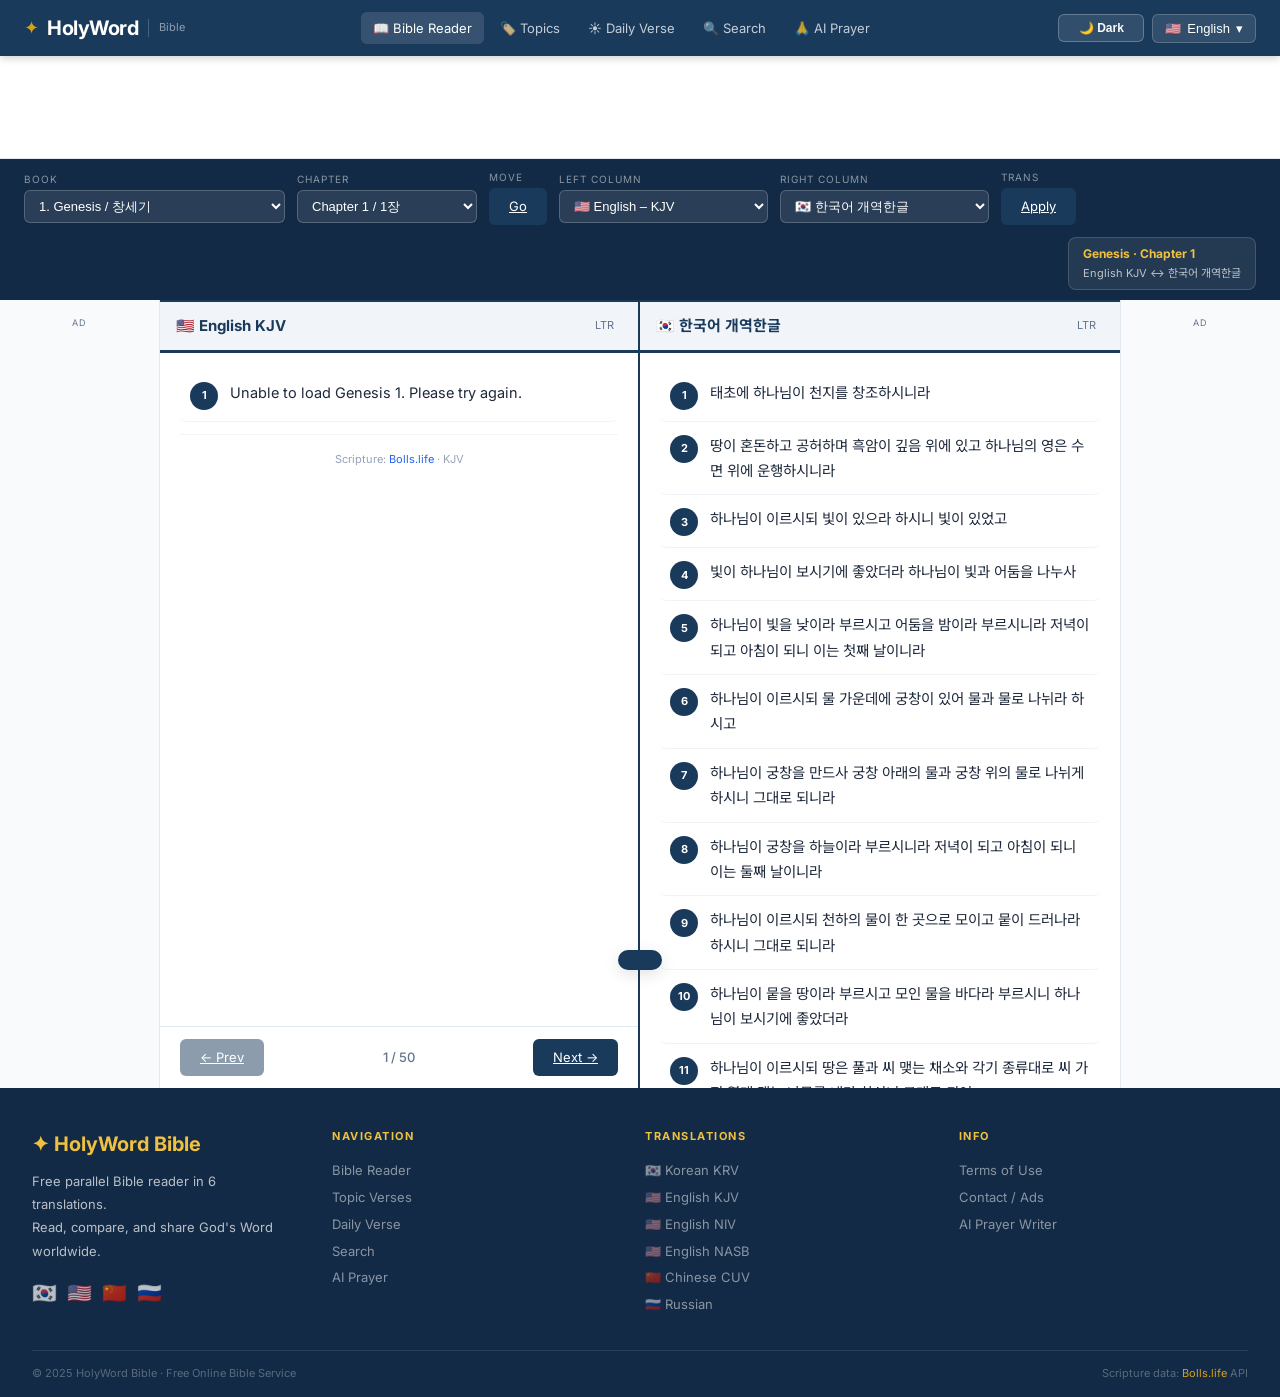
<file: index.html>
<!DOCTYPE html>
<html lang="en">
<head>
<meta charset="UTF-8">
<meta name="viewport" content="width=device-width, initial-scale=1.0">

<!-- SEO: Social share defaults -->
<title>Holyword - 매일 만나는 생명의 말씀</title>
<meta name="description" content="창세기부터 요한계시록까지, 개역개정 성경을 어디서나 편하게 읽으세요.">
<meta name="keywords" content="Bible online free, KJV Bible, NIV Bible, Korean Bible KRV, Chinese Bible CUV, parallel Bible, read Bible online, scripture, holy bible, free bible study">
<meta name="robots" content="index, follow">
<link rel="canonical" href="https://bible2.kingdom2025.com">
<link rel="alternate" hreflang="ko" href="https://bible2.kingdom2025.com/?lang=ko">
<link rel="alternate" hreflang="en" href="https://bible2.kingdom2025.com/?lang=en">
<link rel="alternate" hreflang="x-default" href="https://bible2.kingdom2025.com">

<!-- Open Graph -->
<meta property="og:type" content="website">
<meta property="og:url" content="https://bible2.kingdom2025.com">
<meta property="og:title" content="Holyword - 매일 만나는 생명의 말씀">
<meta property="og:description" content="창세기부터 요한계시록까지, 개역개정 성경을 어디서나 편하게 읽으세요.">
<meta property="og:image" content="https://bible2.kingdom2025.com/public/images/og-image.png">
<meta property="og:locale" content="en_US">
<meta property="og:locale:alternate" content="ko_KR">
<meta property="og:site_name" content="Holyword">

<!-- Twitter Card -->
<meta name="twitter:card" content="summary_large_image">
<meta name="twitter:title" content="Holyword - 매일 만나는 생명의 말씀">
<meta name="twitter:description" content="창세기부터 요한계시록까지, 개역개정 성경을 어디서나 편하게 읽으세요.">
<meta name="twitter:image" content="https://bible2.kingdom2025.com/public/images/og-image.png">

<!-- Pinterest -->
<meta name="pinterest" content="nopin" id="pinterest-meta">

<!-- Fonts -->
<link href="https://fonts.googleapis.com/css2?family=Inter:wght@300;400;500;600;700&family=Noto+Sans+KR:wght@300;400;500;700&family=Noto+Sans+SC&family=Playfair+Display:ital,wght@0,400;0,700;1,400&display=swap" rel="stylesheet">

<!-- AdSense -->
<script async src="https://pagead2.googlesyndication.com/pagead/js/adsbygoogle.js?client=ca-pub-8675368228460145" crossorigin="anonymous"></script>

<link rel="stylesheet" href="css/style.css">

<!-- Structured Data -->
<script type="application/ld+json">
{
  "@context": "https://schema.org",
  "@type": "WebApplication",
  "name": "HolyWord Bible",
  "url": "https://bible2.kingdom2025.com",
  "description": "Free online parallel Bible reader in Korean, English, Chinese and Russian",
  "applicationCategory": "ReligiousApplication",
  "operatingSystem": "Web",
  "offers": {"@type": "Offer", "price": "0", "priceCurrency": "USD"}
}
</script>
</head>
<body>

<!-- ===== HEADER ===== -->
<header class="site-header">
  <a href="index.html" class="logo">
    <span class="logo-cross">✦</span>
    <span class="logo-text">HolyWord</span>
    <span class="logo-sub">Bible</span>
  </a>
  <nav class="header-nav">
    <a href="index.html" class="nav-link active" data-nav-key="reader">📖 Bible Reader</a>
    <a href="pages/topics.html" class="nav-link" data-nav-key="topics">🏷️ Topics</a>
    <a href="pages/daily.html" class="nav-link" data-nav-key="daily">☀️ Daily Verse</a>
    <a href="pages/search.html" class="nav-link" data-nav-key="search">🔍 Search</a>
    <a href="pages/prayer.html" class="nav-link" data-nav-key="prayer">🙏 AI Prayer</a>
  </nav>
  <div class="header-actions">
    <button id="darkModeBtn" class="dark-mode-btn" onclick="toggleDarkMode()" aria-label="Toggle dark mode">🌙 Dark</button>
    <div class="lang-picker">
      <button class="lang-current" onclick="toggleLangMenu()" aria-label="Select language">
        <span id="uiLangFlag">🇺🇸</span>
        <span id="uiLangName">English</span>
        <span>▾</span>
      </button>
      <div class="lang-dropdown" id="langDropdown">
        <button onclick="setUiLang('en')">🇺🇸 English <span class="lang-badge">Interface</span></button>
        <button onclick="setUiLang('ko')">🇰🇷 한국어 <span class="lang-badge">인터페이스</span></button>
      </div>
    </div>
  </div>
</header>

<!-- 상단 광고 (Leaderboard 728x90) -->
<div class="ad-top-bar">
  <div style="width:100%;max-width:728px;min-height:90px;margin:0 auto;">
    <ins class="adsbygoogle"
         style="display:block;width:100%;min-height:90px;"
         data-ad-client="ca-pub-8675368228460145"
         data-ad-slot="2926108557"
         data-ad-format="auto"
         data-full-width-responsive="true"></ins>
    <script>(adsbygoogle = window.adsbygoogle || []).push({});</script>
  </div>
</div>

<!-- ===== CONTROLS BAR ===== -->
<div class="controls-bar" id="controlsBar">
  <div class="ctrl-group">
    <span class="ctrl-label" data-i18n="book">Book</span>
    <select class="ctrl-select" id="bookSelect" onchange="onBookChange()"></select>
  </div>
  <div class="ctrl-group">
    <span class="ctrl-label" data-i18n="chapter">Chapter</span>
    <select class="ctrl-select" id="chapterSelect" onchange="onChapterChange()"></select>
  </div>
  <div class="ctrl-group">
    <span class="ctrl-label">Move</span>
    <a id="chapterGoLink" class="ch-nav-btn" href="#">Go</a>
  </div>
  <div class="ctrl-group">
    <span class="ctrl-label" data-i18n="left">Left Column</span>
        <select class="ctrl-select" id="leftTrans" onchange="onTranslationChange()">
      <option value="RNKSV" selected>🇰🇷 한국어 개역개정</option>
      <option value="KRV">🇰🇷 한국어 개역한글</option>
      <option value="KJV">🇺🇸 English – KJV</option>
      <option value="NIV">🇺🇸 English – NIV</option>
      <option value="NASB">🇺🇸 English – NASB</option>
      <option value="CUV">🇨🇳 中文 – 和合本</option>
      <option value="SYNOD">🇷🇺 Русский – Синодальный</option>
      <option value="TR">🏛️ 헬라어 – TR (신약만)</option>
      <option value="WH">🏛️ 헬라어 – WH (신약만)</option>
      <option value="WLC">✡️ 히브리어 – WLC (구약만)</option>
    </select>
  </div>
  <div class="ctrl-group">
    <span class="ctrl-label" data-i18n="right">Right Column</span>
        <select class="ctrl-select" id="rightTrans" onchange="onTranslationChange()">
      <option value="KJV" selected>🇺🇸 English – KJV</option>
      <option value="NIV">🇺🇸 English – NIV</option>
      <option value="NASB">🇺🇸 English – NASB</option>
      <option value="RNKSV">🇰🇷 한국어 개역개정</option>
      <option value="KRV">🇰🇷 한국어 개역한글</option>
      <option value="CUV">🇨🇳 中文 – 和合本</option>
      <option value="SYNOD">🇷🇺 Русский – Синодальный</option>
      <option value="TR">🏛️ 헬라어 – TR (신약만)</option>
      <option value="WH">🏛️ 헬라어 – WH (신약만)</option>
      <option value="WLC">✡️ 히브리어 – WLC (구약만)</option>
    </select>
  </div>
  <div class="ctrl-group">
    <span class="ctrl-label">Trans</span>
    <a id="translationApplyLink" class="ch-nav-btn" href="#">Apply</a>
  </div>
  <div class="ctrl-info" id="ctrlInfo">
    <strong id="ctrlBookChap">Genesis · Chapter 1</strong><br>
    <span id="ctrlTransInfo" style="font-size:11px;opacity:0.7;"></span>
  </div>
</div>

<!-- ===== MAIN LAYOUT ===== -->
<div class="main-layout">

  <!-- 좌측 Sticky 광고 -->
  <aside class="ad-sidebar">
    <div>
      <div class="ad-label-small">AD</div>
      <ins class="adsbygoogle"
           style="display:block;width:140px;min-height:600px;"
           data-ad-client="ca-pub-8675368228460145"
           data-ad-slot="7174010171"
           data-ad-format="auto"></ins>
      <script>(adsbygoogle = window.adsbygoogle || []).push({});</script>
    </div>
  </aside>

  <!-- 성경 2컬럼 패널 -->
  <div class="bible-panels" style="border-top:2px solid #1a3a5c;">

    <!-- 왼쪽 패널 -->
    <div class="bible-panel">
      <div class="panel-header">
        <span class="panel-lang-name" id="leftPanelName">Korean (KRV)</span>
        <span class="panel-direction" id="leftDir">LTR</span>
      </div>
      <div class="verse-area" id="leftVerses">
        <div class="loading-wrap">
          <div class="spinner"></div>
          <p>Loading scripture...</p>
        </div>
      </div>
      <div class="chapter-nav">
        <a id="prevChapterLink" class="ch-nav-btn" href="#">← Prev</a>
        <span class="ch-nav-info" id="chNavInfo">1 / 50</span>
        <a id="nextChapterLink" class="ch-nav-btn" href="#">Next →</a>
      </div>
    </div>

    <!-- 오른쪽 패널 -->
    <div class="bible-panel">
      <div class="panel-header">
        <span class="panel-lang-name" id="rightPanelName">English (KJV)</span>
        <span class="panel-direction" id="rightDir">LTR</span>
      </div>
      <div class="verse-area" id="rightVerses">
        <div class="loading-wrap">
          <div class="spinner"></div>
          <p>Loading scripture...</p>
        </div>
      </div>
    </div>

  </div><!-- /bible-panels -->

  <!-- 우측 Sticky 광고 -->
  <aside class="ad-sidebar-right">
    <div>
      <div class="ad-label-small">AD</div>
      <ins class="adsbygoogle"
           style="display:block;width:140px;min-height:600px;"
           data-ad-client="ca-pub-8675368228460145"
           data-ad-slot="2500534899"
           data-ad-format="auto"></ins>
      <script>(adsbygoogle = window.adsbygoogle || []).push({});</script>
    </div>
  </aside>

</div><!-- /main-layout -->

<!-- ===== 이미지 카드 공유 모달 ===== -->
<div class="modal-overlay" id="shareModal" style="display:none;" onclick="closeShareModal(event)">
  <div class="modal-box" onclick="event.stopPropagation()">
    <div class="modal-title">
      🖼️ <span data-i18n="share_verse">Share Verse Card</span>
    </div>
    <canvas id="shareCanvas" width="1080" height="1080" style="width:100%;border-radius:8px;margin-bottom:16px;"></canvas>
    <div style="margin-bottom:12px;display:flex;gap:8px;flex-wrap:wrap;">
      <button onclick="changeCardStyle('classic')" style="padding:6px 14px;border:1px solid #e2e8f0;border-radius:6px;font-size:12px;cursor:pointer;">Classic</button>
      <button onclick="changeCardStyle('dark')" style="padding:6px 14px;border:1px solid #e2e8f0;border-radius:6px;font-size:12px;cursor:pointer;">Dark</button>
      <button onclick="changeCardStyle('gold')" style="padding:6px 14px;border:1px solid #e2e8f0;border-radius:6px;font-size:12px;cursor:pointer;">Gold</button>
      <button onclick="changeCardStyle('nature')" style="padding:6px 14px;border:1px solid #e2e8f0;border-radius:6px;font-size:12px;cursor:pointer;">Nature</button>
    </div>
    <div class="share-btns">
      <button class="share-platform-btn btn-fb" onclick="shareTo('facebook')">
        <span class="icon">📘</span>Facebook
      </button>
      <button class="share-platform-btn btn-ig" onclick="shareTo('instagram')">
        <span class="icon">📷</span>Instagram
      </button>
      <button class="share-platform-btn btn-pin" onclick="shareTo('pinterest')">
        <span class="icon">📌</span>Pinterest
      </button>
      <button class="share-platform-btn btn-tw" onclick="shareTo('twitter')">
        <span class="icon">🐦</span>X/Twitter
      </button>
    </div>
    <button class="share-platform-btn btn-dl" onclick="downloadCard()" style="width:100%;margin-bottom:10px;">
      <span class="icon">⬇️</span> Download Image
    </button>
    <button class="modal-close-btn" onclick="closeShareModal()">Close</button>
  </div>
</div>

<!-- ===== FOOTER ===== -->
<footer class="site-footer">
  <div class="footer-inner">
    <div>
      <div class="footer-logo">✦ HolyWord Bible</div>
      <p class="footer-desc">
        Free parallel Bible reader in 6 translations.<br>
        Read, compare, and share God's Word worldwide.
      </p>
      <div style="display:flex;gap:10px;margin-top:14px;flex-wrap:wrap;">
        <span onclick="setLeftTrans('KRV')" title="Korean KRV" style="cursor:pointer;font-size:20px;">🇰🇷</span>
        <span onclick="setLeftTrans('KJV')" title="English KJV" style="cursor:pointer;font-size:20px;">🇺🇸</span>
        <span onclick="setLeftTrans('CUV')" title="Chinese CUV" style="cursor:pointer;font-size:20px;">🇨🇳</span>
        <span onclick="setLeftTrans('SYNOD')" title="Russian" style="cursor:pointer;font-size:20px;">🇷🇺</span>
      </div>
    </div>
    <div class="footer-links-group">
      <div class="footer-col">
        <div class="footer-col-title">Navigation</div>
        <a href="index.html">Bible Reader</a>
        <a href="pages/topics.html">Topic Verses</a>
        <a href="pages/daily.html">Daily Verse</a>
        <a href="pages/search.html">Search</a>
        <a href="pages/prayer.html">AI Prayer</a>
      </div>
      <div class="footer-col">
        <div class="footer-col-title">Translations</div>
        <a href="javascript:void(0)" onclick="setLeftTrans('KRV')">🇰🇷 Korean KRV</a>
        <a href="javascript:void(0)" onclick="setLeftTrans('KJV')">🇺🇸 English KJV</a>
        <a href="javascript:void(0)" onclick="setLeftTrans('NIV')">🇺🇸 English NIV</a>
        <a href="javascript:void(0)" onclick="setLeftTrans('NASB')">🇺🇸 English NASB</a>
        <a href="javascript:void(0)" onclick="setLeftTrans('CUV')">🇨🇳 Chinese CUV</a>
        <a href="javascript:void(0)" onclick="setLeftTrans('SYNOD')">🇷🇺 Russian</a>
      </div>
      <div class="footer-col">
        <div class="footer-col-title">Info</div>
        <a href="pages/terms.html">Terms of Use</a>
        <a href="pages/contact.html">Contact / Ads</a>
        <a href="pages/prayer.html">AI Prayer Writer</a>
      </div>
    </div>
  </div>
  <div class="footer-bottom">
    <span>© 2025 HolyWord Bible · Free Online Bible Service</span>
    <span>Scripture data: <a href="https://bolls.life" target="_blank" rel="noopener" style="color:#d4a017;text-decoration:none;">Bolls.life</a> API</span>
  </div>
</footer>

<div class="toast" id="toast"></div>

<!-- Scripts -->
<script src="js/bible-data.js"></script>
<script src="js/app.js"></script>
</body>
</html>
</file>
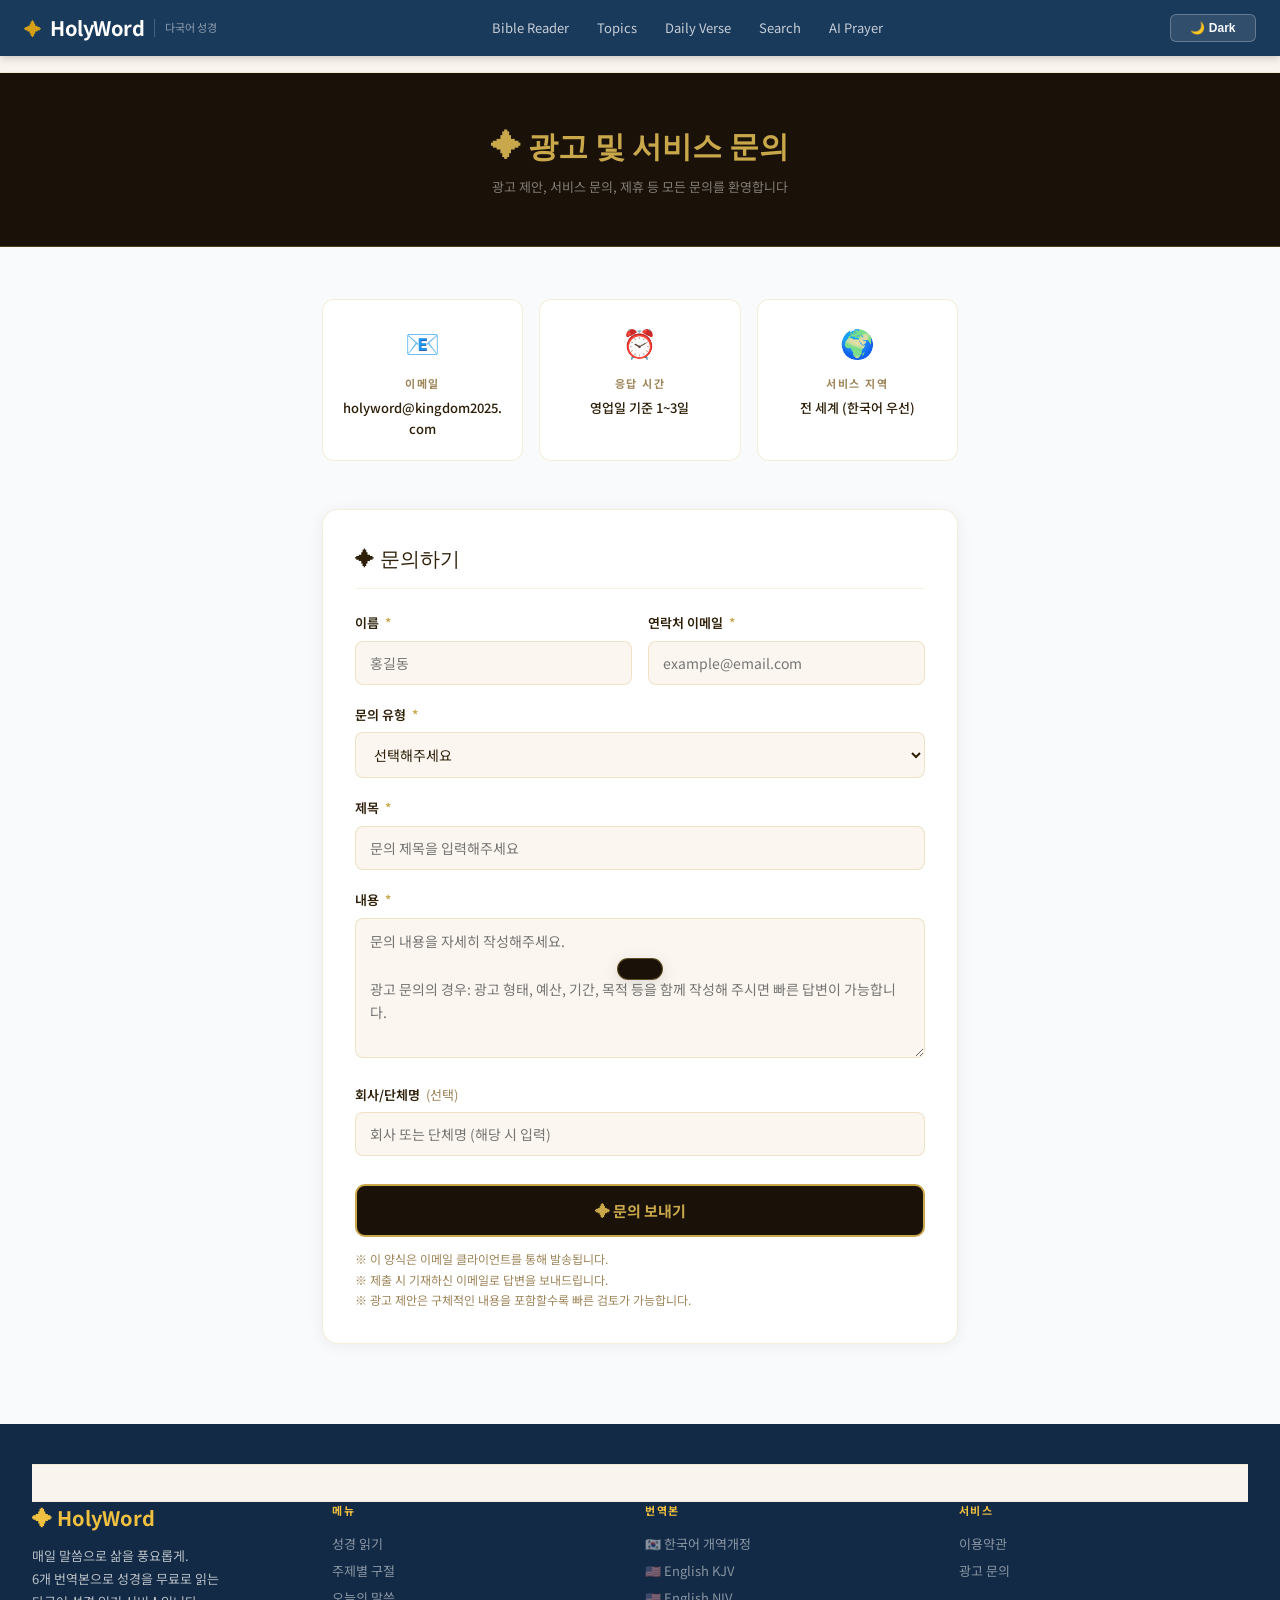
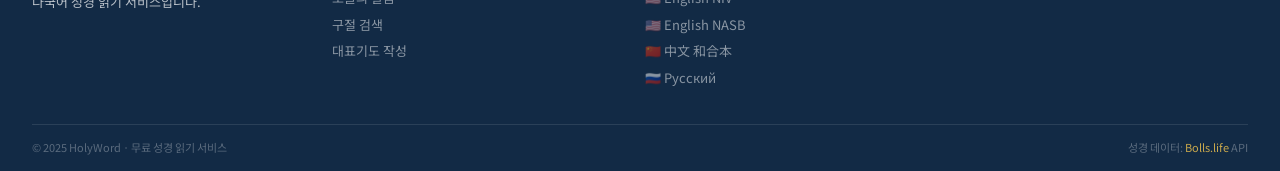
<file: contact.html>
<!DOCTYPE html>
<html lang="ko">
<head>
<meta charset="UTF-8">
<meta name="viewport" content="width=device-width, initial-scale=1.0">
<title>광고 문의 | HolyWord</title>
<link href="https://fonts.googleapis.com/css2?family=Playfair+Display:wght@400;700&family=Noto+Sans+KR:wght@300;400;500;700&display=swap" rel="stylesheet">
<script async src="https://pagead2.googlesyndication.com/pagead/js/adsbygoogle.js?client=ca-pub-8675368228460145" crossorigin="anonymous"></script>
<link rel="stylesheet" href="../css/style.css">
<style>
.contact-hero{background:#1A1208;padding:48px 32px;text-align:center;border-bottom:1px solid rgba(201,168,76,0.3);}
.contact-hero h1{font-family:'Playfair Display',serif;color:#C9A84C;font-size:30px;margin-bottom:8px;}
.contact-hero p{color:rgba(255,255,255,0.45);font-size:13px;}
.contact-wrap{max-width:700px;margin:0 auto;padding:52px 32px 80px;}

/* 정보 카드 */
.info-cards{display:grid;grid-template-columns:repeat(3,1fr);gap:16px;margin-bottom:48px;}
.info-card{background:white;border:1px solid rgba(201,168,76,0.2);border-radius:12px;padding:20px;text-align:center;}
.info-card-icon{font-size:28px;margin-bottom:10px;}
.info-card-title{font-size:11px;color:#9E855A;text-transform:uppercase;letter-spacing:1.5px;margin-bottom:6px;font-weight:700;}
.info-card-val{font-size:13px;color:#2D1F08;font-weight:500;word-break:break-all;}

/* 폼 */
.form-section{background:white;border:1px solid rgba(201,168,76,0.2);border-radius:16px;padding:32px;box-shadow:0 2px 16px rgba(0,0,0,0.06);}
.form-title{font-family:'Playfair Display',serif;font-size:20px;color:#2D1F08;margin-bottom:24px;padding-bottom:14px;border-bottom:1px solid rgba(201,168,76,0.15);}
.form-row{margin-bottom:20px;}
.form-label{display:block;font-size:13px;font-weight:600;color:#2D1F08;margin-bottom:7px;}
.form-label span{color:#C9A84C;margin-left:3px;}
.form-input,.form-select,.form-textarea{
  width:100%;background:#FBF7F0;border:1px solid rgba(201,168,76,0.25);
  border-radius:8px;color:#2D1F08;padding:11px 14px;font-size:14px;
  font-family:'Noto Sans KR',sans-serif;outline:none;transition:border-color 0.2s;
  box-sizing:border-box;
}
.form-input:focus,.form-select:focus,.form-textarea:focus{border-color:#C9A84C;background:white;}
.form-textarea{resize:vertical;min-height:140px;line-height:1.7;}
.form-select option{background:white;color:#2D1F08;}
.form-row-2{display:grid;grid-template-columns:1fr 1fr;gap:16px;}
.submit-btn{
  width:100%;background:#1A1208;color:#C9A84C;border:2px solid #C9A84C;
  padding:14px;border-radius:10px;font-size:15px;font-weight:700;cursor:pointer;
  font-family:'Noto Sans KR',sans-serif;transition:all 0.2s;margin-top:8px;
}
.submit-btn:hover{background:#C9A84C;color:#1A1208;}
.form-notice{font-size:12px;color:#9E855A;margin-top:12px;line-height:1.7;word-break:keep-all;}

/* 완료 메시지 */
.success-msg{
  display:none;text-align:center;padding:48px 24px;
  background:#FBF7F0;border-radius:12px;border:1px solid rgba(201,168,76,0.2);
}
.success-msg.show{display:block;}
.success-icon{font-size:48px;margin-bottom:16px;}
.success-title{font-family:'Playfair Display',serif;font-size:22px;color:#C9A84C;margin-bottom:10px;}
.success-desc{font-size:14px;color:#6B5735;line-height:1.7;}

.toast{position:fixed;bottom:-80px;left:50%;transform:translateX(-50%);background:#1A1208;color:#C9A84C;padding:10px 22px;border-radius:24px;font-size:13px;border:1px solid rgba(201,168,76,0.4);transition:bottom 0.3s;z-index:9999;white-space:nowrap;font-family:'Noto Sans KR',sans-serif;}
.toast.show{bottom:30px;}

@media(max-width:600px){
  .info-cards{grid-template-columns:1fr;}
  .form-row-2{grid-template-columns:1fr;}
}
</style>
</head>
<body>

<header class="site-header">
  <div class="header-inner">
    <a href="../index.html" class="logo">
      <span class="logo-cross">✦</span>
      <span class="logo-text">HolyWord</span>
      <span class="logo-sub">다국어 성경</span>
    </a>
    <nav class="header-nav">
      <a href="../index.html" class="nav-link">성경 읽기</a>
      <a href="topics.html" class="nav-link">주제별 구절</a>
      <a href="daily.html" class="nav-link">오늘의 말씀</a>
      <a href="search.html" class="nav-link">구절 검색</a>
      <a href="prayer.html" class="nav-link">대표기도 작성</a>
    </nav>
  </div>
</header>

<!-- 상단 광고 -->
<div style="text-align:center;padding:8px 0;background:#F9F5EE;border-bottom:1px solid rgba(201,168,76,0.15);">
  <ins class="adsbygoogle" style="display:block"
       data-ad-client="ca-pub-8675368228460145"
       data-ad-slot="2926108557"
       data-ad-format="auto"
       data-full-width-responsive="true"></ins>
  <script>(adsbygoogle = window.adsbygoogle || []).push({});</script>
</div>

<div class="contact-hero">
  <h1>✦ 광고 및 서비스 문의</h1>
  <p>광고 제안, 서비스 문의, 제휴 등 모든 문의를 환영합니다</p>
</div>

<div class="contact-wrap">

  <!-- 안내 카드 -->
  <div class="info-cards">
    <div class="info-card">
      <div class="info-card-icon">📧</div>
      <div class="info-card-title">이메일</div>
      <div class="info-card-val">holyword@kingdom2025.com</div>
    </div>
    <div class="info-card">
      <div class="info-card-icon">⏰</div>
      <div class="info-card-title">응답 시간</div>
      <div class="info-card-val">영업일 기준 1~3일</div>
    </div>
    <div class="info-card">
      <div class="info-card-icon">🌍</div>
      <div class="info-card-title">서비스 지역</div>
      <div class="info-card-val">전 세계 (한국어 우선)</div>
    </div>
  </div>

  <!-- 중간 광고 -->
  <div style="margin-bottom:32px;text-align:center;">
    <ins class="adsbygoogle" style="display:block"
         data-ad-client="ca-pub-8675368228460145"
         data-ad-slot="2240680444"
         data-ad-format="auto"
         data-full-width-responsive="true"></ins>
    <script>(adsbygoogle = window.adsbygoogle || []).push({});</script>
  </div>

  <!-- 문의 폼 -->
  <div class="form-section" id="formSection">
    <div class="form-title">✦ 문의하기</div>

    <div class="form-row-2">
      <div class="form-row">
        <label class="form-label">이름 <span>*</span></label>
        <input type="text" class="form-input" id="fName" placeholder="홍길동">
      </div>
      <div class="form-row">
        <label class="form-label">연락처 이메일 <span>*</span></label>
        <input type="email" class="form-input" id="fEmail" placeholder="example@email.com">
      </div>
    </div>

    <div class="form-row">
      <label class="form-label">문의 유형 <span>*</span></label>
      <select class="form-select" id="fType">
        <option value="">선택해주세요</option>
        <option value="ad_propose">광고 제안</option>
        <option value="ad_inquiry">광고 문의</option>
        <option value="partnership">제휴 / 협업</option>
        <option value="service">서비스 문의</option>
        <option value="error">오류 신고</option>
        <option value="other">기타</option>
      </select>
    </div>

    <div class="form-row">
      <label class="form-label">제목 <span>*</span></label>
      <input type="text" class="form-input" id="fSubject" placeholder="문의 제목을 입력해주세요">
    </div>

    <div class="form-row">
      <label class="form-label">내용 <span>*</span></label>
      <textarea class="form-textarea" id="fContent"
        placeholder="문의 내용을 자세히 작성해주세요.&#10;&#10;광고 문의의 경우: 광고 형태, 예산, 기간, 목적 등을 함께 작성해 주시면 빠른 답변이 가능합니다."></textarea>
    </div>

    <div class="form-row">
      <label class="form-label">회사/단체명 <span style="color:#9E855A;font-weight:400;">(선택)</span></label>
      <input type="text" class="form-input" id="fCompany" placeholder="회사 또는 단체명 (해당 시 입력)">
    </div>

    <button class="submit-btn" onclick="submitForm()">✦ 문의 보내기</button>

    <p class="form-notice">
      ※ 이 양식은 이메일 클라이언트를 통해 발송됩니다.<br>
      ※ 제출 시 기재하신 이메일로 답변을 보내드립니다.<br>
      ※ 광고 제안은 구체적인 내용을 포함할수록 빠른 검토가 가능합니다.
    </p>
  </div>

  <!-- 완료 메시지 -->
  <div class="success-msg" id="successMsg">
    <div class="success-icon">✉️</div>
    <div class="success-title">문의가 전송되었습니다!</div>
    <p class="success-desc">
      소중한 문의 감사합니다.<br>
      영업일 기준 1~3일 내에 이메일로 답변드리겠습니다.<br><br>
      <a href="../index.html" style="color:#C9A84C;text-decoration:none;font-weight:700;">← 성경 읽기로 돌아가기</a>
    </p>
  </div>

</div>

<footer class="site-footer">

  <!-- 푸터 상단 디스플레이 광고 (중간 위치) -->
  <div style="padding:18px 32px;background:#F9F5EE;border-top:1px solid rgba(201,168,76,0.15);border-bottom:1px solid rgba(201,168,76,0.1);text-align:center;">
    <ins class="adsbygoogle"
         style="display:block"
         data-ad-client="ca-pub-8675368228460145"
         data-ad-slot="4520193575"
         data-ad-format="auto"
         data-full-width-responsive="true"></ins>
    <script>(adsbygoogle = window.adsbygoogle || []).push({});</script>
  </div>

  <div class="footer-inner">

    <!-- 브랜드 -->
    <div class="footer-brand">
      <div class="footer-logo">✦ HolyWord</div>
      <p class="footer-desc">
        매일 말씀으로 삶을 풍요롭게.<br>
        6개 번역본으로 성경을 무료로 읽는<br>
        다국어 성경 읽기 서비스입니다.
      </p>
    </div>

    <div class="footer-links-group">

      <!-- 메뉴 -->
      <div class="footer-col">
        <div class="footer-col-title">메뉴</div>
        <a href="../index.html">성경 읽기</a>
        <a href="topics.html">주제별 구절</a>
        <a href="daily.html">오늘의 말씀</a>
        <a href="search.html">구절 검색</a>
        <a href="prayer.html">대표기도 작성</a>
      </div>

      <!-- 번역본 -->
      <div class="footer-col">
        <div class="footer-col-title">번역본</div>
        <a href="../index.html?lang=KRV">🇰🇷 한국어 개역개정</a>
        <a href="../index.html?lang=KJV">🇺🇸 English KJV</a>
        <a href="../index.html?lang=NIV">🇺🇸 English NIV</a>
        <a href="../index.html?lang=NASB">🇺🇸 English NASB</a>
        <a href="../index.html?lang=CUV">🇨🇳 中文 和合本</a>
        <a href="../index.html?lang=SYNOD">🇷🇺 Русский</a>
      </div>

      <!-- 서비스 -->
      <div class="footer-col">
        <div class="footer-col-title">서비스</div>
        <a href="terms.html">이용약관</a>
        <a href="contact.html">광고 문의</a>
      </div>

    </div>
  </div>

  <div class="footer-bottom">
    <span>© 2025 HolyWord · 무료 성경 읽기 서비스</span>
    <span>성경 데이터: <a href="https://bolls.life" target="_blank" rel="noopener" style="color:#C9A84C;text-decoration:none;">Bolls.life</a> API</span>
  </div>
</footer>

<div class="toast" id="toast"></div>

<script>
function submitForm() {
  const name    = document.getElementById('fName').value.trim();
  const email   = document.getElementById('fEmail').value.trim();
  const type    = document.getElementById('fType').value;
  const subject = document.getElementById('fSubject').value.trim();
  const content = document.getElementById('fContent').value.trim();
  const company = document.getElementById('fCompany').value.trim();

  if (!name)    { showToast('이름을 입력해주세요'); return; }
  if (!email || !email.includes('@')) { showToast('올바른 이메일을 입력해주세요'); return; }
  if (!type)    { showToast('문의 유형을 선택해주세요'); return; }
  if (!subject) { showToast('제목을 입력해주세요'); return; }
  if (!content || content.length < 10) { showToast('내용을 10자 이상 입력해주세요'); return; }

  // mailto 링크로 이메일 발송
  const typeLabels = {
    ad_propose: '광고 제안', ad_inquiry: '광고 문의',
    partnership: '제휴/협업', service: '서비스 문의',
    error: '오류 신고', other: '기타'
  };
  const bodyText = [
    `[문의 유형] ${typeLabels[type] || type}`,
    `[이름] ${name}`,
    `[이메일] ${email}`,
    company ? `[회사/단체] ${company}` : '',
    '',
    `[내용]`,
    content,
    '',
    '---',
    'HolyWord 문의 양식을 통해 발송된 메일입니다.',
    'https://bible2.kingdom2025.com'
  ].filter(Boolean).join('\n');

  const mailtoLink = `mailto:holyword@kingdom2025.com?subject=${encodeURIComponent('[HolyWord] ' + subject)}&body=${encodeURIComponent(bodyText)}`;
  window.location.href = mailtoLink;

  // 완료 화면 표시
  setTimeout(() => {
    document.getElementById('formSection').style.display = 'none';
    document.getElementById('successMsg').classList.add('show');
  }, 500);
}

function showToast(msg) {
  const t = document.getElementById('toast');
  t.textContent = msg;
  t.classList.add('show');
  setTimeout(() => t.classList.remove('show'), 2500);
}
</script>
<script src="js/theme.js"></script>
</body>
</html>
</file>
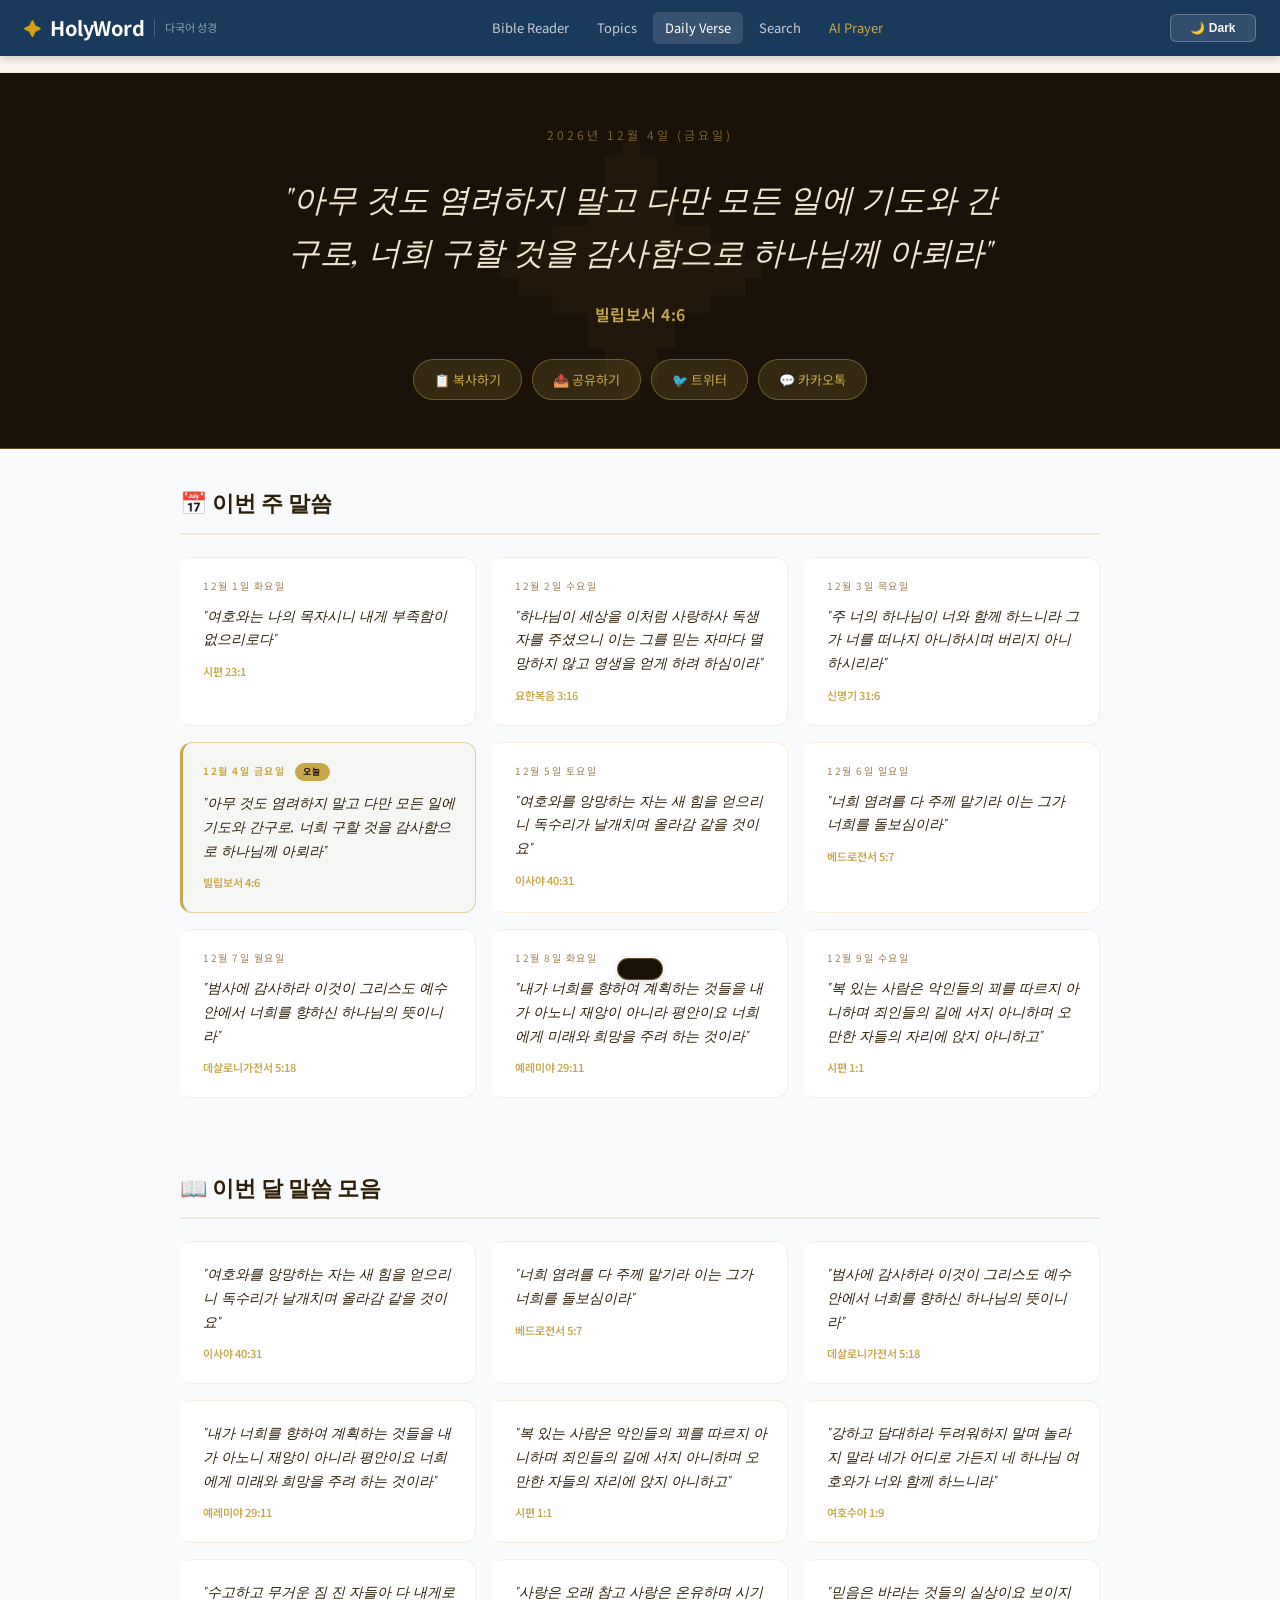
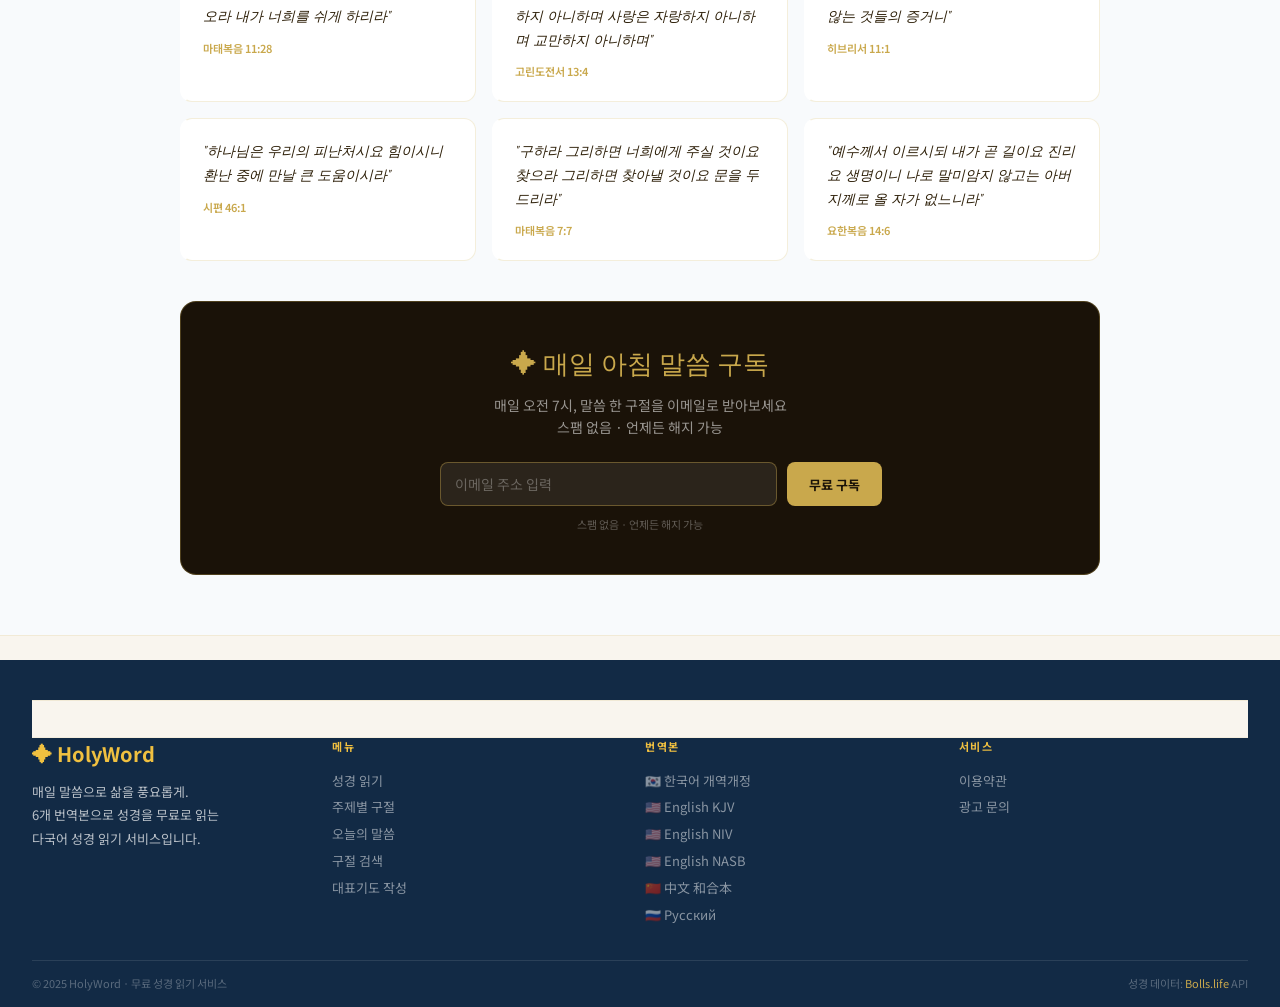
<file: daily.html>
<!DOCTYPE html>
<html lang="ko">
<head>
<meta charset="UTF-8">
<meta name="viewport" content="width=device-width, initial-scale=1.0">
<meta name="description" content="오늘의 성경 말씀 - 매일 새로운 성경 구절로 하루를 시작하세요. 이번 주 말씀 모음.">
<meta name="keywords" content="오늘의말씀,성경구절,매일말씀,하루한말씀,이번주말씀">
<title>오늘의 말씀 | HolyWord 성경</title>
<link href="https://fonts.googleapis.com/css2?family=Playfair+Display:ital,wght@0,400;0,600;0,700;1,400;1,600&family=Noto+Sans+KR:wght@300;400;500;700&display=swap" rel="stylesheet">
<script async src="https://pagead2.googlesyndication.com/pagead/js/adsbygoogle.js?client=ca-pub-8675368228460145" crossorigin="anonymous"></script>
<link rel="stylesheet" href="../css/style.css">
<style>
*{box-sizing:border-box;}

/* 3단 레이아웃 */
.page-wrap{display:grid;grid-template-columns:160px 1fr 160px;max-width:1400px;margin:0 auto;min-height:80vh;}
.side-ad{padding:20px 8px;position:sticky;top:70px;height:fit-content;text-align:center;}
.daily-main{padding:0 20px 60px;}

/* 히어로 */
.daily-hero{
  background:#1A1208;
  border-bottom:1px solid rgba(201,168,76,0.4);
  padding:52px 32px 48px;
  text-align:center;
  position:relative;
  overflow:hidden;
}
.daily-hero::before{
  content:'✦';
  position:absolute;
  font-size:280px;
  color:rgba(201,168,76,0.04);
  top:50%;left:50%;
  transform:translate(-50%,-50%);
  pointer-events:none;
}
.daily-date-label{
  font-size:12px;
  color:rgba(201,168,76,0.55);
  text-transform:uppercase;
  letter-spacing:3px;
  margin-bottom:28px;
  font-family:'Noto Sans KR',sans-serif;
}
.daily-verse-big{
  font-family:'Playfair Display',serif;
  font-size:clamp(20px,3.5vw,32px);
  color:#F0E6D0;
  line-height:1.65;
  max-width:740px;
  margin:0 auto 24px;
  font-style:italic;
}
.daily-ref-big{
  font-size:16px;
  color:#C9A84C;
  font-weight:600;
  margin-bottom:32px;
  font-family:'Noto Sans KR',sans-serif;
  letter-spacing:0.5px;
}
.share-row{
  display:flex;
  gap:10px;
  flex-wrap:wrap;
  justify-content:center;
}
.share-btn-hero{
  background:rgba(201,168,76,0.15);
  border:1px solid rgba(201,168,76,0.4);
  color:#C9A84C;
  padding:10px 20px;
  border-radius:24px;
  font-size:13px;
  cursor:pointer;
  transition:all 0.2s;
  font-family:'Noto Sans KR',sans-serif;
}
.share-btn-hero:hover{background:#C9A84C;color:#1A1208;}

/* 섹션 */
.section-wrap{padding:36px 0 0;}
.section-hd{
  display:flex;
  align-items:center;
  gap:10px;
  margin-bottom:22px;
  padding-bottom:12px;
  border-bottom:2px solid rgba(201,168,76,0.2);
}
.section-hd h2{
  font-family:'Playfair Display',serif;
  font-size:22px;
  color:#2D1F08;
  font-weight:700;
}

/* 말씀 카드 그리드 — 3열 */
.week-grid{
  display:grid;
  grid-template-columns:repeat(3,1fr);
  gap:16px;
  margin-bottom:36px;
}
.week-card{
  background:white;
  border:1px solid rgba(201,168,76,0.2);
  border-radius:12px;
  padding:20px;
  transition:all 0.2s;
  cursor:pointer;
  border-left:3px solid transparent;
  position:relative;
}
.week-card:hover{border-color:rgba(201,168,76,0.4);border-left-color:#C9A84C;box-shadow:0 4px 16px rgba(0,0,0,0.08);transform:translateY(-1px);}
.week-card.today{border-color:rgba(201,168,76,0.5);border-left-color:#C9A84C;background:rgba(201,168,76,0.04);}
.wc-day{font-size:10px;color:#9E855A;text-transform:uppercase;letter-spacing:1.5px;margin-bottom:10px;font-family:'Noto Sans KR',sans-serif;}
.wc-day.today-lbl{color:#C9A84C;font-weight:700;}
.wc-today-badge{
  display:inline-block;
  background:#C9A84C;
  color:#1A1208;
  font-size:9px;
  font-weight:700;
  padding:2px 8px;
  border-radius:10px;
  margin-left:6px;
  font-family:'Noto Sans KR',sans-serif;
}
.wc-text{
  font-family:'Playfair Display',serif;
  font-size:14px;
  color:#2D1F08;
  line-height:1.7;
  font-style:italic;
  margin-bottom:12px;
}
.wc-ref{font-size:11px;color:#C9A84C;font-weight:600;font-family:'Noto Sans KR',sans-serif;}
.wc-copy{
  position:absolute;
  top:12px;right:12px;
  background:#F5EFE5;
  border:1px solid rgba(201,168,76,0.3);
  border-radius:5px;
  padding:3px 8px;
  font-size:10px;
  cursor:pointer;
  color:#6B5735;
  opacity:0;
  transition:opacity 0.2s;
  font-family:'Noto Sans KR',sans-serif;
}
.week-card:hover .wc-copy{opacity:1;}
.wc-copy:hover{background:#C9A84C;color:#1A1208;}

/* 중간 광고 */
.mid-ad{margin:28px 0;text-align:center;}

/* 뉴스레터 */
.newsletter-section{
  background:#1A1208;
  border-radius:16px;
  padding:40px 32px;
  text-align:center;
  margin-top:40px;
  border:1px solid rgba(201,168,76,0.3);
}
.nl-title{font-family:'Playfair Display',serif;font-size:26px;color:#C9A84C;margin-bottom:10px;}
.nl-desc{color:rgba(255,255,255,0.55);font-size:14px;margin-bottom:24px;line-height:1.6;}
.nl-form{display:flex;gap:10px;max-width:400px;margin:0 auto;}
.nl-input{
  flex:1;
  background:rgba(255,255,255,0.08);
  border:1px solid rgba(201,168,76,0.4);
  border-radius:8px;
  color:white;
  padding:11px 14px;
  font-size:14px;
  font-family:'Noto Sans KR',sans-serif;
  outline:none;
}
.nl-input::placeholder{color:rgba(255,255,255,0.3);}
.nl-input:focus{border-color:#C9A84C;}
.nl-btn{
  background:#C9A84C;
  color:#1A1208;
  border:none;
  padding:11px 22px;
  border-radius:8px;
  font-size:13px;
  font-weight:700;
  cursor:pointer;
  font-family:'Noto Sans KR',sans-serif;
  white-space:nowrap;
}
.nl-btn:hover{background:#9A7A2E;}
.nl-note{font-size:11px;color:rgba(255,255,255,0.3);margin-top:10px;}

/* toast */
.toast{position:fixed;bottom:-80px;left:50%;transform:translateX(-50%);background:#1A1208;color:#C9A84C;padding:10px 22px;border-radius:24px;font-size:13px;border:1px solid rgba(201,168,76,0.4);transition:bottom 0.3s;z-index:9999;white-space:nowrap;font-family:'Noto Sans KR',sans-serif;}
.toast.show{bottom:30px;}

/* 반응형 */
@media(max-width:1100px){.page-wrap{grid-template-columns:130px 1fr 130px;}}
@media(max-width:860px){.page-wrap{grid-template-columns:1fr;}.side-ad{display:none;}.week-grid{grid-template-columns:repeat(2,1fr);}}
@media(max-width:560px){.week-grid{grid-template-columns:1fr;}.nl-form{flex-direction:column;}}
</style>
</head>
<body>

<header class="site-header">
  <div class="header-inner">
    <a href="../index.html" class="logo">
      <span class="logo-cross">✦</span>
      <span class="logo-text">HolyWord</span>
      <span class="logo-sub">다국어 성경</span>
    </a>
    <nav class="header-nav">
      <a href="../index.html" class="nav-link">성경 읽기</a>
      <a href="topics.html" class="nav-link">주제별 구절</a>
      <a href="daily.html" class="nav-link active">오늘의 말씀</a>
      <a href="search.html" class="nav-link">구절 검색</a>
          <a href="prayer.html" class="nav-link" style="color:#C9A84C;">대표기도 작성</a>
    </nav>
  </div>
</header>

<!-- 상단 자동 광고 -->
<div style="text-align:center;padding:8px 0;background:#F9F5EE;border-bottom:1px solid rgba(201,168,76,0.15);">
  <ins class="adsbygoogle" style="display:block"
       data-ad-client="ca-pub-8675368228460145"
       data-ad-slot="2926108557"
       data-ad-format="auto"
       data-full-width-responsive="true"></ins>
  <script>(adsbygoogle = window.adsbygoogle || []).push({});</script>
</div>

<!-- 오늘의 말씀 히어로 -->
<div class="daily-hero">
  <div class="daily-date-label" id="todayDateLabel"></div>
  <div class="daily-verse-big" id="todayVerseBig"></div>
  <div class="daily-ref-big" id="todayRefBig"></div>
  <div class="share-row">
    <button class="share-btn-hero" onclick="copyToday()">📋 복사하기</button>
    <button class="share-btn-hero" onclick="shareToday()">📤 공유하기</button>
    <button class="share-btn-hero" onclick="shareTwitter()">🐦 트위터</button>
    <button class="share-btn-hero" onclick="shareKakao()">💬 카카오톡</button>
  </div>
</div>

<!-- 3단 레이아웃 -->
<div class="page-wrap">

  <!-- 좌측 광고 -->
  <aside class="side-ad">
    <ins class="adsbygoogle"
         style="display:block;width:150px;min-height:500px;"
         data-ad-client="ca-pub-8675368228460145"
         data-ad-slot="7174010171"
         data-ad-format="auto"></ins>
    <script>(adsbygoogle = window.adsbygoogle || []).push({});</script>
  </aside>

  <!-- 메인 콘텐츠 -->
  <main class="daily-main">

    <!-- 이번 주 말씀 -->
    <div class="section-wrap">
      <div class="section-hd">
        <h2>📅 이번 주 말씀</h2>
      </div>
      <div class="week-grid" id="weekGrid"></div>
    </div>

    <!-- 중간 광고 -->
    <div class="mid-ad">
      <ins class="adsbygoogle" style="display:block"
           data-ad-client="ca-pub-8675368228460145"
           data-ad-slot="2240680444"
           data-ad-format="auto"
           data-full-width-responsive="true"></ins>
      <script>(adsbygoogle = window.adsbygoogle || []).push({});</script>
    </div>

    <!-- 이번 달 말씀 (3의 배수, 6개씩) -->
    <div class="section-wrap">
      <div class="section-hd">
        <h2>📖 이번 달 말씀 모음</h2>
      </div>
      <div class="week-grid" id="monthGrid"></div>
    </div>

    <!-- 중간 광고 2 -->
    <div class="mid-ad">
      <ins class="adsbygoogle" style="display:block"
           data-ad-client="ca-pub-8675368228460145"
           data-ad-slot="4520193575"
             data-full-width-responsive="true"
           data-ad-format="auto"></ins>
      <script>(adsbygoogle = window.adsbygoogle || []).push({});</script>
    </div>

    <!-- 뉴스레터 -->
    <div class="newsletter-section">
      <div class="nl-title">✦ 매일 아침 말씀 구독</div>
      <p class="nl-desc">매일 오전 7시, 말씀 한 구절을 이메일로 받아보세요<br>스팸 없음 · 언제든 해지 가능</p>
      <div class="nl-form">
        <input type="email" class="nl-input" id="nlEmail" placeholder="이메일 주소 입력">
        <button class="nl-btn" onclick="subscribe()">무료 구독</button>
      </div>
      <div class="nl-note">스팸 없음 · 언제든 해지 가능</div>
    </div>

  </main>

  <!-- 우측 광고 -->
  <aside class="side-ad">
    <ins class="adsbygoogle"
         style="display:block;width:150px;min-height:500px;"
         data-ad-client="ca-pub-8675368228460145"
         data-ad-slot="2500534899"
         data-ad-format="auto"></ins>
    <script>(adsbygoogle = window.adsbygoogle || []).push({});</script>
  </aside>

</div>

<!-- 하단 자동 광고 -->
<div style="text-align:center;padding:12px 0;background:#F9F5EE;border-top:1px solid rgba(201,168,76,0.15);">
  <ins class="adsbygoogle" style="display:block"
       data-ad-client="ca-pub-8675368228460145"
       data-ad-slot="4520193575"
             data-full-width-responsive="true"
       data-ad-format="auto"></ins>
  <script>(adsbygoogle = window.adsbygoogle || []).push({});</script>
</div>

<footer class="site-footer">

  <!-- 푸터 상단 디스플레이 광고 (중간 위치) -->
  <div style="padding:18px 32px;background:#F9F5EE;border-top:1px solid rgba(201,168,76,0.15);border-bottom:1px solid rgba(201,168,76,0.1);text-align:center;">
    <ins class="adsbygoogle"
         style="display:block"
         data-ad-client="ca-pub-8675368228460145"
         data-ad-slot="4520193575"
         data-ad-format="auto"
         data-full-width-responsive="true"></ins>
    <script>(adsbygoogle = window.adsbygoogle || []).push({});</script>
  </div>

  <div class="footer-inner">

    <!-- 브랜드 -->
    <div class="footer-brand">
      <div class="footer-logo">✦ HolyWord</div>
      <p class="footer-desc">
        매일 말씀으로 삶을 풍요롭게.<br>
        6개 번역본으로 성경을 무료로 읽는<br>
        다국어 성경 읽기 서비스입니다.
      </p>
    </div>

    <div class="footer-links-group">

      <!-- 메뉴 -->
      <div class="footer-col">
        <div class="footer-col-title">메뉴</div>
        <a href="../index.html">성경 읽기</a>
        <a href="topics.html">주제별 구절</a>
        <a href="daily.html">오늘의 말씀</a>
        <a href="search.html">구절 검색</a>
        <a href="prayer.html">대표기도 작성</a>
      </div>

      <!-- 번역본 -->
      <div class="footer-col">
        <div class="footer-col-title">번역본</div>
        <a href="../index.html?lang=KRV">🇰🇷 한국어 개역개정</a>
        <a href="../index.html?lang=KJV">🇺🇸 English KJV</a>
        <a href="../index.html?lang=NIV">🇺🇸 English NIV</a>
        <a href="../index.html?lang=NASB">🇺🇸 English NASB</a>
        <a href="../index.html?lang=CUV">🇨🇳 中文 和合本</a>
        <a href="../index.html?lang=SYNOD">🇷🇺 Русский</a>
      </div>

      <!-- 서비스 -->
      <div class="footer-col">
        <div class="footer-col-title">서비스</div>
        <a href="terms.html">이용약관</a>
        <a href="contact.html">광고 문의</a>
      </div>

    </div>
  </div>

  <div class="footer-bottom">
    <span>© 2025 HolyWord · 무료 성경 읽기 서비스</span>
    <span>성경 데이터: <a href="https://bolls.life" target="_blank" rel="noopener" style="color:#C9A84C;text-decoration:none;">Bolls.life</a> API</span>
  </div>
</footer>

<div class="toast" id="toast"></div>

<script>
// ===== 개역개정 말씀 풀 데이터 (30개 — 3의 배수) =====
const ALL_VERSES = [
  {v:'내게 능력 주시는 자 안에서 내가 모든 것을 할 수 있느니라',r:'빌립보서 4:13'},
  {v:'여호와는 나의 목자시니 내게 부족함이 없으리로다',r:'시편 23:1'},
  {v:'하나님이 세상을 이처럼 사랑하사 독생자를 주셨으니 이는 그를 믿는 자마다 멸망하지 않고 영생을 얻게 하려 하심이라',r:'요한복음 3:16'},
  {v:'주 너의 하나님이 너와 함께 하느니라 그가 너를 떠나지 아니하시며 버리지 아니하시리라',r:'신명기 31:6'},
  {v:'아무 것도 염려하지 말고 다만 모든 일에 기도와 간구로, 너희 구할 것을 감사함으로 하나님께 아뢰라',r:'빌립보서 4:6'},
  {v:'여호와를 앙망하는 자는 새 힘을 얻으리니 독수리가 날개치며 올라감 같을 것이요',r:'이사야 40:31'},
  {v:'너희 염려를 다 주께 맡기라 이는 그가 너희를 돌보심이라',r:'베드로전서 5:7'},
  {v:'범사에 감사하라 이것이 그리스도 예수 안에서 너희를 향하신 하나님의 뜻이니라',r:'데살로니가전서 5:18'},
  {v:'내가 너희를 향하여 계획하는 것들을 내가 아노니 재앙이 아니라 평안이요 너희에게 미래와 희망을 주려 하는 것이라',r:'예레미야 29:11'},
  {v:'복 있는 사람은 악인들의 꾀를 따르지 아니하며 죄인들의 길에 서지 아니하며 오만한 자들의 자리에 앉지 아니하고',r:'시편 1:1'},
  {v:'강하고 담대하라 두려워하지 말며 놀라지 말라 네가 어디로 가든지 네 하나님 여호와가 너와 함께 하느니라',r:'여호수아 1:9'},
  {v:'수고하고 무거운 짐 진 자들아 다 내게로 오라 내가 너희를 쉬게 하리라',r:'마태복음 11:28'},
  {v:'사랑은 오래 참고 사랑은 온유하며 시기하지 아니하며 사랑은 자랑하지 아니하며 교만하지 아니하며',r:'고린도전서 13:4'},
  {v:'믿음은 바라는 것들의 실상이요 보이지 않는 것들의 증거니',r:'히브리서 11:1'},
  {v:'하나님은 우리의 피난처시요 힘이시니 환난 중에 만날 큰 도움이시라',r:'시편 46:1'},
  {v:'구하라 그리하면 너희에게 주실 것이요 찾으라 그리하면 찾아낼 것이요 문을 두드리라',r:'마태복음 7:7'},
  {v:'예수께서 이르시되 내가 곧 길이요 진리요 생명이니 나로 말미암지 않고는 아버지께로 올 자가 없느니라',r:'요한복음 14:6'},
  {v:'그리하면 모든 지각에 뛰어난 하나님의 평강이 그리스도 예수 안에서 너희 마음과 생각을 지키시리라',r:'빌립보서 4:7'},
  {v:'두려워하지 말라 내가 너와 함께 함이라 놀라지 말라 나는 네 하나님이 됨이라',r:'이사야 41:10'},
  {v:'그는 마음이 상한 자를 고치시며 그들의 상처를 싸매시는도다',r:'시편 147:3'},
  {v:'우리가 알거니와 하나님을 사랑하는 자 곧 그의 뜻대로 부르심을 입은 자들에게는 모든 것이 합력하여 선을 이루느니라',r:'로마서 8:28'},
  {v:'새 계명을 너희에게 주노니 서로 사랑하라 내가 너희를 사랑한 것 같이 너희도 서로 사랑하라',r:'요한복음 13:34'},
  {v:'쉬지 말고 기도하라',r:'데살로니가전서 5:17'},
  {v:'여호와를 경외하는 것이 지혜의 근본이라 거룩하신 자를 아는 것이 명철이니라',r:'잠언 9:10'},
  {v:'내가 확신하노니 사망이나 생명이나 어떤 피조물이라도 우리를 우리 주 그리스도 예수 안에 있는 하나님의 사랑에서 끊을 수 없으리라',r:'로마서 8:38-39'},
  {v:'오직 성령의 열매는 사랑과 희락과 화평과 오래 참음과 자비와 양선과 충성과',r:'갈라디아서 5:22'},
  {v:'태초에 하나님이 천지를 창조하시니라',r:'창세기 1:1'},
  {v:'그가 찔림은 우리의 허물 때문이요 그가 상함은 우리의 죄악 때문이라 그가 채찍에 맞으므로 우리는 나음을 받았도다',r:'이사야 53:5'},
  {v:'하나님이 우리에게 주신 것은 두려워하는 마음이 아니요 오직 능력과 사랑과 절제하는 마음이니',r:'디모데후서 1:7'},
  {v:'내가 세상 끝날까지 너희와 항상 함께 있으리라',r:'마태복음 28:20'},
];

const DAYS_KO = ['일','월','화','수','목','금','토'];
const MONTHS_KO = ['1월','2월','3월','4월','5월','6월','7월','8월','9월','10월','11월','12월'];

function formatDate(d) {
  return `${d.getFullYear()}년 ${MONTHS_KO[d.getMonth()]} ${d.getDate()}일 (${DAYS_KO[d.getDay()]}요일)`;
}

function init() {
  const now = new Date();
  const todayIdx = now.getDate() % ALL_VERSES.length;
  const today = ALL_VERSES[todayIdx];
  window._today = today;

  // 히어로
  document.getElementById('todayDateLabel').textContent = formatDate(now);
  document.getElementById('todayVerseBig').textContent = `"${today.v}"`;
  document.getElementById('todayRefBig').textContent = today.r;

  // 이번 주 말씀 (7일 = 6+1 → 9개 = 3의 배수 맞추기 위해 9개)
  buildWeekGrid();

  // 이번 달 말씀 (12개 = 3의 배수)
  buildMonthGrid();
}

function buildWeekGrid() {
  const grid = document.getElementById('weekGrid');
  const now = new Date();
  const todayIdx = now.getDate() % ALL_VERSES.length;
  // 9개 (3의 배수) — 오늘 포함 전후
  const cards = [];
  for (let i = -3; i <= 5; i++) {
    const d = new Date(now);
    d.setDate(now.getDate() + i);
    const idx = (todayIdx + i + ALL_VERSES.length * 10) % ALL_VERSES.length;
    cards.push({ date: d, verse: ALL_VERSES[idx], isToday: i === 0 });
  }

  grid.innerHTML = cards.map(c => {
    const sv = c.verse.v.replace(/'/g,'&#39;').replace(/"/g,'&quot;');
    const sr = c.verse.r.replace(/'/g,'&#39;');
    return `
      <div class="week-card${c.isToday ? ' today' : ''}" onclick="copyVerse('${sv}','${sr}')">
        <button class="wc-copy" onclick="event.stopPropagation();copyVerse('${sv}','${sr}')">📋</button>
        <div class="wc-day${c.isToday ? ' today-lbl' : ''}">
          ${MONTHS_KO[c.date.getMonth()]} ${c.date.getDate()}일 ${DAYS_KO[c.date.getDay()]}요일
          ${c.isToday ? '<span class="wc-today-badge">오늘</span>' : ''}
        </div>
        <div class="wc-text">"${c.verse.v}"</div>
        <div class="wc-ref">${c.verse.r}</div>
      </div>`;
  }).join('');
}

function buildMonthGrid() {
  const grid = document.getElementById('monthGrid');
  const now = new Date();
  const todayIdx = now.getDate() % ALL_VERSES.length;
  // 12개 (3의 배수)
  const items = [];
  for (let i = 0; i < 12; i++) {
    const idx = (todayIdx + i + 1) % ALL_VERSES.length;
    items.push(ALL_VERSES[idx]);
  }

  grid.innerHTML = items.map(v => {
    const sv = v.v.replace(/'/g,'&#39;').replace(/"/g,'&quot;');
    const sr = v.r.replace(/'/g,'&#39;');
    return `
      <div class="week-card" onclick="copyVerse('${sv}','${sr}')">
        <button class="wc-copy" onclick="event.stopPropagation();copyVerse('${sv}','${sr}')">📋</button>
        <div class="wc-text">"${v.v}"</div>
        <div class="wc-ref">${v.r}</div>
      </div>`;
  }).join('');
}

function copyVerse(verse, ref) {
  const v = verse.replace(/&#39;/g,"'").replace(/&quot;/g,'"');
  navigator.clipboard.writeText(`"${v}" — ${ref}\n\nhttps://bible2.kingdom2025.com`);
  showToast('구절이 복사되었습니다 ✓');
}

function copyToday() {
  const t = window._today;
  navigator.clipboard.writeText(`"${t.v}" — ${t.r}\n\nhttps://bible2.kingdom2025.com`);
  showToast('오늘의 말씀이 복사되었습니다 ✓');
}

function shareToday() {
  if (navigator.share) {
    navigator.share({ title: '오늘의 말씀 | HolyWord', text: `"${window._today.v}" — ${window._today.r}`, url: window.location.href });
  } else { copyToday(); }
}

function shareTwitter() {
  const t = window._today;
  window.open(`https://twitter.com/intent/tweet?text=${encodeURIComponent('"'+t.v+'" — '+t.r+'\n\n#오늘의말씀 #성경 #HolyWord')}&url=${encodeURIComponent(window.location.href)}`, '_blank');
}

function shareKakao() { showToast('카카오 SDK 연동 후 사용 가능합니다'); }

function subscribe() {
  const email = document.getElementById('nlEmail').value;
  if (!email.includes('@')) { showToast('올바른 이메일을 입력해주세요'); return; }
  showToast('구독 완료! 내일 아침부터 말씀을 보내드립니다 ✓');
  document.getElementById('nlEmail').value = '';
}

function showToast(msg) {
  const t = document.getElementById('toast');
  if (!t) return;
  t.textContent = msg;
  t.classList.add('show');
  setTimeout(() => t.classList.remove('show'), 2500);
}

init();
</script>
<script src="js/theme.js"></script>
</body>
</html>
</file>
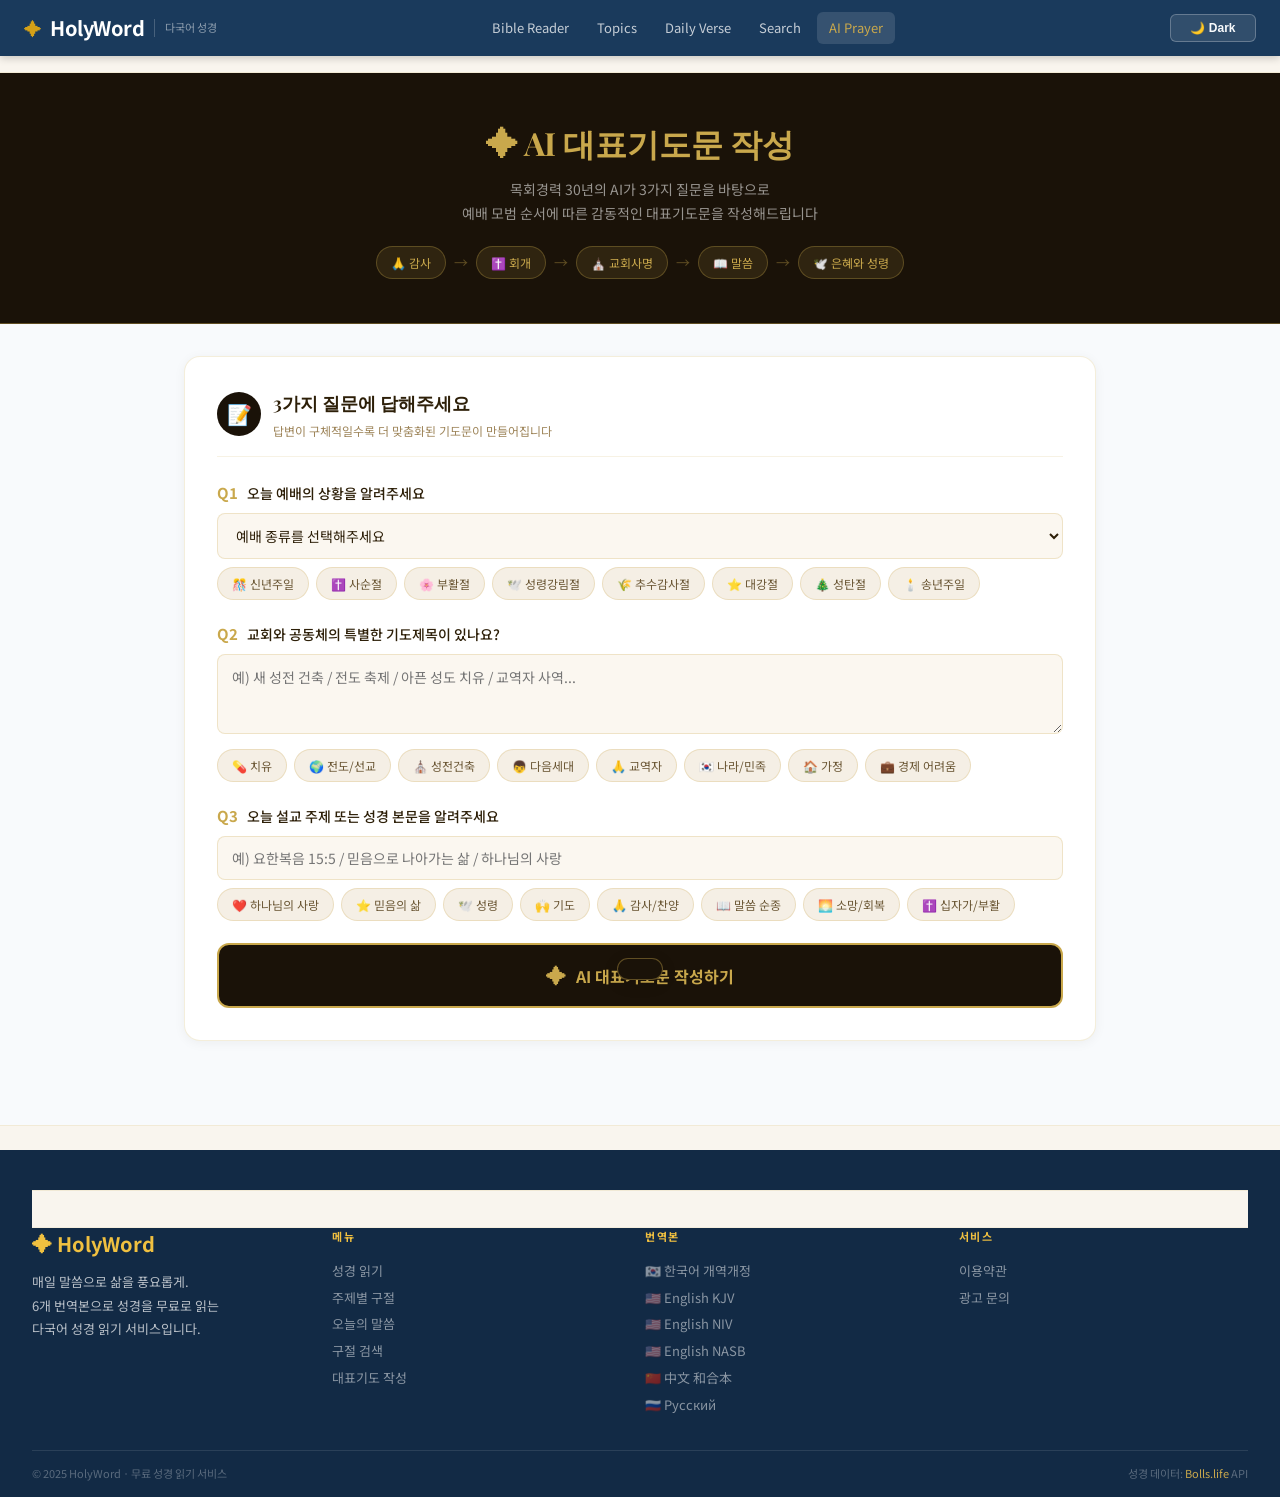
<file: prayer.html>
<!DOCTYPE html>
<html lang="ko">
<head>
<meta charset="UTF-8">
<meta name="viewport" content="width=device-width, initial-scale=1.0">
<meta name="description" content="AI 대표기도문 작성 - 목회경력 30년의 AI가 예배 모범 순서에 따른 감동적인 대표기도문을 작성해드립니다.">
<title>AI 대표기도 작성 | HolyWord</title>
<link href="https://fonts.googleapis.com/css2?family=Playfair+Display:ital,wght@0,400;0,600;0,700;1,400;1,600&family=Noto+Sans+KR:wght@300;400;500;700&display=swap" rel="stylesheet">
<script async src="https://pagead2.googlesyndication.com/pagead/js/adsbygoogle.js?client=ca-pub-8675368228460145" crossorigin="anonymous"></script>
<link rel="stylesheet" href="../css/style.css">
<style>
*{box-sizing:border-box;}
.page-wrap{display:grid;grid-template-columns:160px 1fr 160px;max-width:1400px;margin:0 auto;min-height:80vh;}
.side-ad{padding:20px 8px;position:sticky;top:70px;height:fit-content;text-align:center;}
.prayer-main{padding:32px 24px 60px;}

.prayer-hero{background:#1A1208;border-bottom:1px solid rgba(201,168,76,0.4);padding:44px 32px;text-align:center;}
.prayer-hero h1{font-family:'Playfair Display',serif;color:#C9A84C;font-size:32px;margin-bottom:10px;font-weight:700;}
.prayer-hero p{color:rgba(255,255,255,0.55);font-size:14px;line-height:1.7;}
.prayer-order{display:flex;gap:8px;justify-content:center;margin-top:20px;flex-wrap:wrap;}
.order-step{background:rgba(201,168,76,0.12);border:1px solid rgba(201,168,76,0.3);color:#C9A84C;padding:6px 14px;border-radius:20px;font-size:12px;font-family:'Noto Sans KR',sans-serif;}
.order-arrow{color:rgba(201,168,76,0.4);font-size:14px;align-self:center;}

.q-section{background:white;border:1px solid rgba(201,168,76,0.2);border-radius:16px;padding:32px;margin-bottom:24px;box-shadow:0 2px 12px rgba(0,0,0,0.05);}
.q-hd{display:flex;align-items:center;gap:12px;margin-bottom:24px;padding-bottom:16px;border-bottom:1px solid rgba(201,168,76,0.15);}
.q-icon{width:44px;height:44px;background:#1A1208;border-radius:50%;display:flex;align-items:center;justify-content:center;font-size:20px;flex-shrink:0;}
.q-title{font-family:'Playfair Display',serif;font-size:18px;color:#2D1F08;font-weight:700;}
.q-desc{font-size:12px;color:#9E855A;margin-top:3px;font-family:'Noto Sans KR',sans-serif;}

.q-item{margin-bottom:22px;}
.q-label{display:block;font-size:14px;font-weight:500;color:#2D1F08;margin-bottom:8px;font-family:'Noto Sans KR',sans-serif;}
.q-label span{color:#C9A84C;font-weight:700;margin-right:6px;font-size:15px;}
.q-select,.q-input,.q-textarea{width:100%;background:#FBF7F0;border:1px solid rgba(201,168,76,0.25);border-radius:8px;color:#2D1F08;padding:11px 14px;font-size:14px;font-family:'Noto Sans KR',sans-serif;outline:none;transition:border-color 0.2s;}
.q-select:focus,.q-input:focus,.q-textarea:focus{border-color:#C9A84C;background:white;}
.q-textarea{resize:vertical;min-height:80px;line-height:1.6;}

.tag-group{display:flex;flex-wrap:wrap;gap:7px;margin-top:8px;}
.tag-btn{background:#F5EFE5;border:1px solid rgba(201,168,76,0.25);color:#6B5735;padding:6px 14px;border-radius:20px;font-size:12px;cursor:pointer;transition:all 0.15s;font-family:'Noto Sans KR',sans-serif;user-select:none;}
.tag-btn:hover{background:rgba(201,168,76,0.15);border-color:#C9A84C;}
.tag-btn.on{background:#C9A84C;color:#1A1208;border-color:#C9A84C;font-weight:700;}

.gen-btn{width:100%;background:#1A1208;color:#C9A84C;border:2px solid #C9A84C;padding:16px;border-radius:12px;font-size:16px;font-weight:700;cursor:pointer;font-family:'Noto Sans KR',sans-serif;transition:all 0.2s;display:flex;align-items:center;justify-content:center;gap:10px;}
.gen-btn:hover{background:#C9A84C;color:#1A1208;}
.gen-btn:disabled{opacity:0.5;cursor:not-allowed;}

/* 로딩 */
.loading{display:none;text-align:center;padding:48px 0;}
.loading.on{display:block;}
.cross-anim{font-size:52px;animation:spin 2s linear infinite;display:block;margin-bottom:20px;}
@keyframes spin{0%{transform:rotate(0deg) scale(1);opacity:0.5;}50%{transform:rotate(180deg) scale(1.1);opacity:1;}100%{transform:rotate(360deg) scale(1);opacity:0.5;}}
.load-txt{color:#9E855A;font-size:14px;font-family:'Noto Sans KR',sans-serif;margin-bottom:20px;}
.load-steps{display:flex;justify-content:center;gap:10px;flex-wrap:wrap;}
.ls{background:#F5EFE5;border-radius:20px;padding:6px 14px;font-size:11px;color:#9E855A;font-family:'Noto Sans KR',sans-serif;transition:all 0.4s;}
.ls.on{background:#C9A84C;color:#1A1208;font-weight:700;}

/* 결과 */
.prayer-result{display:none;border:1px solid rgba(201,168,76,0.3);border-radius:16px;overflow:hidden;box-shadow:0 4px 24px rgba(0,0,0,0.1);}
.prayer-result.on{display:block;}
.res-hd{background:#1A1208;padding:20px 28px;display:flex;align-items:flex-start;justify-content:space-between;gap:12px;flex-wrap:wrap;}
.res-title{font-family:'Playfair Display',serif;color:#C9A84C;font-size:18px;font-weight:700;}
.res-sub{color:rgba(255,255,255,0.45);font-size:12px;margin-top:3px;font-family:'Noto Sans KR',sans-serif;}
.res-btns{display:flex;gap:8px;flex-shrink:0;}
.res-btn{background:rgba(201,168,76,0.15);border:1px solid rgba(201,168,76,0.4);color:#C9A84C;padding:7px 14px;border-radius:8px;font-size:12px;cursor:pointer;font-family:'Noto Sans KR',sans-serif;transition:all 0.2s;white-space:nowrap;}
.res-btn:hover{background:#C9A84C;color:#1A1208;}

.prayer-body{padding:0;}
.p-section{padding:24px 32px;border-bottom:1px solid rgba(201,168,76,0.1);}
.p-section:last-child{border-bottom:none;}
.p-tag{font-size:11px;font-weight:700;color:#C9A84C;letter-spacing:2px;text-transform:uppercase;margin-bottom:12px;display:flex;align-items:center;gap:8px;font-family:'Noto Sans KR',sans-serif;}
.p-tag::after{content:'';flex:1;height:1px;background:rgba(201,168,76,0.15);}
.p-text{font-family:'Playfair Display',serif;font-size:16px;line-height:2;color:#2D1F08;font-style:italic;}

.prayer-amen{background:#FBF7F0;padding:20px;text-align:center;border-top:1px solid rgba(201,168,76,0.15);}
.amen{font-family:'Playfair Display',serif;font-size:18px;color:#C9A84C;font-weight:700;}

.mid-ad{margin:24px 0;text-align:center;}
.toast{position:fixed;bottom:-80px;left:50%;transform:translateX(-50%);background:#1A1208;color:#C9A84C;padding:10px 22px;border-radius:24px;font-size:13px;border:1px solid rgba(201,168,76,0.4);transition:bottom 0.3s;z-index:9999;white-space:nowrap;font-family:'Noto Sans KR',sans-serif;}
.toast.on{bottom:30px;}

@media(max-width:1100px){.page-wrap{grid-template-columns:130px 1fr 130px;}}
@media(max-width:860px){.page-wrap{grid-template-columns:1fr;}.side-ad{display:none;}.prayer-main{padding:20px 16px 40px;}.p-section{padding:20px;}}
@media(max-width:560px){.res-hd{flex-direction:column;}.res-btns{width:100%;}}

@media print{.site-header,.side-ad,.q-section,.loading,.mid-ad,.prayer-hero,footer,.toast,nav,[style*="adsbygoogle"],.res-btns{display:none!important;}.page-wrap{grid-template-columns:1fr!important;}.prayer-result{box-shadow:none!important;border:1px solid #ccc!important;}}
</style>
</head>
<body>

<header class="site-header">
  <div class="header-inner">
    <a href="../index.html" class="logo">
      <span class="logo-cross">✦</span>
      <span class="logo-text">HolyWord</span>
      <span class="logo-sub">다국어 성경</span>
    </a>
    <nav class="header-nav">
      <a href="../index.html" class="nav-link">성경 읽기</a>
      <a href="topics.html" class="nav-link">주제별 구절</a>
      <a href="daily.html" class="nav-link">오늘의 말씀</a>
      <a href="search.html" class="nav-link">구절 검색</a>
      <a href="prayer.html" class="nav-link active" style="color:#C9A84C;">대표기도 작성</a>
    </nav>
  </div>
</header>

<!-- 상단 광고 -->
<div style="text-align:center;padding:8px 0;background:#F9F5EE;border-bottom:1px solid rgba(201,168,76,0.15);">
  <ins class="adsbygoogle" style="display:block" data-ad-client="ca-pub-8675368228460145" data-ad-slot="2926108557" data-ad-format="auto" data-full-width-responsive="true"></ins>
  <script>(adsbygoogle = window.adsbygoogle || []).push({});</script>
</div>

<div class="prayer-hero">
  <h1>✦ AI 대표기도문 작성</h1>
  <p>목회경력 30년의 AI가 3가지 질문을 바탕으로<br>예배 모범 순서에 따른 감동적인 대표기도문을 작성해드립니다</p>
  <div class="prayer-order">
    <span class="order-step">🙏 감사</span><span class="order-arrow">→</span>
    <span class="order-step">✝️ 회개</span><span class="order-arrow">→</span>
    <span class="order-step">⛪ 교회사명</span><span class="order-arrow">→</span>
    <span class="order-step">📖 말씀</span><span class="order-arrow">→</span>
    <span class="order-step">🕊️ 은혜와 성령</span>
  </div>
</div>

<div class="page-wrap">
  <aside class="side-ad">
    <ins class="adsbygoogle" style="display:block;width:150px;min-height:500px;" data-ad-client="ca-pub-8675368228460145" data-ad-slot="7174010171" data-ad-format="auto"></ins>
    <script>(adsbygoogle = window.adsbygoogle || []).push({});</script>
  </aside>

  <main class="prayer-main">

    <!-- 질문 폼 -->
    <div class="q-section" id="qSection">
      <div class="q-hd">
        <div class="q-icon">📝</div>
        <div>
          <div class="q-title">3가지 질문에 답해주세요</div>
          <div class="q-desc">답변이 구체적일수록 더 맞춤화된 기도문이 만들어집니다</div>
        </div>
      </div>

      <!-- Q1 -->
      <div class="q-item">
        <label class="q-label"><span>Q1</span> 오늘 예배의 상황을 알려주세요</label>
        <select class="q-select" id="q1">
          <option value="">예배 종류를 선택해주세요</option>
          <option value="주일 오전 예배">주일 오전 예배</option>
          <option value="주일 오후 예배">주일 오후 예배</option>
          <option value="수요 예배">수요 예배</option>
          <option value="새벽 기도회">새벽 기도회</option>
          <option value="금요 기도회">금요 기도회</option>
          <option value="특별 새벽 기도회">특별 새벽 기도회</option>
          <option value="부흥회">부흥회</option>
          <option value="청년 예배">청년 예배</option>
          <option value="구역 예배">구역 예배</option>
        </select>
        <div class="tag-group">
          <span class="tag-btn" data-group="q1tags" data-val="신년주일" onclick="tog(this)">🎊 신년주일</span>
          <span class="tag-btn" data-group="q1tags" data-val="사순절" onclick="tog(this)">✝️ 사순절</span>
          <span class="tag-btn" data-group="q1tags" data-val="부활절" onclick="tog(this)">🌸 부활절</span>
          <span class="tag-btn" data-group="q1tags" data-val="성령강림절" onclick="tog(this)">🕊️ 성령강림절</span>
          <span class="tag-btn" data-group="q1tags" data-val="추수감사절" onclick="tog(this)">🌾 추수감사절</span>
          <span class="tag-btn" data-group="q1tags" data-val="대강절" onclick="tog(this)">⭐ 대강절</span>
          <span class="tag-btn" data-group="q1tags" data-val="성탄절" onclick="tog(this)">🎄 성탄절</span>
          <span class="tag-btn" data-group="q1tags" data-val="송년주일" onclick="tog(this)">🕯️ 송년주일</span>
        </div>
      </div>

      <!-- Q2 -->
      <div class="q-item">
        <label class="q-label"><span>Q2</span> 교회와 공동체의 특별한 기도제목이 있나요?</label>
        <textarea class="q-textarea" id="q2" placeholder="예) 새 성전 건축 / 전도 축제 / 아픈 성도 치유 / 교역자 사역..."></textarea>
        <div class="tag-group">
          <span class="tag-btn" data-type="append" data-target="q2" data-val="성도들의 건강과 치유" onclick="append(this)">💊 치유</span>
          <span class="tag-btn" data-type="append" data-target="q2" data-val="전도와 선교" onclick="append(this)">🌍 전도/선교</span>
          <span class="tag-btn" data-type="append" data-target="q2" data-val="성전 건축" onclick="append(this)">⛪ 성전건축</span>
          <span class="tag-btn" data-type="append" data-target="q2" data-val="다음세대와 청년" onclick="append(this)">👦 다음세대</span>
          <span class="tag-btn" data-type="append" data-target="q2" data-val="교역자와 사역자를 위해" onclick="append(this)">🙏 교역자</span>
          <span class="tag-btn" data-type="append" data-target="q2" data-val="나라와 민족을 위해" onclick="append(this)">🇰🇷 나라/민족</span>
          <span class="tag-btn" data-type="append" data-target="q2" data-val="가정의 회복과 축복" onclick="append(this)">🏠 가정</span>
          <span class="tag-btn" data-type="append" data-target="q2" data-val="경제적 어려움 중에 있는 성도" onclick="append(this)">💼 경제 어려움</span>
        </div>
      </div>

      <!-- Q3 -->
      <div class="q-item">
        <label class="q-label"><span>Q3</span> 오늘 설교 주제 또는 성경 본문을 알려주세요</label>
        <input type="text" class="q-input" id="q3" placeholder="예) 요한복음 15:5 / 믿음으로 나아가는 삶 / 하나님의 사랑">
        <div class="tag-group">
          <span class="tag-btn" data-type="set" data-target="q3" data-val="하나님의 사랑과 은혜" onclick="setVal(this)">❤️ 하나님의 사랑</span>
          <span class="tag-btn" data-type="set" data-target="q3" data-val="믿음으로 살아가는 삶" onclick="setVal(this)">⭐ 믿음의 삶</span>
          <span class="tag-btn" data-type="set" data-target="q3" data-val="성령의 역사와 능력" onclick="setVal(this)">🕊️ 성령</span>
          <span class="tag-btn" data-type="set" data-target="q3" data-val="기도의 능력" onclick="setVal(this)">🙌 기도</span>
          <span class="tag-btn" data-type="set" data-target="q3" data-val="감사와 찬양" onclick="setVal(this)">🙏 감사/찬양</span>
          <span class="tag-btn" data-type="set" data-target="q3" data-val="말씀에 순종하는 삶" onclick="setVal(this)">📖 말씀 순종</span>
          <span class="tag-btn" data-type="set" data-target="q3" data-val="소망과 회복" onclick="setVal(this)">🌅 소망/회복</span>
          <span class="tag-btn" data-type="set" data-target="q3" data-val="십자가와 부활" onclick="setVal(this)">✝️ 십자가/부활</span>
        </div>
      </div>

      <button class="gen-btn" id="genBtn" onclick="generate()">
        <span style="font-size:20px;">✦</span> AI 대표기도문 작성하기
      </button>
    </div>

    <!-- 로딩 -->
    <div class="loading" id="loadingDiv">
      <span class="cross-anim">✦</span>
      <div class="load-txt">목회경력 30년의 AI가 기도문을 작성하고 있습니다...</div>
      <div class="load-steps">
        <span class="ls" id="ls1">🙏 감사</span>
        <span class="ls" id="ls2">✝️ 회개</span>
        <span class="ls" id="ls3">⛪ 교회사명</span>
        <span class="ls" id="ls4">📖 말씀</span>
        <span class="ls" id="ls5">🕊️ 은혜와 성령</span>
      </div>
    </div>

    <!-- 중간 광고 -->
    <div class="mid-ad">
      <ins class="adsbygoogle" style="display:block" data-ad-client="ca-pub-8675368228460145" data-ad-slot="2240680444" data-ad-format="auto" data-full-width-responsive="true"></ins>
      <script>(adsbygoogle = window.adsbygoogle || []).push({});</script>
    </div>

    <!-- 결과 -->
    <div class="prayer-result" id="result">
      <div class="res-hd">
        <div>
          <div class="res-title">✦ 대표기도문</div>
          <div class="res-sub" id="resSub"></div>
        </div>
        <div class="res-btns">
          <button class="res-btn" onclick="copyAll()">📋 전체 복사</button>
          <button class="res-btn" onclick="window.print()">🖨️ 인쇄</button>
          <button class="res-btn" onclick="reset()">🔄 다시 작성</button>
        </div>
      </div>
      <div class="prayer-body" id="prayerBody"></div>
      <div class="prayer-amen"><div class="amen">예수 그리스도의 이름으로 기도드립니다. 아멘.</div></div>
    </div>

    <!-- 결과 아래 광고 -->
    <div class="mid-ad" id="bottomAd" style="display:none;">
      <ins class="adsbygoogle" style="display:block" data-ad-client="ca-pub-8675368228460145" data-ad-slot="4520193575"
             data-full-width-responsive="true" data-ad-format="auto"></ins>
    </div>

  </main>

  <aside class="side-ad">
    <ins class="adsbygoogle" style="display:block;width:150px;min-height:500px;" data-ad-client="ca-pub-8675368228460145" data-ad-slot="2500534899" data-ad-format="auto"></ins>
    <script>(adsbygoogle = window.adsbygoogle || []).push({});</script>
  </aside>
</div>

<!-- 하단 광고 -->
<div style="text-align:center;padding:12px 0;background:#F9F5EE;border-top:1px solid rgba(201,168,76,0.15);">
  <ins class="adsbygoogle" style="display:block" data-ad-client="ca-pub-8675368228460145" data-ad-slot="4520193575"
             data-full-width-responsive="true" data-ad-format="auto"></ins>
  <script>(adsbygoogle = window.adsbygoogle || []).push({});</script>
</div>

<footer class="site-footer">

  <!-- 푸터 상단 디스플레이 광고 (중간 위치) -->
  <div style="padding:18px 32px;background:#F9F5EE;border-top:1px solid rgba(201,168,76,0.15);border-bottom:1px solid rgba(201,168,76,0.1);text-align:center;">
    <ins class="adsbygoogle"
         style="display:block"
         data-ad-client="ca-pub-8675368228460145"
         data-ad-slot="4520193575"
         data-ad-format="auto"
         data-full-width-responsive="true"></ins>
    <script>(adsbygoogle = window.adsbygoogle || []).push({});</script>
  </div>

  <div class="footer-inner">

    <!-- 브랜드 -->
    <div class="footer-brand">
      <div class="footer-logo">✦ HolyWord</div>
      <p class="footer-desc">
        매일 말씀으로 삶을 풍요롭게.<br>
        6개 번역본으로 성경을 무료로 읽는<br>
        다국어 성경 읽기 서비스입니다.
      </p>
    </div>

    <div class="footer-links-group">

      <!-- 메뉴 -->
      <div class="footer-col">
        <div class="footer-col-title">메뉴</div>
        <a href="../index.html">성경 읽기</a>
        <a href="topics.html">주제별 구절</a>
        <a href="daily.html">오늘의 말씀</a>
        <a href="search.html">구절 검색</a>
        <a href="prayer.html">대표기도 작성</a>
      </div>

      <!-- 번역본 -->
      <div class="footer-col">
        <div class="footer-col-title">번역본</div>
        <a href="../index.html?lang=KRV">🇰🇷 한국어 개역개정</a>
        <a href="../index.html?lang=KJV">🇺🇸 English KJV</a>
        <a href="../index.html?lang=NIV">🇺🇸 English NIV</a>
        <a href="../index.html?lang=NASB">🇺🇸 English NASB</a>
        <a href="../index.html?lang=CUV">🇨🇳 中文 和合本</a>
        <a href="../index.html?lang=SYNOD">🇷🇺 Русский</a>
      </div>

      <!-- 서비스 -->
      <div class="footer-col">
        <div class="footer-col-title">서비스</div>
        <a href="terms.html">이용약관</a>
        <a href="contact.html">광고 문의</a>
      </div>

    </div>
  </div>

  <div class="footer-bottom">
    <span>© 2025 HolyWord · 무료 성경 읽기 서비스</span>
    <span>성경 데이터: <a href="https://bolls.life" target="_blank" rel="noopener" style="color:#C9A84C;text-decoration:none;">Bolls.life</a> API</span>
  </div>
</footer>

<div class="toast" id="toast"></div>

<script>
// ===== 태그 조작 =====
function tog(el) {
  el.classList.toggle('on');
}
function append(el) {
  el.classList.toggle('on');
  const t = document.getElementById(el.dataset.target);
  if (el.classList.contains('on')) {
    t.value = t.value ? t.value + ', ' + el.dataset.val : el.dataset.val;
  } else {
    t.value = t.value.replace(', '+el.dataset.val,'').replace(el.dataset.val+', ','').replace(el.dataset.val,'').trim().replace(/,$/,'').trim();
  }
}
function setVal(el) {
  document.querySelectorAll('[data-type="set"][data-target="'+el.dataset.target+'"]').forEach(b=>b.classList.remove('on'));
  el.classList.add('on');
  document.getElementById(el.dataset.target).value = el.dataset.val;
}

// ===== 내장 기도문 3종 (폴백) =====
const FALLBACK = {
  default: {
    감사: `은혜로우신 하나님 아버지,\n이 귀한 예배의 시간을 허락하여 주시니 감사와 찬송을 올려드립니다. 한 주간의 삶 가운데 우리의 호흡을 붙들어 주시고, 이 자리에 나아오게 하신 하나님의 은혜를 찬양합니다. 시편 기자가 고백하였듯이 "이것이 주께서 만드신 날이라 우리가 기뻐하고 즐거워하리로다" 하심 같이, 오늘도 주님의 날에 성도들이 한 마음으로 모여 경배할 수 있음에 진심으로 감사드립니다.`,
    회개: `그러나 주님, 한 주간을 돌아보면 부끄러운 것들이 많이 있습니다. 말로 짓고 행동으로 지은 죄, 생각으로 지은 허물들을 주님 앞에 내려놓습니다. "우리가 우리 죄를 자백하면 그는 미쁘시고 의로우사 우리 죄를 사하시며 우리를 모든 불의에서 깨끗하게 하실 것이요" 하신 말씀을 붙들고 나옵니다. 주의 보혈로 우리를 깨끗게 씻어 주시고, 새로운 마음으로 이 예배를 드릴 수 있도록 용서하여 주시옵소서.`,
    교회사명: `하나님 아버지, 이 교회를 세우시고 지켜오신 주님께 감사드립니다. 우리 교회가 이 땅에서 빛과 소금의 역할을 감당하게 하여 주시고, 복음을 전하는 사명을 다할 수 있도록 강건하게 하여 주옵소서. 아픔 중에 있는 성도들을 돌보아 주시고, 낙심한 자들에게 소망을 주시며, 떠나 있는 영혼들이 주님께로 돌아오게 하여 주시옵소서. 목회자와 모든 사역자들 위에 성령의 기름을 부어 주시고, 다음세대를 주님의 손으로 붙잡아 주시옵소서.`,
    말씀: `이제 말씀을 선포하실 주의 종을 위해 기도합니다. 오늘 선포될 말씀이 하나님의 입에서 나오는 살아 있는 말씀이 되게 하여 주시옵소서. "하나님의 말씀은 살아 있고 활력이 있어 좌우에 날선 어떤 검보다도 예리하여" 우리의 마음을 찌르고 변화시키는 역사가 일어나게 하여 주시옵소서. 말씀을 전하는 자에게 성령의 능력을 더하여 주시고, 듣는 모든 성도들의 귀와 마음을 열어 주시어 말씀이 삶의 변화로 이어지게 하여 주시옵소서.`,
    성령: `마지막으로 간구합니다. 이 예배 가운데 성령 하나님께서 임재하여 주시고, 모든 예배의 순서 순서마다 하나님의 영광이 나타나게 하여 주시옵소서. "볼지어다 내가 문 밖에 서서 두드리노니 누구든지 내 음성을 듣고 문을 열면 내가 그에게로 들어가 그와 더불어 먹고 그는 나와 더불어 먹으리라" 하신 주님의 약속을 믿습니다. 오늘 이 예배를 통하여 만나주시고, 우리 모두가 변화되어 이 문을 나설 때 주님의 사람으로 세상을 살아가게 하여 주시옵소서.`
  },
  revival: {
    감사: `살아 계신 하나님 아버지,\n이 특별한 부흥회의 자리를 허락하여 주시니 온 마음으로 감사와 경배를 드립니다. 각처에서 이 자리를 찾아오신 주의 백성들을 귀히 여기시고, 새벽 이슬 같은 하나님의 청년들이 이 예배에 가득 차게 하심을 감사드립니다. 주님, 오늘 이 자리가 엘리야 시대처럼 성령의 불이 내려오는 갈멜산 같은 자리가 되기를 기대하며 나왔습니다.`,
    회개: `주님, 우리가 솔직히 고백합니다. 말씀과 기도를 멀리하고 세상과 벗하며 살았던 날들이 있었습니다. 주님보다 다른 것들을 더 사랑했던 마음, 형제를 사랑하지 못했던 죄를 회개합니다. "여호와여 우리의 반역함이 많으니이다 우리가 주께 범죄하였나이다"라고 고백하는 예레미야처럼 주님 앞에 엎드립니다. 이 부흥회를 통하여 우리를 완전히 새롭게 하여 주시옵소서.`,
    교회사명: `하나님 아버지, 이 나라의 교회들을 불쌍히 여겨 주시옵소서. 세상이 어두워질수록 교회는 더욱 빛나야 함을 알면서도 그 사명을 다하지 못함을 고백합니다. 이 부흥의 불길이 우리 교회에서 시작하여 이 지역과 이 나라를, 나아가 열방을 뒤덮는 성령의 역사가 되게 하여 주시옵소서. "내 집은 기도하는 집이라 일컬음을 받으리라" 하신 주님의 말씀처럼 교회가 본연의 모습을 회복하게 하여 주시옵소서.`,
    말씀: `오늘 이 강단에 서실 하나님의 종을 붙들어 주시옵소서. 그의 입술에 불씨를 놓아 주시고, 그가 전하는 모든 말씀이 마른 뼈들이 살아나는 에스겔의 역사처럼 이 모인 모든 영혼들을 살리는 말씀이 되게 하여 주시옵소서. 듣는 우리 모두의 마음 밭을 옥토로 만들어 주셔서 말씀의 씨앗이 삼십 배, 육십 배, 백 배의 결실을 맺게 하여 주시옵소서.`,
    성령: `오 하나님, 오늘 이 시간 성령의 바람이 이 회중 위에 불어오게 하여 주시옵소서. 오순절 날 마가의 다락방에 임하셨던 그 성령의 불로 우리 모두를 채워 주시고, 능력 있는 주님의 증인들로 세워 주시옵소서. 이 부흥회를 통하여 하나님의 나라가 확장되고, 잃어버린 영혼들이 찾아지며, 쓰러진 자들이 다시 일어서는 역사가 일어나기를 간절히 기도합니다.`
  },
  dawn: {
    감사: `새벽을 깨우시는 하나님 아버지,\n아직 어둠이 가시지 않은 이 이른 시간에 당신을 찾아 일어난 주의 자녀들을 귀히 여겨 주시옵소서. "하나님이여 주는 나의 하나님이시라 내가 간절히 주를 찾되 물이 없어 마르고 황폐한 땅에서 내 영혼이 주를 갈망하며" 했던 다윗의 고백처럼, 이른 새벽 주님을 찾는 이 자리를 기쁘게 받아 주시옵소서. 잠자리에서 일어나 이 자리를 찾게 하신 성령의 인도하심에 감사드립니다.`,
    회개: `주님, 어제 하루도 생각과 말과 행동으로 주님의 마음을 아프게 한 것들이 있었습니다. 이 새벽, 주님 앞에 조용히 엎드려 그 모든 것들을 내려놓습니다. "우리의 허물을 사하시며 우리를 시험에 들게 하지 마시옵고 다만 악에서 구하시옵소서"라고 주님이 가르쳐 주신 기도처럼 간구합니다. 새벽의 이슬처럼 우리 영혼을 깨끗하게 씻어 주시고 새롭게 하여 주시옵소서.`,
    교회사명: `이 새벽 기도의 자리를 지키는 우리 교회와 성도들을 위해 기도합니다. 이 이른 아침의 기도가 교회를 세우고 가정을 세우며 이 나라를 세우는 기초가 되게 하여 주시옵소서. 오늘 하루도 각자의 자리에서 주님의 사람으로 살아갈 모든 성도들에게 새힘을 주시고, 세상에서 빛과 소금의 역할을 감당하게 하여 주시옵소서. 특별히 어려움 중에 있는 형제 자매들을 이 새벽에 기억하여 주시옵소서.`,
    말씀: `이 새벽 예배 가운데 선포될 말씀을 통하여 오늘 하루를 살아갈 능력과 지혜를 주시옵소서. "주의 말씀은 내 발에 등이요 내 길에 빛이니이다" 하신 것처럼, 이 말씀이 오늘 하루 우리의 발걸음을 인도하는 빛이 되게 하여 주시옵소서. 말씀을 전하시는 주의 종에게 새벽 이슬 같은 성령의 기름을 부어 주시고, 듣는 우리에게는 마음의 귀를 열어 주시옵소서.`,
    성령: `하나님 아버지, 이 새벽 우리의 기도를 들어 주시옵소서. 오늘 하루를 살아가는 동안 성령 하나님이 우리와 함께하여 주시고, 우리가 어디를 가든지 무엇을 하든지 주님의 임재 안에 거하게 하여 주시옵소서. "내가 새벽 날개를 치며 바다 끝에 가서 거할지라도 거기서도 주의 손이 나를 인도하시며 주의 오른손이 나를 붙드시리이다" 하신 말씀처럼 오늘도 우리를 붙들어 주시옵소서.`
  }
};

let fullText = '';

// ===== 기도문 생성 =====
async function generate() {
  const q1 = document.getElementById('q1').value;
  const q2 = document.getElementById('q2').value.trim();
  const q3 = document.getElementById('q3').value.trim();
  const q1tags = [...document.querySelectorAll('[data-group="q1tags"].on')].map(b=>b.dataset.val).join(', ');

  if (!q1) { toast('Q1: 예배 종류를 선택해주세요'); return; }

  // UI 전환
  document.getElementById('qSection').style.display = 'none';
  document.getElementById('result').classList.remove('on');
  document.getElementById('loadingDiv').classList.add('on');
  document.getElementById('genBtn').disabled = true;

  // 로딩 스텝 애니메이션
  const lsIds = ['ls1','ls2','ls3','ls4','ls5'];
  let si = 0;
  const stimer = setInterval(() => {
    lsIds.forEach((id,i) => document.getElementById(id).classList.toggle('on', i <= si));
    si++;
    if (si >= lsIds.length) clearInterval(stimer);
  }, 700);

  // 시스템 프롬프트 (목회경력 30년 수준)
  const system = `당신은 목회경력 30년의 원로 목사님입니다. 한국 개신교회의 예배 신학과 전통을 깊이 이해하고 있으며, 성도들의 마음을 움직이는 진실하고 깊이 있는 기도문을 작성하는 전문가입니다.

기도문 작성 원칙:
1. 개역개정 성경 구절을 자연스럽게 인용하여 기도에 깊이를 더한다
2. 신학적으로 올바르되 성도 누구나 공감할 수 있는 쉬운 언어를 사용한다
3. 하나님의 속성(사랑, 거룩함, 전능함, 신실함)을 자연스럽게 묘사한다
4. 진심 어린 회개와 간절한 간구가 담기도록 한다
5. 공동체를 대표하는 기도이므로 '우리'를 중심으로 작성한다
6. 각 섹션은 자연스럽게 연결되어야 하며 전체 흐름이 하나의 기도처럼 읽혀야 한다
7. 각 섹션 앞에 반드시 [감사], [회개], [교회사명], [말씀], [은혜와 성령] 태그를 표시한다
8. 마무리 "예수 그리스도의 이름으로"는 생략한다 (별도 표시됨)
9. 각 섹션은 150-200자 내외로 작성한다`;

  const situation = q1 + (q1tags ? ` (${q1tags})` : '');
  const prompt = `다음 정보를 바탕으로 감동적인 대표기도문을 작성해 주세요.

예배 상황: ${situation}
교회 기도제목: ${q2 || '일반적인 교회와 성도를 위한 기도'}
설교 주제/본문: ${q3 || '하나님의 말씀과 은혜'}

예배 모범 순서에 따라 아래 5개 섹션으로 구성해 주세요:
[감사] - 하나님께 드리는 감사와 찬양
[회개] - 죄 고백과 용서 간구
[교회사명] - 교회와 공동체를 위한 기도
[말씀] - 설교와 말씀을 위한 기도
[은혜와 성령] - 성령의 역사와 마무리

기도문:`;

  try {
    const res = await fetch('https://api.anthropic.com/v1/messages', {
      method: 'POST',
      headers: { 'Content-Type': 'application/json' },
      body: JSON.stringify({
        model: 'claude-sonnet-4-20250514',
        max_tokens: 1000,
        system: system,
        messages: [{ role: 'user', content: prompt }]
      })
    });

    clearInterval(stimer);
    lsIds.forEach(id => document.getElementById(id).classList.add('on'));
    document.getElementById('loadingDiv').classList.remove('on');

    if (res.ok) {
      const data = await res.json();
      const text = data.content?.[0]?.text || '';
      if (text) { showResult(text, situation, q3); return; }
    }
    throw new Error('API 응답 없음');

  } catch(e) {
    clearInterval(stimer);
    document.getElementById('loadingDiv').classList.remove('on');
    // API 실패 → 내장 폴백 기도문 사용
    const fb = chooseFallback(q1, q1tags, q2);
    showFallback(fb, situation, q3);
  }
}

function chooseFallback(situation, tags, prayer) {
  if (tags && (tags.includes('부흥') || situation.includes('부흥'))) return FALLBACK.revival;
  if (situation.includes('새벽')) return FALLBACK.dawn;
  return FALLBACK.default;
}

function showFallback(fb, situation, sermon) {
  // 폴백 기도문을 Q 정보 반영해서 커스터마이즈
  const sections = [
    {tag:'🙏 감사', key:'감사', content: fb.감사},
    {tag:'✝️ 회개', key:'회개', content: fb.회개},
    {tag:'⛪ 교회사명', key:'교회사명', content: fb.교회사명},
    {tag:'📖 말씀', key:'말씀', content: fb.말씀},
    {tag:'🕊️ 은혜와 성령', key:'성령', content: fb.성령},
  ];
  fullText = sections.map(s => `[${s.key}]\n${s.content}`).join('\n\n');
  renderResult(sections, situation, sermon);
}

function showResult(text, situation, sermon) {
  fullText = text;
  const defs = [
    {tag:'🙏 감사', key:'[감사]'},
    {tag:'✝️ 회개', key:'[회개]'},
    {tag:'⛪ 교회사명', key:'[교회사명]'},
    {tag:'📖 말씀', key:'[말씀]'},
    {tag:'🕊️ 은혜와 성령', key:'[은혜와 성령]'},
  ];

  const sections = [];
  defs.forEach((d, i) => {
    const start = text.indexOf(d.key);
    if (start === -1) return;
    const nextKey = defs[i+1]?.key;
    const end = nextKey ? text.indexOf(nextKey) : -1;
    const content = end === -1
      ? text.slice(start + d.key.length).trim()
      : text.slice(start + d.key.length, end).trim();
    sections.push({ tag: d.tag, key: d.key, content });
  });

  if (sections.length === 0) {
    sections.push({ tag: '✦ 대표기도', key: '', content: text });
  }
  renderResult(sections, situation, sermon);
}

function renderResult(sections, situation, sermon) {
  let html = '';
  sections.forEach(s => {
    html += `<div class="p-section">
      <div class="p-tag">${s.tag}</div>
      <div class="p-text">${s.content.replace(/\n/g,'<br>')}</div>
    </div>`;
  });

  document.getElementById('prayerBody').innerHTML = html;
  document.getElementById('resSub').textContent = situation + (sermon ? ' · ' + sermon : '');
  document.getElementById('result').classList.add('on');

  const ba = document.getElementById('bottomAd');
  ba.style.display = 'block';
  try { (window.adsbygoogle = window.adsbygoogle || []).push({}); } catch(e) {}

  setTimeout(() => {
    document.getElementById('result').scrollIntoView({ behavior: 'smooth', block: 'start' });
  }, 100);
}

function copyAll() {
  if (!fullText) return;
  const txt = fullText + '\n\n예수 그리스도의 이름으로 기도드립니다. 아멘.\n\n출처: HolyWord (bible2.kingdom2025.com)';
  navigator.clipboard.writeText(txt);
  toast('기도문이 복사되었습니다 ✓');
}

function reset() {
  document.getElementById('result').classList.remove('on');
  document.getElementById('qSection').style.display = 'block';
  document.getElementById('bottomAd').style.display = 'none';
  document.getElementById('genBtn').disabled = false;
  document.getElementById('q1').value = '';
  document.getElementById('q2').value = '';
  document.getElementById('q3').value = '';
  document.querySelectorAll('.tag-btn.on').forEach(b => b.classList.remove('on'));
  fullText = '';
  window.scrollTo({ top: 0, behavior: 'smooth' });
}

function toast(msg) {
  const t = document.getElementById('toast');
  t.textContent = msg;
  t.classList.add('on');
  setTimeout(() => t.classList.remove('on'), 2800);
}
</script>
<script src="js/theme.js"></script>
</body>
</html>
</file>
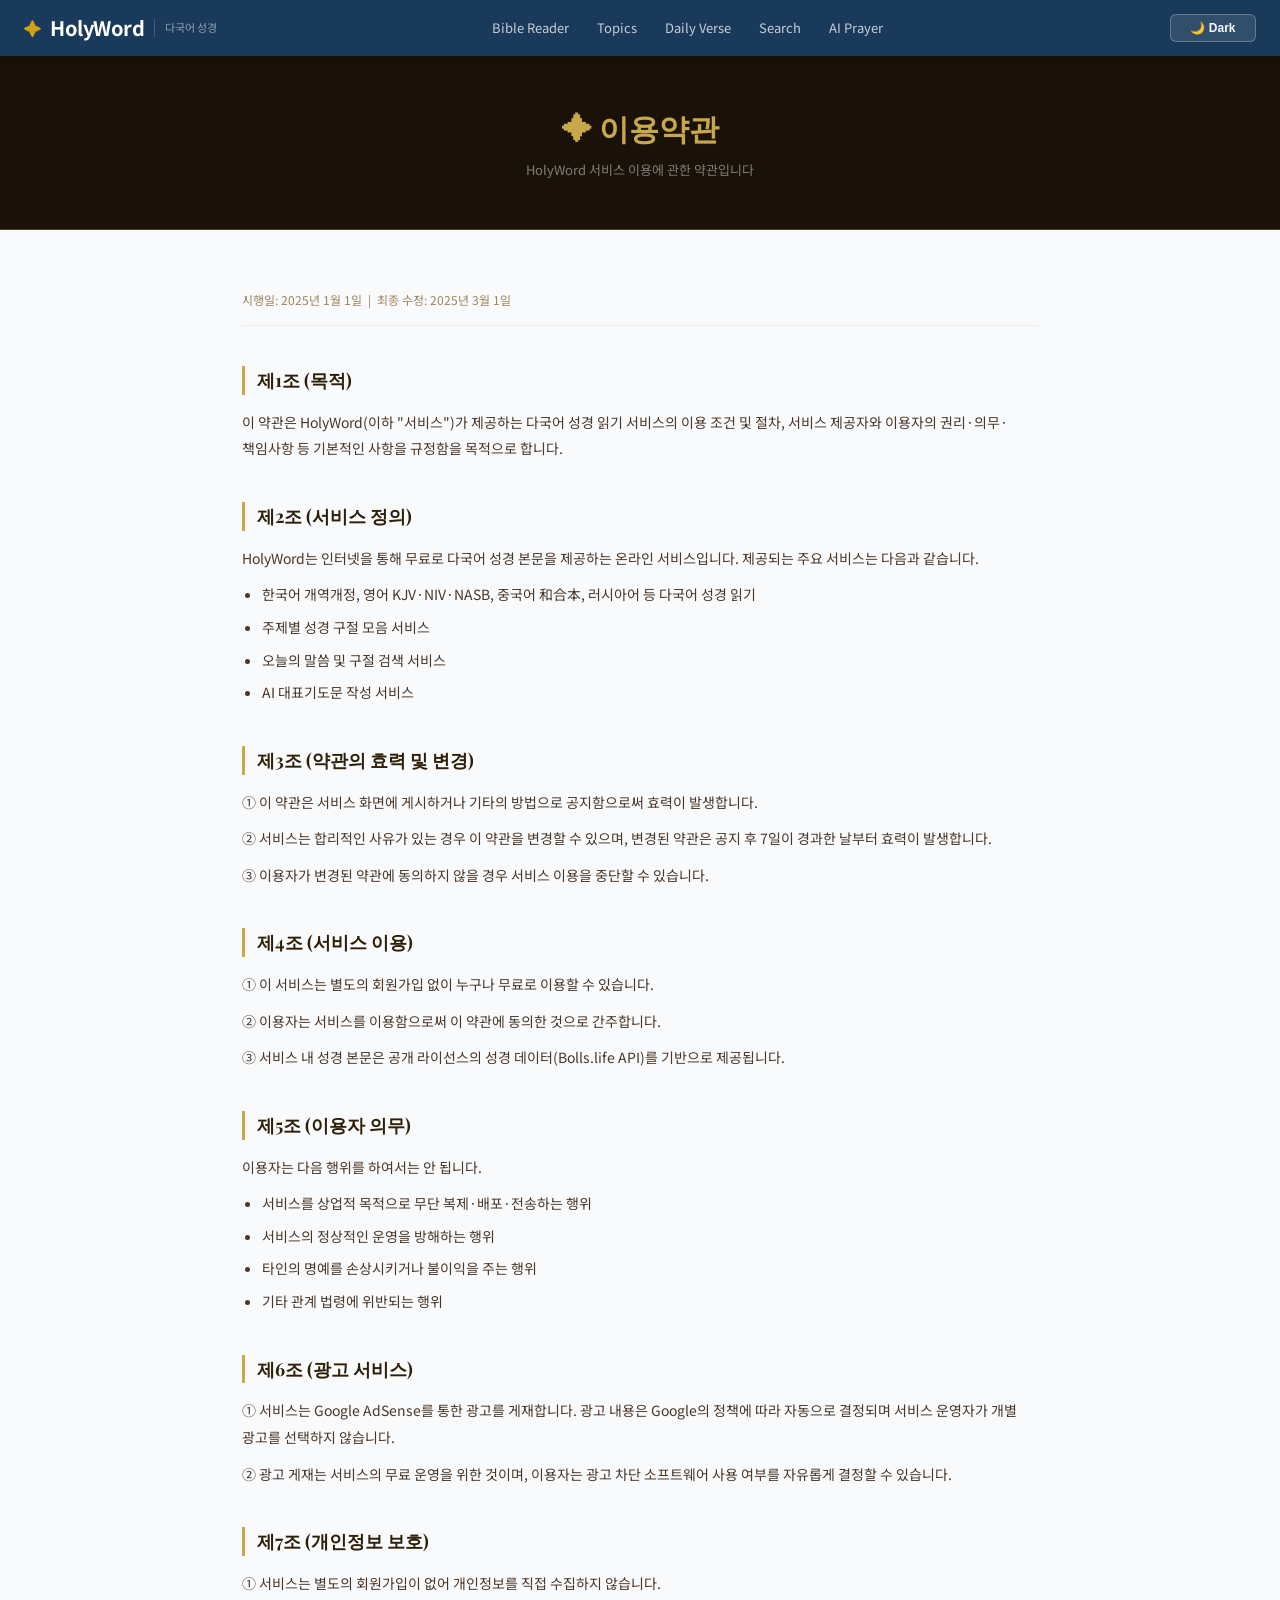
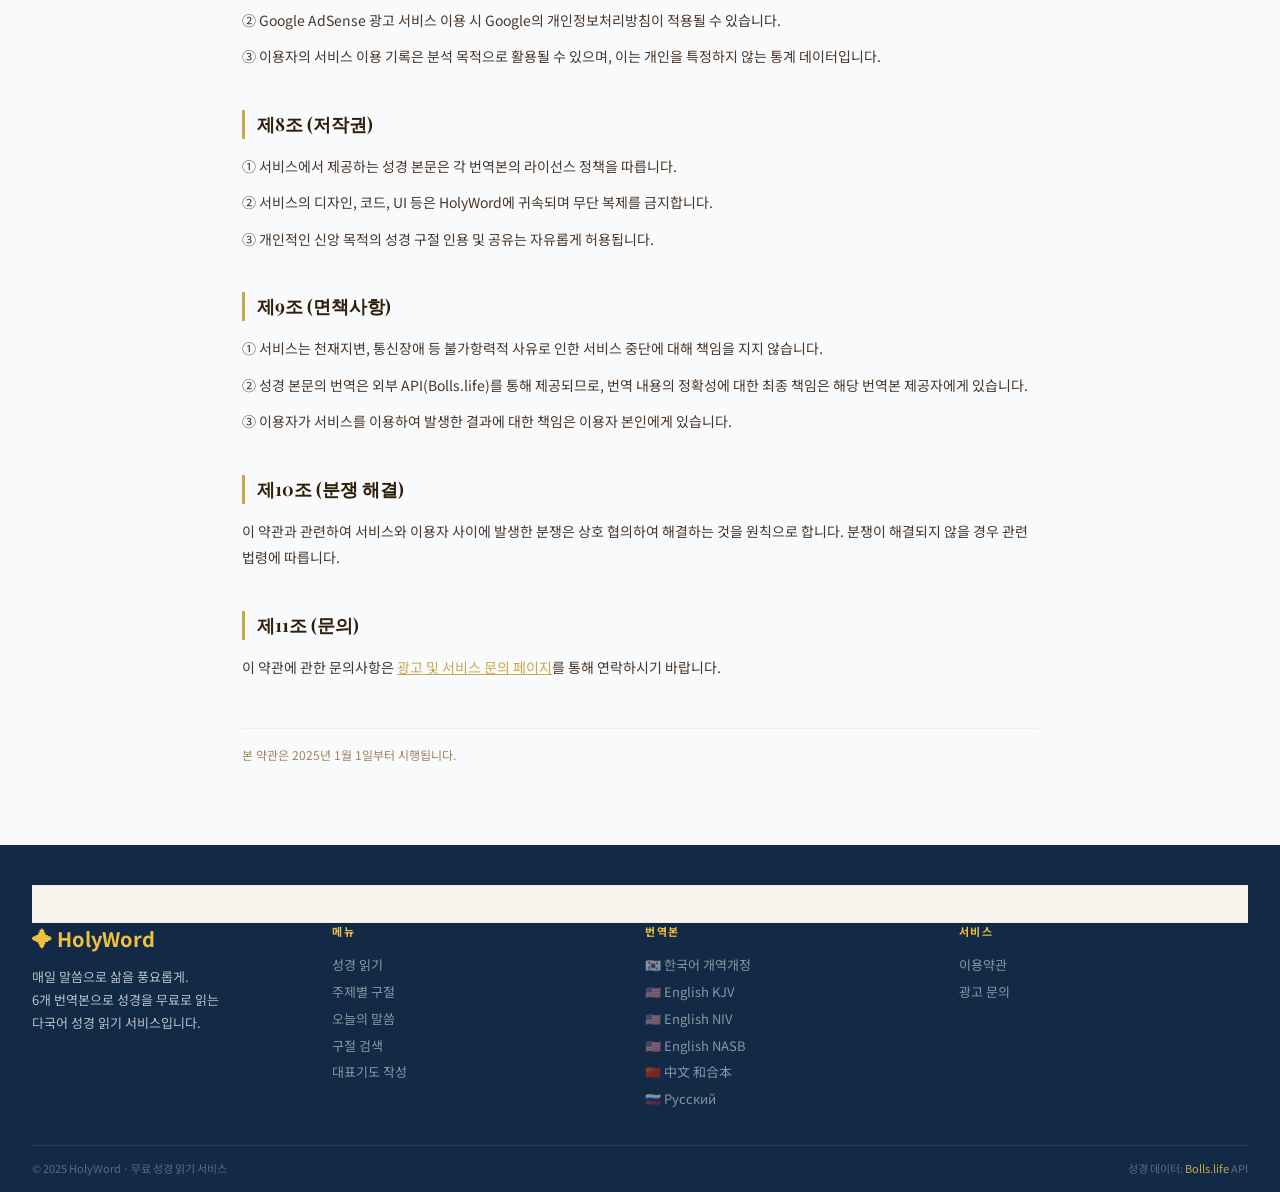
<file: terms.html>
<!DOCTYPE html>
<html lang="ko">
<head>
<meta charset="UTF-8">
<meta name="viewport" content="width=device-width, initial-scale=1.0">
<title>이용약관 | HolyWord</title>
<link href="https://fonts.googleapis.com/css2?family=Playfair+Display:wght@400;700&family=Noto+Sans+KR:wght@300;400;500;700&display=swap" rel="stylesheet">
<script async src="https://pagead2.googlesyndication.com/pagead/js/adsbygoogle.js?client=ca-pub-8675368228460145" crossorigin="anonymous"></script>
<link rel="stylesheet" href="../css/style.css">
<style>
.terms-wrap{max-width:860px;margin:0 auto;padding:60px 32px 80px;}
.terms-hero{background:#1A1208;padding:48px 32px;text-align:center;border-bottom:1px solid rgba(201,168,76,0.3);}
.terms-hero h1{font-family:'Playfair Display',serif;color:#C9A84C;font-size:30px;margin-bottom:8px;}
.terms-hero p{color:rgba(255,255,255,0.45);font-size:13px;}
.terms-date{font-size:12px;color:#9E855A;margin-bottom:40px;padding-bottom:16px;border-bottom:1px solid rgba(201,168,76,0.15);}
.terms-section{margin-bottom:40px;}
.terms-section h2{font-family:'Playfair Display',serif;font-size:18px;color:#2D1F08;margin-bottom:14px;padding-left:12px;border-left:3px solid #C9A84C;}
.terms-section p,.terms-section li{font-size:14px;color:#4A3728;line-height:1.9;word-break:keep-all;}
.terms-section ul,.terms-section ol{padding-left:20px;margin-top:8px;}
.terms-section li{margin-bottom:6px;}
.terms-section p{margin-bottom:10px;}
</style>
</head>
<body>
<header class="site-header">
  <div class="header-inner">
    <a href="../index.html" class="logo">
      <span class="logo-cross">✦</span>
      <span class="logo-text">HolyWord</span>
      <span class="logo-sub">다국어 성경</span>
    </a>
    <nav class="header-nav">
      <a href="../index.html" class="nav-link">성경 읽기</a>
      <a href="topics.html" class="nav-link">주제별 구절</a>
      <a href="daily.html" class="nav-link">오늘의 말씀</a>
      <a href="search.html" class="nav-link">구절 검색</a>
      <a href="prayer.html" class="nav-link">대표기도 작성</a>
    </nav>
  </div>
</header>

<div class="terms-hero">
  <h1>✦ 이용약관</h1>
  <p>HolyWord 서비스 이용에 관한 약관입니다</p>
</div>

<div class="terms-wrap">
  <p class="terms-date">시행일: 2025년 1월 1일 &nbsp;|&nbsp; 최종 수정: 2025년 3월 1일</p>

  <div class="terms-section">
    <h2>제1조 (목적)</h2>
    <p>이 약관은 HolyWord(이하 "서비스")가 제공하는 다국어 성경 읽기 서비스의 이용 조건 및 절차, 서비스 제공자와 이용자의 권리·의무·책임사항 등 기본적인 사항을 규정함을 목적으로 합니다.</p>
  </div>

  <div class="terms-section">
    <h2>제2조 (서비스 정의)</h2>
    <p>HolyWord는 인터넷을 통해 무료로 다국어 성경 본문을 제공하는 온라인 서비스입니다. 제공되는 주요 서비스는 다음과 같습니다.</p>
    <ul>
      <li>한국어 개역개정, 영어 KJV·NIV·NASB, 중국어 和合本, 러시아어 등 다국어 성경 읽기</li>
      <li>주제별 성경 구절 모음 서비스</li>
      <li>오늘의 말씀 및 구절 검색 서비스</li>
      <li>AI 대표기도문 작성 서비스</li>
    </ul>
  </div>

  <div class="terms-section">
    <h2>제3조 (약관의 효력 및 변경)</h2>
    <p>① 이 약관은 서비스 화면에 게시하거나 기타의 방법으로 공지함으로써 효력이 발생합니다.</p>
    <p>② 서비스는 합리적인 사유가 있는 경우 이 약관을 변경할 수 있으며, 변경된 약관은 공지 후 7일이 경과한 날부터 효력이 발생합니다.</p>
    <p>③ 이용자가 변경된 약관에 동의하지 않을 경우 서비스 이용을 중단할 수 있습니다.</p>
  </div>

  <div class="terms-section">
    <h2>제4조 (서비스 이용)</h2>
    <p>① 이 서비스는 별도의 회원가입 없이 누구나 무료로 이용할 수 있습니다.</p>
    <p>② 이용자는 서비스를 이용함으로써 이 약관에 동의한 것으로 간주합니다.</p>
    <p>③ 서비스 내 성경 본문은 공개 라이선스의 성경 데이터(Bolls.life API)를 기반으로 제공됩니다.</p>
  </div>

  <div class="terms-section">
    <h2>제5조 (이용자 의무)</h2>
    <p>이용자는 다음 행위를 하여서는 안 됩니다.</p>
    <ul>
      <li>서비스를 상업적 목적으로 무단 복제·배포·전송하는 행위</li>
      <li>서비스의 정상적인 운영을 방해하는 행위</li>
      <li>타인의 명예를 손상시키거나 불이익을 주는 행위</li>
      <li>기타 관계 법령에 위반되는 행위</li>
    </ul>
  </div>

  <div class="terms-section">
    <h2>제6조 (광고 서비스)</h2>
    <p>① 서비스는 Google AdSense를 통한 광고를 게재합니다. 광고 내용은 Google의 정책에 따라 자동으로 결정되며 서비스 운영자가 개별 광고를 선택하지 않습니다.</p>
    <p>② 광고 게재는 서비스의 무료 운영을 위한 것이며, 이용자는 광고 차단 소프트웨어 사용 여부를 자유롭게 결정할 수 있습니다.</p>
  </div>

  <div class="terms-section">
    <h2>제7조 (개인정보 보호)</h2>
    <p>① 서비스는 별도의 회원가입이 없어 개인정보를 직접 수집하지 않습니다.</p>
    <p>② Google AdSense 광고 서비스 이용 시 Google의 개인정보처리방침이 적용될 수 있습니다.</p>
    <p>③ 이용자의 서비스 이용 기록은 분석 목적으로 활용될 수 있으며, 이는 개인을 특정하지 않는 통계 데이터입니다.</p>
  </div>

  <div class="terms-section">
    <h2>제8조 (저작권)</h2>
    <p>① 서비스에서 제공하는 성경 본문은 각 번역본의 라이선스 정책을 따릅니다.</p>
    <p>② 서비스의 디자인, 코드, UI 등은 HolyWord에 귀속되며 무단 복제를 금지합니다.</p>
    <p>③ 개인적인 신앙 목적의 성경 구절 인용 및 공유는 자유롭게 허용됩니다.</p>
  </div>

  <div class="terms-section">
    <h2>제9조 (면책사항)</h2>
    <p>① 서비스는 천재지변, 통신장애 등 불가항력적 사유로 인한 서비스 중단에 대해 책임을 지지 않습니다.</p>
    <p>② 성경 본문의 번역은 외부 API(Bolls.life)를 통해 제공되므로, 번역 내용의 정확성에 대한 최종 책임은 해당 번역본 제공자에게 있습니다.</p>
    <p>③ 이용자가 서비스를 이용하여 발생한 결과에 대한 책임은 이용자 본인에게 있습니다.</p>
  </div>

  <div class="terms-section">
    <h2>제10조 (분쟁 해결)</h2>
    <p>이 약관과 관련하여 서비스와 이용자 사이에 발생한 분쟁은 상호 협의하여 해결하는 것을 원칙으로 합니다. 분쟁이 해결되지 않을 경우 관련 법령에 따릅니다.</p>
  </div>

  <div class="terms-section">
    <h2>제11조 (문의)</h2>
    <p>이 약관에 관한 문의사항은 <a href="contact.html" style="color:#C9A84C;">광고 및 서비스 문의 페이지</a>를 통해 연락하시기 바랍니다.</p>
  </div>

  <p style="font-size:12px;color:#9E855A;margin-top:48px;padding-top:16px;border-top:1px solid rgba(201,168,76,0.15);">
    본 약관은 2025년 1월 1일부터 시행됩니다.
  </p>
</div>

<footer class="site-footer">

  <!-- 푸터 상단 디스플레이 광고 (중간 위치) -->
  <div style="padding:18px 32px;background:#F9F5EE;border-top:1px solid rgba(201,168,76,0.15);border-bottom:1px solid rgba(201,168,76,0.1);text-align:center;">
    <ins class="adsbygoogle"
         style="display:block"
         data-ad-client="ca-pub-8675368228460145"
         data-ad-slot="4520193575"
         data-ad-format="auto"
         data-full-width-responsive="true"></ins>
    <script>(adsbygoogle = window.adsbygoogle || []).push({});</script>
  </div>

  <div class="footer-inner">

    <!-- 브랜드 -->
    <div class="footer-brand">
      <div class="footer-logo">✦ HolyWord</div>
      <p class="footer-desc">
        매일 말씀으로 삶을 풍요롭게.<br>
        6개 번역본으로 성경을 무료로 읽는<br>
        다국어 성경 읽기 서비스입니다.
      </p>
    </div>

    <div class="footer-links-group">

      <!-- 메뉴 -->
      <div class="footer-col">
        <div class="footer-col-title">메뉴</div>
        <a href="../index.html">성경 읽기</a>
        <a href="topics.html">주제별 구절</a>
        <a href="daily.html">오늘의 말씀</a>
        <a href="search.html">구절 검색</a>
        <a href="prayer.html">대표기도 작성</a>
      </div>

      <!-- 번역본 -->
      <div class="footer-col">
        <div class="footer-col-title">번역본</div>
        <a href="../index.html?lang=KRV">🇰🇷 한국어 개역개정</a>
        <a href="../index.html?lang=KJV">🇺🇸 English KJV</a>
        <a href="../index.html?lang=NIV">🇺🇸 English NIV</a>
        <a href="../index.html?lang=NASB">🇺🇸 English NASB</a>
        <a href="../index.html?lang=CUV">🇨🇳 中文 和合本</a>
        <a href="../index.html?lang=SYNOD">🇷🇺 Русский</a>
      </div>

      <!-- 서비스 -->
      <div class="footer-col">
        <div class="footer-col-title">서비스</div>
        <a href="terms.html">이용약관</a>
        <a href="contact.html">광고 문의</a>
      </div>

    </div>
  </div>

  <div class="footer-bottom">
    <span>© 2025 HolyWord · 무료 성경 읽기 서비스</span>
    <span>성경 데이터: <a href="https://bolls.life" target="_blank" rel="noopener" style="color:#C9A84C;text-decoration:none;">Bolls.life</a> API</span>
  </div>
</footer>
<script src="js/theme.js"></script>
</body>
</html>
</file>
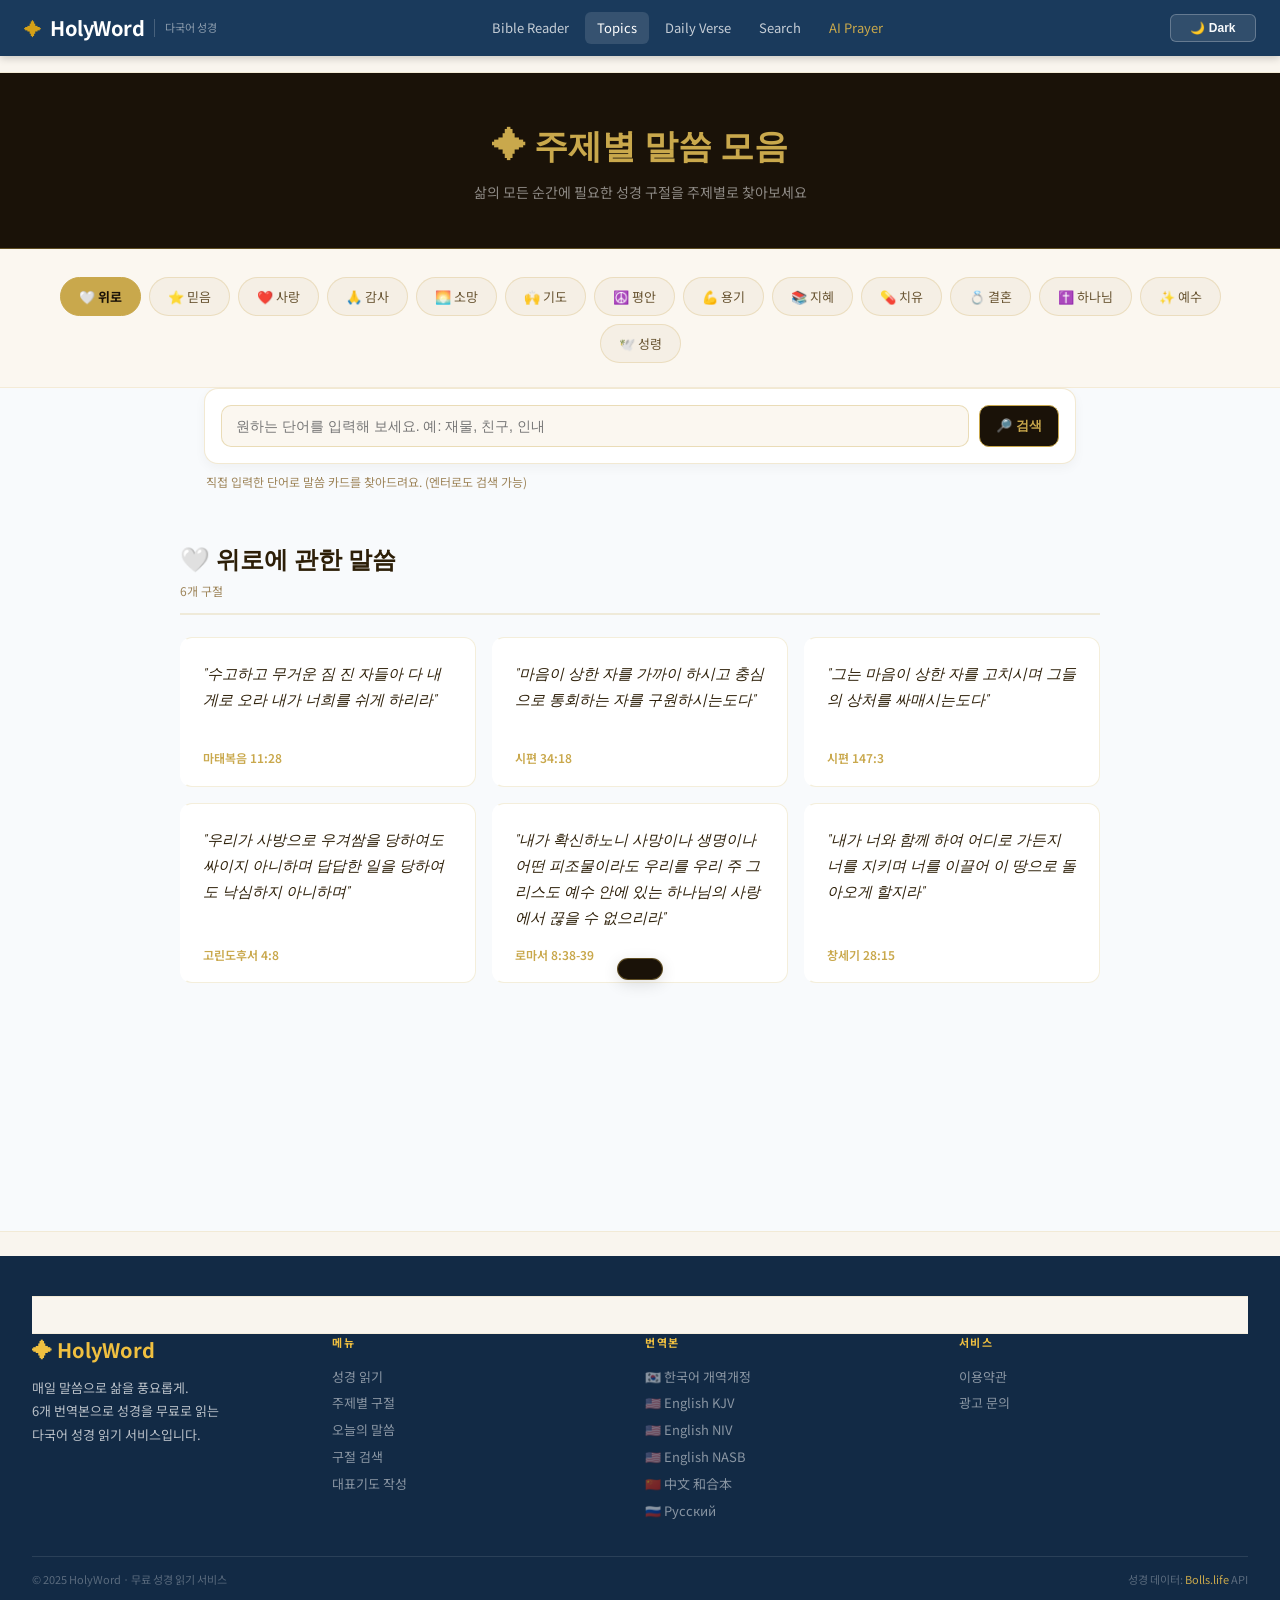
<file: topics.html>
<!DOCTYPE html>
<html lang="ko">
<head>
<meta charset="UTF-8">
<meta name="viewport" content="width=device-width, initial-scale=1.0">
<meta name="description" content="주제별 성경 구절 모음 - 위로, 믿음, 사랑, 감사, 소망, 기도, 평안, 용기, 지혜, 치유, 결혼, 하나님, 예수, 성령에 관한 성경 말씀">
<meta name="keywords" content="성경구절,위로의말씀,믿음의말씀,사랑의말씀,주제별성경">
<title>주제별 성경 구절 | HolyWord</title>
<link href="https://fonts.googleapis.com/css2?family=Playfair+Display:ital,wght@0,400;0,600;0,700;1,400;1,600&family=Noto+Sans+KR:wght@300;400;500;700&display=swap" rel="stylesheet">
<script async src="https://pagead2.googlesyndication.com/pagead/js/adsbygoogle.js?client=ca-pub-8675368228460145" crossorigin="anonymous"></script>
<link rel="stylesheet" href="../css/style.css">
<style>
*{box-sizing:border-box;}
.page-wrap{display:grid;grid-template-columns:160px 1fr 160px;max-width:1400px;margin:0 auto;min-height:80vh;}
.side-ad{padding:20px 8px;position:sticky;top:70px;height:fit-content;text-align:center;}
.topics-main{padding:0 20px;}

.topics-hero{background:#1A1208;border-bottom:1px solid rgba(201,168,76,0.4);padding:44px 24px;text-align:center;}
.topics-hero h1{font-family:'Playfair Display',serif;color:#C9A84C;font-size:34px;margin-bottom:10px;font-weight:700;}
.topics-hero p{color:rgba(255,255,255,0.5);font-size:14px;}

.category-tabs{display:flex;flex-wrap:wrap;gap:8px;justify-content:center;padding:28px 0 24px;}
.cat-btn{background:#F5EFE5;border:1px solid rgba(201,168,76,0.25);color:#6B5735;padding:9px 18px;border-radius:24px;font-size:13px;cursor:pointer;transition:all 0.2s;font-family:'Noto Sans KR',sans-serif;}
.cat-btn:hover{background:rgba(201,168,76,0.15);border-color:#C9A84C;color:#2D1F08;}
.cat-btn.active{background:#C9A84C;color:#1A1208;border-color:#C9A84C;font-weight:700;}

.custom-search-wrap{max-width:920px;margin:0 auto 20px;padding:0 24px;}
.custom-search-box{background:#fff;border:1px solid rgba(201,168,76,0.25);border-radius:14px;padding:16px;display:flex;gap:10px;align-items:center;box-shadow:0 4px 12px rgba(0,0,0,0.04);}
.custom-search-input{flex:1;border:1px solid rgba(201,168,76,0.35);border-radius:10px;padding:12px 14px;font-size:14px;outline:none;color:#2D1F08;background:#FBF7F0;}
.custom-search-input:focus{border-color:#C9A84C;background:#fff;}
.custom-search-btn{border:none;background:#1A1208;color:#C9A84C;border:1px solid #C9A84C;border-radius:10px;padding:11px 16px;font-size:13px;font-weight:700;cursor:pointer;white-space:nowrap;}
.custom-search-btn:hover{background:#C9A84C;color:#1A1208;}
.custom-search-helper{font-size:12px;color:#9E855A;margin-top:8px;padding-left:2px;}
.search-loading{display:flex;flex-direction:column;align-items:center;gap:10px;padding:26px 0;color:#9E855A;}
.search-spinner{width:28px;height:28px;border:3px solid rgba(201,168,76,0.25);border-top-color:#C9A84C;border-radius:50%;animation:spin 0.8s linear infinite;}
@keyframes spin{to{transform:rotate(360deg);}}

.section-title-wrap{margin-bottom:22px;padding-bottom:12px;border-bottom:2px solid rgba(201,168,76,0.2);}
.section-title{font-family:'Playfair Display',serif;font-size:24px;color:#2D1F08;font-weight:700;}
.section-count{font-size:12px;color:#9E855A;margin-top:4px;}

.verse-grid{display:grid;grid-template-columns:repeat(3,1fr);gap:16px;margin-bottom:36px;}
.v-card{background:white;border:1px solid rgba(201,168,76,0.2);border-radius:12px;padding:22px 20px 18px;cursor:pointer;transition:all 0.2s;position:relative;border-left:3px solid transparent;display:flex;flex-direction:column;min-height:150px;}
.v-card:hover{border-color:rgba(201,168,76,0.4);border-left-color:#C9A84C;box-shadow:0 4px 16px rgba(0,0,0,0.08);transform:translateY(-1px);}
.v-card-text{font-family:'Playfair Display',serif;font-size:15px;color:#2D1F08;line-height:1.75;font-style:italic;margin-bottom:14px;flex:1;}
.v-card-ref{font-size:12px;color:#C9A84C;font-weight:600;}
.v-card-actions{position:absolute;top:12px;right:12px;display:flex;gap:5px;opacity:0;transition:opacity 0.2s;}
.v-card:hover .v-card-actions{opacity:1;}
.v-action-btn{background:#F5EFE5;border:1px solid rgba(201,168,76,0.3);border-radius:5px;padding:4px 8px;font-size:10px;cursor:pointer;color:#6B5735;font-family:'Noto Sans KR',sans-serif;transition:all 0.15s;}
.v-action-btn:hover{background:#C9A84C;color:#1A1208;}

.mid-ad{margin:24px 0;text-align:center;}

.toast{position:fixed;bottom:-80px;left:50%;transform:translateX(-50%);background:#1A1208;color:#C9A84C;padding:10px 22px;border-radius:24px;font-size:13px;border:1px solid rgba(201,168,76,0.4);transition:bottom 0.3s;z-index:9999;white-space:nowrap;font-family:'Noto Sans KR',sans-serif;}
.toast.show{bottom:30px;}

@media(max-width:1100px){.page-wrap{grid-template-columns:130px 1fr 130px;}}
@media(max-width:860px){.page-wrap{grid-template-columns:1fr;}.side-ad{display:none;}.verse-grid{grid-template-columns:repeat(2,1fr);}}
@media(max-width:560px){.verse-grid{grid-template-columns:1fr;}}
</style>
</head>
<body>

<header class="site-header">
  <div class="header-inner">
    <a href="../index.html" class="logo">
      <span class="logo-cross">✦</span>
      <span class="logo-text">HolyWord</span>
      <span class="logo-sub">다국어 성경</span>
    </a>
    <nav class="header-nav">
      <a href="../index.html" class="nav-link">성경 읽기</a>
      <a href="topics.html" class="nav-link active">주제별 구절</a>
      <a href="daily.html" class="nav-link">오늘의 말씀</a>
      <a href="search.html" class="nav-link">구절 검색</a>
          <a href="prayer.html" class="nav-link" style="color:#C9A84C;">대표기도 작성</a>
    </nav>
  </div>
</header>

<!-- 상단 자동 광고 -->
<div style="text-align:center;padding:8px 0;background:#F9F5EE;border-bottom:1px solid rgba(201,168,76,0.15);">
  <ins class="adsbygoogle" style="display:block"
       data-ad-client="ca-pub-8675368228460145"
       data-ad-slot="2926108557"
       data-ad-format="auto"
       data-full-width-responsive="true"></ins>
  <script>(adsbygoogle = window.adsbygoogle || []).push({});</script>
</div>

<!-- 히어로 -->
<div class="topics-hero">
  <h1>✦ 주제별 말씀 모음</h1>
  <p>삶의 모든 순간에 필요한 성경 구절을 주제별로 찾아보세요</p>
</div>

<!-- 카테고리 탭 (히어로 바로 아래 전체 너비) -->
<div style="background:#FBF7F0;border-bottom:1px solid rgba(201,168,76,0.15);padding:0 24px;">
  <div class="category-tabs" id="categoryTabs">
    <button class="cat-btn active" data-topic="위로" onclick="switchTopic(this)">🤍 위로</button>
    <button class="cat-btn" data-topic="믿음" onclick="switchTopic(this)">⭐ 믿음</button>
    <button class="cat-btn" data-topic="사랑" onclick="switchTopic(this)">❤️ 사랑</button>
    <button class="cat-btn" data-topic="감사" onclick="switchTopic(this)">🙏 감사</button>
    <button class="cat-btn" data-topic="소망" onclick="switchTopic(this)">🌅 소망</button>
    <button class="cat-btn" data-topic="기도" onclick="switchTopic(this)">🙌 기도</button>
    <button class="cat-btn" data-topic="평안" onclick="switchTopic(this)">☮️ 평안</button>
    <button class="cat-btn" data-topic="용기" onclick="switchTopic(this)">💪 용기</button>
    <button class="cat-btn" data-topic="지혜" onclick="switchTopic(this)">📚 지혜</button>
    <button class="cat-btn" data-topic="치유" onclick="switchTopic(this)">💊 치유</button>
    <button class="cat-btn" data-topic="결혼" onclick="switchTopic(this)">💍 결혼</button>
    <button class="cat-btn" data-topic="하나님" onclick="switchTopic(this)">✝️ 하나님</button>
    <button class="cat-btn" data-topic="예수" onclick="switchTopic(this)">✨ 예수</button>
    <button class="cat-btn" data-topic="성령" onclick="switchTopic(this)">🕊️ 성령</button>
  </div>
</div>
<div class="custom-search-wrap">
  <div class="custom-search-box">
    <input id="customKeywordInput" class="custom-search-input" type="text" placeholder="원하는 단어를 입력해 보세요. 예: 재물, 친구, 인내" />
    <button class="custom-search-btn" onclick="runCustomKeywordSearch()">🔎 검색</button>
  </div>
  <div class="custom-search-helper">직접 입력한 단어로 말씀 카드를 찾아드려요. (엔터로도 검색 가능)</div>
</div>

<!-- 3단 레이아웃: 좌광고 + 본문 + 우광고 -->
<div class="page-wrap">

  <!-- 좌측 광고 -->
  <aside class="side-ad">
    <ins class="adsbygoogle"
         style="display:block;width:150px;min-height:500px;"
         data-ad-client="ca-pub-8675368228460145"
         data-ad-slot="7174010171"
         data-ad-format="auto"></ins>
    <script>(adsbygoogle = window.adsbygoogle || []).push({});</script>
  </aside>

  <!-- 본문 -->
  <main class="topics-main" style="padding-top:28px;">
    <div id="topicContent"></div>
  </main>

  <!-- 우측 광고 -->
  <aside class="side-ad">
    <ins class="adsbygoogle"
         style="display:block;width:150px;min-height:500px;"
         data-ad-client="ca-pub-8675368228460145"
         data-ad-slot="2500534899"
         data-ad-format="auto"></ins>
    <script>(adsbygoogle = window.adsbygoogle || []).push({});</script>
  </aside>

</div>

<!-- 하단 자동 광고 -->
<div style="text-align:center;padding:12px 0;background:#F9F5EE;border-top:1px solid rgba(201,168,76,0.15);">
  <ins class="adsbygoogle" style="display:block"
       data-ad-client="ca-pub-8675368228460145"
       data-ad-slot="4520193575"
             data-full-width-responsive="true"
       data-ad-format="auto"></ins>
  <script>(adsbygoogle = window.adsbygoogle || []).push({});</script>
</div>

<footer class="site-footer">

  <!-- 푸터 상단 디스플레이 광고 (중간 위치) -->
  <div style="padding:18px 32px;background:#F9F5EE;border-top:1px solid rgba(201,168,76,0.15);border-bottom:1px solid rgba(201,168,76,0.1);text-align:center;">
    <ins class="adsbygoogle"
         style="display:block"
         data-ad-client="ca-pub-8675368228460145"
         data-ad-slot="4520193575"
         data-ad-format="auto"
         data-full-width-responsive="true"></ins>
    <script>(adsbygoogle = window.adsbygoogle || []).push({});</script>
  </div>

  <div class="footer-inner">

    <!-- 브랜드 -->
    <div class="footer-brand">
      <div class="footer-logo">✦ HolyWord</div>
      <p class="footer-desc">
        매일 말씀으로 삶을 풍요롭게.<br>
        6개 번역본으로 성경을 무료로 읽는<br>
        다국어 성경 읽기 서비스입니다.
      </p>
    </div>

    <div class="footer-links-group">

      <!-- 메뉴 -->
      <div class="footer-col">
        <div class="footer-col-title">메뉴</div>
        <a href="../index.html">성경 읽기</a>
        <a href="topics.html">주제별 구절</a>
        <a href="daily.html">오늘의 말씀</a>
        <a href="search.html">구절 검색</a>
        <a href="prayer.html">대표기도 작성</a>
      </div>

      <!-- 번역본 -->
      <div class="footer-col">
        <div class="footer-col-title">번역본</div>
        <a href="../index.html?lang=KRV">🇰🇷 한국어 개역개정</a>
        <a href="../index.html?lang=KJV">🇺🇸 English KJV</a>
        <a href="../index.html?lang=NIV">🇺🇸 English NIV</a>
        <a href="../index.html?lang=NASB">🇺🇸 English NASB</a>
        <a href="../index.html?lang=CUV">🇨🇳 中文 和合本</a>
        <a href="../index.html?lang=SYNOD">🇷🇺 Русский</a>
      </div>

      <!-- 서비스 -->
      <div class="footer-col">
        <div class="footer-col-title">서비스</div>
        <a href="terms.html">이용약관</a>
        <a href="contact.html">광고 문의</a>
      </div>

    </div>
  </div>

  <div class="footer-bottom">
    <span>© 2025 HolyWord · 무료 성경 읽기 서비스</span>
    <span>성경 데이터: <a href="https://bolls.life" target="_blank" rel="noopener" style="color:#C9A84C;text-decoration:none;">Bolls.life</a> API</span>
  </div>
</footer>

<div class="toast" id="toast"></div>

<script>
const TOPICS = {
  위로:{emoji:'🤍',verses:[
    {v:'수고하고 무거운 짐 진 자들아 다 내게로 오라 내가 너희를 쉬게 하리라',r:'마태복음 11:28'},
    {v:'마음이 상한 자를 가까이 하시고 충심으로 통회하는 자를 구원하시는도다',r:'시편 34:18'},
    {v:'그는 마음이 상한 자를 고치시며 그들의 상처를 싸매시는도다',r:'시편 147:3'},
    {v:'우리가 사방으로 우겨쌈을 당하여도 싸이지 아니하며 답답한 일을 당하여도 낙심하지 아니하며',r:'고린도후서 4:8'},
    {v:'내가 확신하노니 사망이나 생명이나 어떤 피조물이라도 우리를 우리 주 그리스도 예수 안에 있는 하나님의 사랑에서 끊을 수 없으리라',r:'로마서 8:38-39'},
    {v:'내가 너와 함께 하여 어디로 가든지 너를 지키며 너를 이끌어 이 땅으로 돌아오게 할지라',r:'창세기 28:15'},
  ]},
  믿음:{emoji:'⭐',verses:[
    {v:'믿음은 바라는 것들의 실상이요 보이지 않는 것들의 증거니',r:'히브리서 11:1'},
    {v:'예수께서 이르시되 할 수 있거든이 무슨 말이냐 믿는 자에게는 능히 하지 못할 일이 없느니라',r:'마가복음 9:23'},
    {v:'너는 마음을 다하여 여호와를 신뢰하고 네 명철을 의지하지 말라',r:'잠언 3:5'},
    {v:'내게 능력 주시는 자 안에서 내가 모든 것을 할 수 있느니라',r:'빌립보서 4:13'},
    {v:'두려워하지 말라 내가 너와 함께 함이라 놀라지 말라 나는 네 하나님이 됨이라',r:'이사야 41:10'},
    {v:'믿음의 주요 또 온전하게 하시는 이인 예수를 바라보자 그는 그 앞에 있는 기쁨을 위하여 십자가를 참으사',r:'히브리서 12:2'},
  ]},
  사랑:{emoji:'❤️',verses:[
    {v:'사랑은 오래 참고 사랑은 온유하며 시기하지 아니하며 사랑은 자랑하지 아니하며 교만하지 아니하며',r:'고린도전서 13:4'},
    {v:'하나님이 세상을 이처럼 사랑하사 독생자를 주셨으니 이는 그를 믿는 자마다 멸망하지 않고 영생을 얻게 하려 하심이라',r:'요한복음 3:16'},
    {v:'새 계명을 너희에게 주노니 서로 사랑하라 내가 너희를 사랑한 것 같이 너희도 서로 사랑하라',r:'요한복음 13:34'},
    {v:'무엇보다도 뜨겁게 서로 사랑할지니 사랑은 허다한 죄를 덮느니라',r:'베드로전서 4:8'},
    {v:'사랑 안에 두려움이 없고 온전한 사랑이 두려움을 내쫓나니',r:'요한일서 4:18'},
    {v:'하나님은 사랑이심이라 사랑 안에 거하는 자는 하나님 안에 거하고 하나님도 그의 안에 거하시느니라',r:'요한일서 4:16'},
  ]},
  감사:{emoji:'🙏',verses:[
    {v:'범사에 감사하라 이것이 그리스도 예수 안에서 너희를 향하신 하나님의 뜻이니라',r:'데살로니가전서 5:18'},
    {v:'여호와께 감사하라 그는 선하시며 그 인자하심이 영원함이로다',r:'시편 107:1'},
    {v:'이것이 주께서 만드신 날이라 우리가 기뻐하고 즐거워하리로다',r:'시편 118:24'},
    {v:'감사함으로 그의 문에 들어가며 찬송함으로 그의 궁정에 들어가서 그에게 감사하며 그의 이름을 송축할지어다',r:'시편 100:4'},
    {v:'모든 것이 하나님께로서 났으며 그가 그리스도로 말미암아 우리를 자기와 화목하게 하셨느니라',r:'고린도후서 5:18'},
    {v:'너희 구할 것을 감사함으로 하나님께 아뢰라 그리하면 모든 지각에 뛰어난 하나님의 평강이 너희 마음과 생각을 지키시리라',r:'빌립보서 4:6-7'},
  ]},
  소망:{emoji:'🌅',verses:[
    {v:'내가 너희를 향하여 계획하는 것들을 내가 아노니 재앙이 아니라 평안이요 너희에게 미래와 희망을 주려 하는 것이라',r:'예레미야 29:11'},
    {v:'소망 중에 즐거워하며 환난 중에 참으며 기도에 항상 힘쓰며',r:'로마서 12:12'},
    {v:'여호와를 앙망하는 자는 새 힘을 얻으리니 독수리가 날개치며 올라감 같을 것이요',r:'이사야 40:31'},
    {v:'믿음의 주요 또 온전하게 하시는 이인 예수를 바라보자',r:'히브리서 12:2'},
    {v:'소망이 우리를 부끄럽게 하지 아니함은 우리에게 주신 성령으로 말미암아 하나님의 사랑이 우리 마음에 부은 바 됨이니',r:'로마서 5:5'},
    {v:'주 여호와여 주는 나의 소망이시요 내가 어릴 때부터 신뢰한 이시라',r:'시편 71:5'},
  ]},
  기도:{emoji:'🙌',verses:[
    {v:'아무 것도 염려하지 말고 다만 모든 일에 기도와 간구로, 너희 구할 것을 감사함으로 하나님께 아뢰라',r:'빌립보서 4:6'},
    {v:'구하라 그리하면 너희에게 주실 것이요 찾으라 그리하면 찾아낼 것이요 문을 두드리라 그리하면 너희에게 열릴 것이니',r:'마태복음 7:7'},
    {v:'쉬지 말고 기도하라',r:'데살로니가전서 5:17'},
    {v:'너는 내게 부르짖으라 내가 네게 응답하겠고 네가 알지 못하는 크고 은밀한 일을 네게 보이리라',r:'예레미야 33:3'},
    {v:'무엇이든지 기도하고 구하는 것은 받은 줄로 믿으라 그리하면 너희에게 그대로 되리라',r:'마가복음 11:24'},
    {v:'두 세 사람이 내 이름으로 모인 곳에는 나도 그들 중에 있느니라',r:'마태복음 18:20'},
  ]},
  평안:{emoji:'☮️',verses:[
    {v:'그리하면 모든 지각에 뛰어난 하나님의 평강이 그리스도 예수 안에서 너희 마음과 생각을 지키시리라',r:'빌립보서 4:7'},
    {v:'평안을 너희에게 끼치노니 곧 나의 평안을 너희에게 주노라 내가 너희에게 주는 것은 세상이 주는 것과 같지 아니하니라',r:'요한복음 14:27'},
    {v:'여호와는 나의 목자시니 내게 부족함이 없으리로다',r:'시편 23:1'},
    {v:'주께서 심지가 견고한 자를 평강하고 평강하도록 지키시리니 이는 그가 주를 신뢰함이니이다',r:'이사야 26:3'},
    {v:'이는 내가 너희에게 평안을 주려 함이라 세상에서는 너희가 환난을 당하나 담대하라 내가 세상을 이기었노라',r:'요한복음 16:33'},
    {v:'여호와께서 자기 백성에게 힘을 주심이여 여호와께서 평강의 복으로 자기 백성에게 복을 주시리로다',r:'시편 29:11'},
  ]},
  용기:{emoji:'💪',verses:[
    {v:'강하고 담대하라 두려워하지 말며 놀라지 말라 네가 어디로 가든지 네 하나님 여호와가 너와 함께 하느니라',r:'여호수아 1:9'},
    {v:'주 너의 하나님이 너와 함께 하느니라 그가 너를 떠나지 아니하시며 버리지 아니하시리라',r:'신명기 31:6'},
    {v:'두려워하지 말라 내가 너와 함께 함이라 놀라지 말라 나는 네 하나님이 됨이라 내가 너를 굳세게 하리라',r:'이사야 41:10'},
    {v:'내게 능력 주시는 자 안에서 내가 모든 것을 할 수 있느니라',r:'빌립보서 4:13'},
    {v:'하나님이 우리에게 주신 것은 두려워하는 마음이 아니요 오직 능력과 사랑과 절제하는 마음이니',r:'디모데후서 1:7'},
    {v:'담대히 말하되 주는 나를 돕는 이시니 내가 무서워하지 아니하겠노라',r:'히브리서 13:6'},
  ]},
  지혜:{emoji:'📚',verses:[
    {v:'여호와를 경외하는 것이 지혜의 근본이라 거룩하신 자를 아는 것이 명철이니라',r:'잠언 9:10'},
    {v:'너희 중에 누구든지 지혜가 부족하거든 모든 사람에게 후히 주시고 꾸짖지 아니하시는 하나님께 구하라 그리하면 주시리라',r:'야고보서 1:5'},
    {v:'너는 마음을 다하여 여호와를 신뢰하고 네 명철을 의지하지 말라 너는 범사에 그를 인정하라 그리하면 네 길을 지도하시리라',r:'잠언 3:5-6'},
    {v:'내 아들아 내 법을 잊어버리지 말고 네 마음으로 내 명령을 지키라',r:'잠언 3:1'},
    {v:'지혜가 제일이니 지혜를 얻으라 네가 얻은 모든 것을 가지고 명철을 얻을지니라',r:'잠언 4:7'},
    {v:'오직 위로부터 난 지혜는 첫째 성결하고 다음에 화평하고 관용하고 양순하며 긍휼과 선한 열매가 가득하고',r:'야고보서 3:17'},
  ]},
  치유:{emoji:'💊',verses:[
    {v:'그는 마음이 상한 자를 고치시며 그들의 상처를 싸매시는도다',r:'시편 147:3'},
    {v:'그가 찔림은 우리의 허물 때문이요 그가 상함은 우리의 죄악 때문이라 그가 징계를 받으므로 우리는 평화를 누리고 그가 채찍에 맞으므로 우리는 나음을 받았도다',r:'이사야 53:5'},
    {v:'내가 너를 낫게 하겠다',r:'예레미야 30:17'},
    {v:'믿음의 기도는 병든 자를 구원하리니 주께서 그를 일으키시리라',r:'야고보서 5:15'},
    {v:'이는 선지자 이사야를 통하여 하신 말씀에 우리의 연약한 것을 친히 담당하시고 병을 짊어지셨도다 함을 이루려 하심이더라',r:'마태복음 8:17'},
    {v:'나 여호와가 너를 치료하는 여호와임이라',r:'출애굽기 15:26'},
  ]},
  결혼:{emoji:'💍',verses:[
    {v:'이러므로 남자가 부모를 떠나 그의 아내와 합하여 둘이 한 몸을 이룰지로다',r:'창세기 2:24'},
    {v:'집과 재물은 조상에게서 상속하거니와 슬기로운 아내는 여호와께서 주시느니라',r:'잠언 19:14'},
    {v:'무엇보다도 뜨겁게 서로 사랑할지니 사랑은 허다한 죄를 덮느니라',r:'베드로전서 4:8'},
    {v:'두 사람이 한 사람보다 나음은 그들이 수고함으로 좋은 상을 얻을 것임이라',r:'전도서 4:9'},
    {v:'사랑은 오래 참고 사랑은 온유하며 시기하지 아니하며',r:'고린도전서 13:4'},
    {v:'아내를 사랑하며 괴롭게 하지 말라',r:'골로새서 3:19'},
  ]},
  하나님:{emoji:'✝️',verses:[
    {v:'태초에 하나님이 천지를 창조하시니라',r:'창세기 1:1'},
    {v:'하나님은 사랑이심이라 사랑 안에 거하는 자는 하나님 안에 거하고 하나님도 그의 안에 거하시느니라',r:'요한일서 4:16'},
    {v:'여호와는 나의 빛이요 나의 구원이시니 내가 누구를 두려워하리요',r:'시편 27:1'},
    {v:'하나님은 우리의 피난처시요 힘이시니 환난 중에 만날 큰 도움이시라',r:'시편 46:1'},
    {v:'우리가 알거니와 하나님을 사랑하는 자 곧 그의 뜻대로 부르심을 입은 자들에게는 모든 것이 합력하여 선을 이루느니라',r:'로마서 8:28'},
    {v:'여호와 우리 주여 주의 이름이 온 땅에 어찌 그리 아름다운지요',r:'시편 8:1'},
  ]},
  예수:{emoji:'✨',verses:[
    {v:'예수께서 이르시되 내가 곧 길이요 진리요 생명이니 나로 말미암지 않고는 아버지께로 올 자가 없느니라',r:'요한복음 14:6'},
    {v:'내가 세상 끝날까지 너희와 항상 함께 있으리라',r:'마태복음 28:20'},
    {v:'하나님이 세상을 이처럼 사랑하사 독생자를 주셨으니 이는 그를 믿는 자마다 멸망하지 않고 영생을 얻게 하려 하심이라',r:'요한복음 3:16'},
    {v:'내가 온 것은 양으로 생명을 얻게 하고 더 풍성히 얻게 하려는 것이라',r:'요한복음 10:10'},
    {v:'예수 그리스도는 어제나 오늘이나 영원토록 동일하시니라',r:'히브리서 13:8'},
    {v:'나는 부활이요 생명이니 나를 믿는 자는 죽어도 살겠고',r:'요한복음 11:25'},
  ]},
  성령:{emoji:'🕊️',verses:[
    {v:'오직 성령의 열매는 사랑과 희락과 화평과 오래 참음과 자비와 양선과 충성과',r:'갈라디아서 5:22'},
    {v:'보혜사 곧 아버지께서 내 이름으로 보내실 성령 그가 너희에게 모든 것을 가르치고 내가 너희에게 말한 모든 것을 생각나게 하리라',r:'요한복음 14:26'},
    {v:'성령도 우리의 연약함을 도우시나니 우리는 마땅히 기도할 바를 알지 못하나 오직 성령이 말할 수 없는 탄식으로 우리를 위하여 친히 간구하시느니라',r:'로마서 8:26'},
    {v:'너희가 하나님의 성전인 것과 하나님의 성령이 너희 안에 계시는 것을 알지 못하느냐',r:'고린도전서 3:16'},
    {v:'오직 성령이 너희에게 임하시면 너희가 권능을 받고',r:'사도행전 1:8'},
    {v:'주는 영이시니 주의 영이 계신 곳에는 자유가 있느니라',r:'고린도후서 3:17'},
  ]},
};

let currentTopic='위로';
let searchPool=null;

function switchTopic(btn){
  document.querySelectorAll('.cat-btn').forEach(b=>b.classList.remove('active'));
  btn.classList.add('active');
  currentTopic=btn.dataset.topic;
  renderTopic(currentTopic);
  window.scrollTo({top:200,behavior:'smooth'});
}

function renderTopic(topic){
  const data=TOPICS[topic];
  if(!data) return;
  const el=document.getElementById('topicContent');

  let html=`
    <div style="margin-bottom:22px;padding-bottom:12px;border-bottom:2px solid rgba(201,168,76,0.2);">
      <div style="font-family:'Playfair Display',serif;font-size:24px;color:#2D1F08;font-weight:700;">${data.emoji} ${topic}에 관한 말씀</div>
      <div style="font-size:12px;color:#9E855A;margin-top:4px;">${data.verses.length}개 구절</div>
    </div>
    <div style="margin:20px 0;text-align:center;">
      <ins class="adsbygoogle" style="display:block"
           data-ad-client="ca-pub-8675368228460145"
           data-ad-slot="2240680444"
           data-ad-format="auto"
           data-full-width-responsive="true"></ins>
    </div>
    <div class="verse-grid">`;

  data.verses.forEach(item=>{
    const sv=item.v.replace(/'/g,'&#39;').replace(/"/g,'&quot;');
    const sr=item.r.replace(/'/g,'&#39;');
    html+=`<div class="v-card">
      <div class="v-card-actions">
        <button class="v-action-btn" onclick="copyCard(event,'${sv}','${sr}')">📋 복사</button>
        <button class="v-action-btn" onclick="goRead(event,'${sr}')">📖 읽기</button>
      </div>
      <div class="v-card-text">"${item.v}"</div>
      <div class="v-card-ref">${item.r}</div>
    </div>`;
  });

  html+='</div>';
  el.innerHTML=html;

  try{(window.adsbygoogle=window.adsbygoogle||[]).push({});}catch(e){}
}

function getSearchPool(){
  if(searchPool) return searchPool;
  searchPool=[];
  Object.keys(TOPICS).forEach(topicName=>{
    const topic=TOPICS[topicName];
    topic.verses.forEach(item=>{
      searchPool.push({
        v:item.v,
        r:item.r,
        topic:topicName
      });
    });
  });
  return searchPool;
}

function showSearchLoading(){
  const el=document.getElementById('topicContent');
  el.innerHTML=`
    <div class="search-loading">
      <div class="search-spinner"></div>
      <div>말씀을 찾고 있습니다...</div>
    </div>`;
}

function runCustomKeywordSearch(){
  const input=document.getElementById('customKeywordInput');
  const query=(input?.value||'').trim();
  if(!query){
    showToast('검색어를 입력해 주세요.');
    return;
  }

  document.querySelectorAll('.cat-btn').forEach(b=>b.classList.remove('active'));
  showSearchLoading();

  setTimeout(()=>{
    const q=query.toLowerCase();
    const results=getSearchPool().filter(item=>
      item.v.toLowerCase().includes(q) ||
      item.r.toLowerCase().includes(q) ||
      item.topic.toLowerCase().includes(q)
    );
    renderCustomSearchResults(query, results);
  }, 120);
}

function renderCustomSearchResults(query, results){
  const el=document.getElementById('topicContent');
  if(results.length===0){
    el.innerHTML=`
      <div style="text-align:center;padding:28px 18px;border:1px solid rgba(201,168,76,0.2);border-radius:12px;background:#fff;">
        <div style="font-size:34px;margin-bottom:8px;">🔎</div>
        <div style="font-size:15px;color:#2D1F08;font-weight:600;">검색하신 단어가 포함된 구절을 찾지 못했어요. 다른 단어로 검색해 보세요!</div>
      </div>`;
    return;
  }

  let html=`
    <div style="margin-bottom:22px;padding-bottom:12px;border-bottom:2px solid rgba(201,168,76,0.2);">
      <div style="font-family:'Playfair Display',serif;font-size:24px;color:#2D1F08;font-weight:700;">🔎 "${query}" 검색 결과</div>
      <div style="font-size:12px;color:#9E855A;margin-top:4px;">${results.length}개 구절</div>
    </div>
    <div class="verse-grid">`;

  results.forEach(item=>{
    const sv=item.v.replace(/'/g,'&#39;').replace(/"/g,'&quot;');
    const sr=item.r.replace(/'/g,'&#39;');
    html+=`<div class="v-card">
      <div class="v-card-actions">
        <button class="v-action-btn" onclick="copyCard(event,'${sv}','${sr}')">📋 복사</button>
        <button class="v-action-btn" onclick="goRead(event,'${sr}')">📖 읽기</button>
      </div>
      <div class="v-card-text">"${item.v}"</div>
      <div class="v-card-ref">${item.r} · ${item.topic}</div>
    </div>`;
  });
  html+='</div>';
  el.innerHTML=html;
}

function copyCard(e,verse,ref){
  e.stopPropagation();
  const v=verse.replace(/&#39;/g,"'").replace(/&quot;/g,'"');
  navigator.clipboard.writeText('"'+v+'" — '+ref+'\n\nhttps://bible2.kingdom2025.com');
  showToast('구절이 복사되었습니다 ✓');
}

function goRead(e,ref){
  e.stopPropagation();
  const m=ref.match(/^(.+?)\s+(\d+)/);
  if(m) window.location.href='../index.html?book='+encodeURIComponent(m[1])+'&ch='+m[2]+'&lang=ko';
}

function showToast(msg){
  const t=document.getElementById('toast');
  if(!t)return;
  t.textContent=msg;
  t.classList.add('show');
  setTimeout(()=>t.classList.remove('show'),2500);
}

// URL 파라미터
const params=new URLSearchParams(window.location.search);
const tp=params.get('topic');
if(tp&&TOPICS[tp]){
  currentTopic=tp;
  document.querySelectorAll('.cat-btn').forEach(b=>{
    if(b.dataset.topic===tp)b.classList.add('active');
    else b.classList.remove('active');
  });
}
renderTopic(currentTopic);

document.getElementById('customKeywordInput')?.addEventListener('keydown',e=>{
  if(e.key==='Enter') runCustomKeywordSearch();
});
</script>
<script src="js/theme.js"></script>
</body>
</html>
</file>
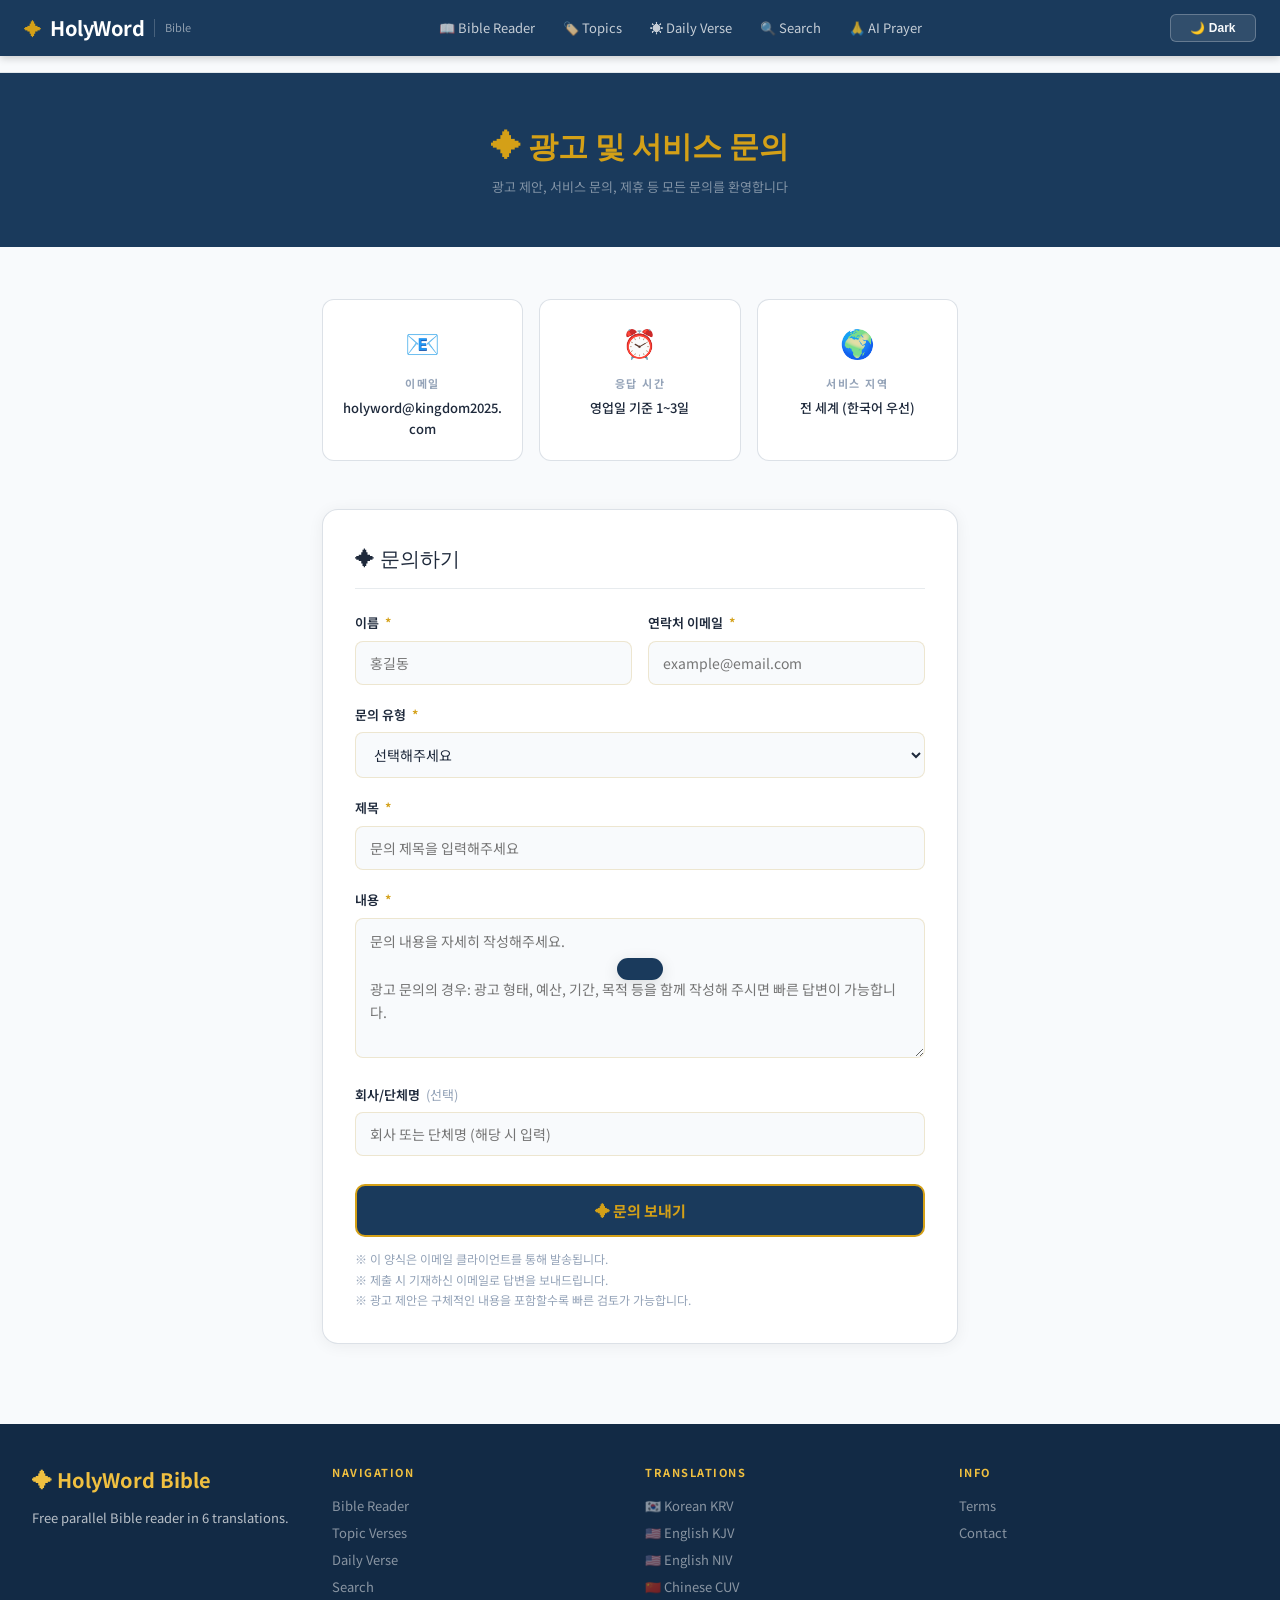
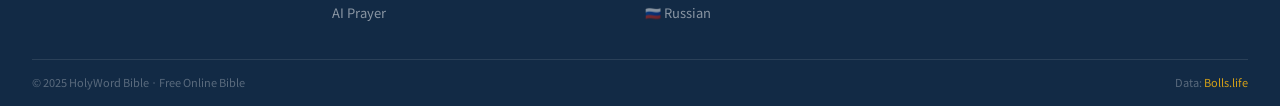
<file: pages/contact.html>
<!DOCTYPE html>
<html lang="ko">
<head>
<meta charset="UTF-8">
<meta name="viewport" content="width=device-width, initial-scale=1.0">
<meta name="description" content="HolyWord 광고 문의 및 서비스 문의. 광고 제안, 제휴, 협업 등 모든 문의를 이메일 양식으로 보내주세요.">
<meta name="keywords" content="광고문의, HolyWord광고, 성경사이트광고, 제휴문의">
<title>광고 문의 | HolyWord</title>
<link href="https://fonts.googleapis.com/css2?family=Playfair+Display:wght@400;700&family=Noto+Sans+KR:wght@300;400;500;700&display=swap" rel="stylesheet">
<script async src="https://pagead2.googlesyndication.com/pagead/js/adsbygoogle.js?client=ca-pub-8675368228460145" crossorigin="anonymous"></script>
<link rel="stylesheet" href="../css/style.css">
<style>
body { background: #f8fafc; font-family: "Inter","Noto Sans KR",sans-serif; }
.contact-hero{background:#1a3a5c;padding:48px 32px;text-align:center;border-bottom:1px solid rgba(26,58,92,0.25);}
.contact-hero h1{font-family:'Georgia','Playfair Display',serif;color:#d4a017;font-size:30px;margin-bottom:8px;}
.contact-hero p{color:rgba(255,255,255,0.45);font-size:13px;}
.contact-wrap{max-width:700px;margin:0 auto;padding:52px 32px 80px;}

/* 정보 카드 */
.info-cards{display:grid;grid-template-columns:repeat(3,1fr);gap:16px;margin-bottom:48px;}
.info-card{background:white;border:1px solid rgba(26,58,92,0.15);border-radius:12px;padding:20px;text-align:center;}
.info-card-icon{font-size:28px;margin-bottom:10px;}
.info-card-title{font-size:11px;color:#94a3b8;text-transform:uppercase;letter-spacing:1.5px;margin-bottom:6px;font-weight:700;}
.info-card-val{font-size:13px;color:#1e293b;font-weight:500;word-break:break-all;}

/* 폼 */
.form-section{background:white;border:1px solid rgba(26,58,92,0.15);border-radius:16px;padding:32px;box-shadow:0 2px 16px rgba(0,0,0,0.06);}
.form-title{font-family:'Georgia','Playfair Display',serif;font-size:20px;color:#1e293b;margin-bottom:24px;padding-bottom:14px;border-bottom:1px solid rgba(26,58,92,0.1);}
.form-row{margin-bottom:20px;}
.form-label{display:block;font-size:13px;font-weight:600;color:#1e293b;margin-bottom:7px;}
.form-label span{color:#d4a017;margin-left:3px;}
.form-input,.form-select,.form-textarea{
  width:100%;background:#f8fafc;border:1px solid rgba(201,168,76,0.25);
  border-radius:8px;color:#1e293b;padding:11px 14px;font-size:14px;
  font-family:'Noto Sans KR',sans-serif;outline:none;transition:border-color 0.2s;
  box-sizing:border-box;
}
.form-input:focus,.form-select:focus,.form-textarea:focus{border-color:#d4a017;background:white;}
.form-textarea{resize:vertical;min-height:140px;line-height:1.7;}
.form-select option{background:white;color:#1e293b;}
.form-row-2{display:grid;grid-template-columns:1fr 1fr;gap:16px;}
.submit-btn{
  width:100%;background:#1a3a5c;color:#d4a017;border:2px solid #d4a017;
  padding:14px;border-radius:10px;font-size:15px;font-weight:700;cursor:pointer;
  font-family:'Noto Sans KR',sans-serif;transition:all 0.2s;margin-top:8px;
}
.submit-btn:hover{background:#d4a017;color:#1a3a5c;}
.form-notice{font-size:12px;color:#94a3b8;margin-top:12px;line-height:1.7;word-break:keep-all;}

/* 완료 메시지 */
.success-msg{
  display:none;text-align:center;padding:48px 24px;
  background:#f8fafc;border-radius:12px;border:1px solid rgba(26,58,92,0.15);
}
.success-msg.show{display:block;}
.success-icon{font-size:48px;margin-bottom:16px;}
.success-title{font-family:'Georgia','Playfair Display',serif;font-size:22px;color:#d4a017;margin-bottom:10px;}
.success-desc{font-size:14px;color:#64748b;line-height:1.7;}

.toast{position:fixed;bottom:-80px;left:50%;transform:translateX(-50%);background:#1a3a5c;color:#d4a017;padding:10px 22px;border-radius:24px;font-size:13px;border:1px solid rgba(26,58,92,0.3);transition:bottom 0.3s;z-index:9999;white-space:nowrap;font-family:'Noto Sans KR',sans-serif;}
.toast.show{bottom:30px;}

@media(max-width:600px){
  .info-cards{grid-template-columns:1fr;}
  .form-row-2{grid-template-columns:1fr;}
}
</style>
</head>
<body>

<header class="site-header">
  <a href="../index.html" class="logo">
    <span class="logo-cross">✦</span>
    <span class="logo-text">HolyWord</span>
    <span class="logo-sub">Bible</span>
  </a>
  <nav class="header-nav">
    <a href="../index.html" class="nav-link">📖 Bible Reader</a>
    <a href="topics.html" class="nav-link">🏷️ Topics</a>
    <a href="daily.html" class="nav-link">☀️ Daily Verse</a>
    <a href="search.html" class="nav-link">🔍 Search</a>
    <a href="prayer.html" class="nav-link">🙏 AI Prayer</a>
  </nav>
</header>

<!-- 상단 광고 -->
<div style="text-align:center;padding:8px 0;background:#f8fafc;border-bottom:1px solid rgba(26,58,92,0.1);">
  <ins class="adsbygoogle" style="display:block"
       data-ad-client="ca-pub-8675368228460145"
       data-ad-slot="2926108557"
       data-ad-format="auto"
       data-full-width-responsive="true"></ins>
  <script>(adsbygoogle = window.adsbygoogle || []).push({});</script>
</div>

<div class="contact-hero">
  <h1>✦ 광고 및 서비스 문의</h1>
  <p>광고 제안, 서비스 문의, 제휴 등 모든 문의를 환영합니다</p>
</div>

<div class="contact-wrap">

  <!-- 안내 카드 -->
  <div class="info-cards">
    <div class="info-card">
      <div class="info-card-icon">📧</div>
      <div class="info-card-title">이메일</div>
      <div class="info-card-val">holyword@kingdom2025.com</div>
    </div>
    <div class="info-card">
      <div class="info-card-icon">⏰</div>
      <div class="info-card-title">응답 시간</div>
      <div class="info-card-val">영업일 기준 1~3일</div>
    </div>
    <div class="info-card">
      <div class="info-card-icon">🌍</div>
      <div class="info-card-title">서비스 지역</div>
      <div class="info-card-val">전 세계 (한국어 우선)</div>
    </div>
  </div>

  <!-- 중간 광고 -->

  <!-- 문의 폼 -->
  <div class="form-section" id="formSection">
    <div class="form-title">✦ 문의하기</div>

    <div class="form-row-2">
      <div class="form-row">
        <label class="form-label">이름 <span>*</span></label>
        <input type="text" class="form-input" id="fName" placeholder="홍길동">
      </div>
      <div class="form-row">
        <label class="form-label">연락처 이메일 <span>*</span></label>
        <input type="email" class="form-input" id="fEmail" placeholder="example@email.com">
      </div>
    </div>

    <div class="form-row">
      <label class="form-label">문의 유형 <span>*</span></label>
      <select class="form-select" id="fType">
        <option value="">선택해주세요</option>
        <option value="ad_propose">광고 제안</option>
        <option value="ad_inquiry">광고 문의</option>
        <option value="partnership">제휴 / 협업</option>
        <option value="service">서비스 문의</option>
        <option value="error">오류 신고</option>
        <option value="other">기타</option>
      </select>
    </div>

    <div class="form-row">
      <label class="form-label">제목 <span>*</span></label>
      <input type="text" class="form-input" id="fSubject" placeholder="문의 제목을 입력해주세요">
    </div>

    <div class="form-row">
      <label class="form-label">내용 <span>*</span></label>
      <textarea class="form-textarea" id="fContent"
        placeholder="문의 내용을 자세히 작성해주세요.&#10;&#10;광고 문의의 경우: 광고 형태, 예산, 기간, 목적 등을 함께 작성해 주시면 빠른 답변이 가능합니다."></textarea>
    </div>

    <div class="form-row">
      <label class="form-label">회사/단체명 <span style="color:#94a3b8;font-weight:400;">(선택)</span></label>
      <input type="text" class="form-input" id="fCompany" placeholder="회사 또는 단체명 (해당 시 입력)">
    </div>

    <button class="submit-btn" onclick="submitForm()">✦ 문의 보내기</button>

    <p class="form-notice">
      ※ 이 양식은 이메일 클라이언트를 통해 발송됩니다.<br>
      ※ 제출 시 기재하신 이메일로 답변을 보내드립니다.<br>
      ※ 광고 제안은 구체적인 내용을 포함할수록 빠른 검토가 가능합니다.
    </p>
  </div>

  <!-- 완료 메시지 -->
  <div class="success-msg" id="successMsg">
    <div class="success-icon">✉️</div>
    <div class="success-title">문의가 전송되었습니다!</div>
    <p class="success-desc">
      소중한 문의 감사합니다.<br>
      영업일 기준 1~3일 내에 이메일로 답변드리겠습니다.<br><br>
      <a href="../index.html" style="color:#d4a017;text-decoration:none;font-weight:700;">← 성경 읽기로 돌아가기</a>
    </p>
  </div>

</div>

<footer class="site-footer">
  <div class="footer-inner">
    <div>
      <div class="footer-logo">✦ HolyWord Bible</div>
      <p class="footer-desc">Free parallel Bible reader in 6 translations.</p>
    </div>
    <div class="footer-links-group">
      <div class="footer-col">
        <div class="footer-col-title">Navigation</div>
        <a href="../index.html">Bible Reader</a>
        <a href="topics.html">Topic Verses</a>
        <a href="daily.html">Daily Verse</a>
        <a href="search.html">Search</a>
        <a href="prayer.html">AI Prayer</a>
      </div>
      <div class="footer-col">
        <div class="footer-col-title">Translations</div>
        <a href="../index.html?lt=KRV">🇰🇷 Korean KRV</a>
        <a href="../index.html?lt=KJV">🇺🇸 English KJV</a>
        <a href="../index.html?lt=NIV">🇺🇸 English NIV</a>
        <a href="../index.html?lt=CUV">🇨🇳 Chinese CUV</a>
        <a href="../index.html?lt=SYNOD">🇷🇺 Russian</a>
      </div>
      <div class="footer-col">
        <div class="footer-col-title">Info</div>
        <a href="terms.html">Terms</a>
        <a href="contact.html">Contact</a>
      </div>
    </div>
  </div>
  <div class="footer-bottom">
    <span>© 2025 HolyWord Bible · Free Online Bible</span>
    <span>Data: <a href="https://bolls.life" target="_blank" rel="noopener" style="color:#d4a017;text-decoration:none;">Bolls.life</a></span>
  </div>
</footer>

<div class="toast" id="toast"></div>

<script>
function submitForm() {
  const name    = document.getElementById('fName').value.trim();
  const email   = document.getElementById('fEmail').value.trim();
  const type    = document.getElementById('fType').value;
  const subject = document.getElementById('fSubject').value.trim();
  const content = document.getElementById('fContent').value.trim();
  const company = document.getElementById('fCompany').value.trim();

  if (!name)    { showToast('이름을 입력해주세요'); return; }
  if (!email || !email.includes('@')) { showToast('올바른 이메일을 입력해주세요'); return; }
  if (!type)    { showToast('문의 유형을 선택해주세요'); return; }
  if (!subject) { showToast('제목을 입력해주세요'); return; }
  if (!content || content.length < 10) { showToast('내용을 10자 이상 입력해주세요'); return; }

  // mailto 링크로 이메일 발송
  const typeLabels = {
    ad_propose: '광고 제안', ad_inquiry: '광고 문의',
    partnership: '제휴/협업', service: '서비스 문의',
    error: '오류 신고', other: '기타'
  };
  const bodyText = [
    `[문의 유형] ${typeLabels[type] || type}`,
    `[이름] ${name}`,
    `[이메일] ${email}`,
    company ? `[회사/단체] ${company}` : '',
    '',
    `[내용]`,
    content,
    '',
    '---',
    'HolyWord 문의 양식을 통해 발송된 메일입니다.',
    'https://bible2.kingdom2025.com'
  ].filter(Boolean).join('\n');

  const mailtoLink = `mailto:holyword@kingdom2025.com?subject=${encodeURIComponent('[HolyWord] ' + subject)}&body=${encodeURIComponent(bodyText)}`;
  window.location.href = mailtoLink;

  // 완료 화면 표시
  setTimeout(() => {
    document.getElementById('formSection').style.display = 'none';
    document.getElementById('successMsg').classList.add('show');
  }, 500);
}

function showToast(msg) {
  const t = document.getElementById('toast');
  t.textContent = msg;
  t.classList.add('show');
  setTimeout(() => t.classList.remove('show'), 2500);
}
</script>
<script src="../js/theme.js"></script>
</body>
</html>
</file>
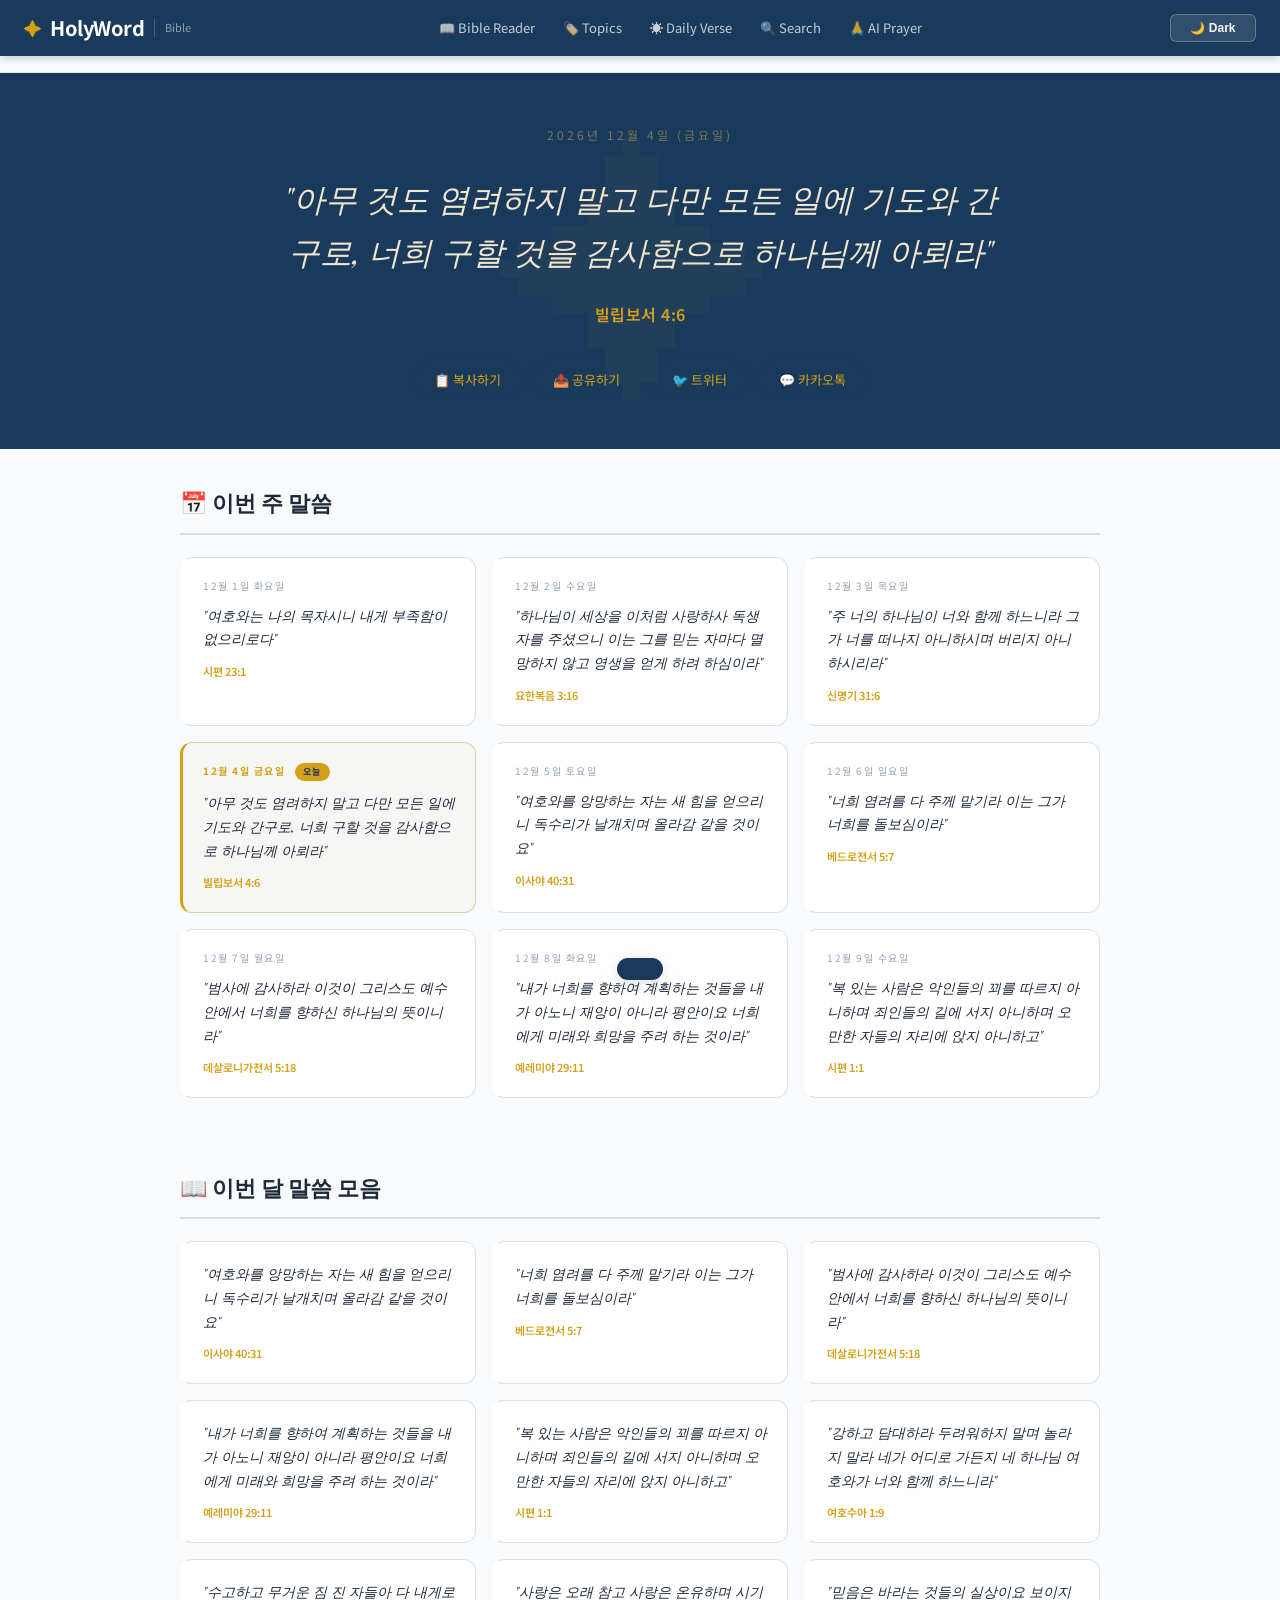
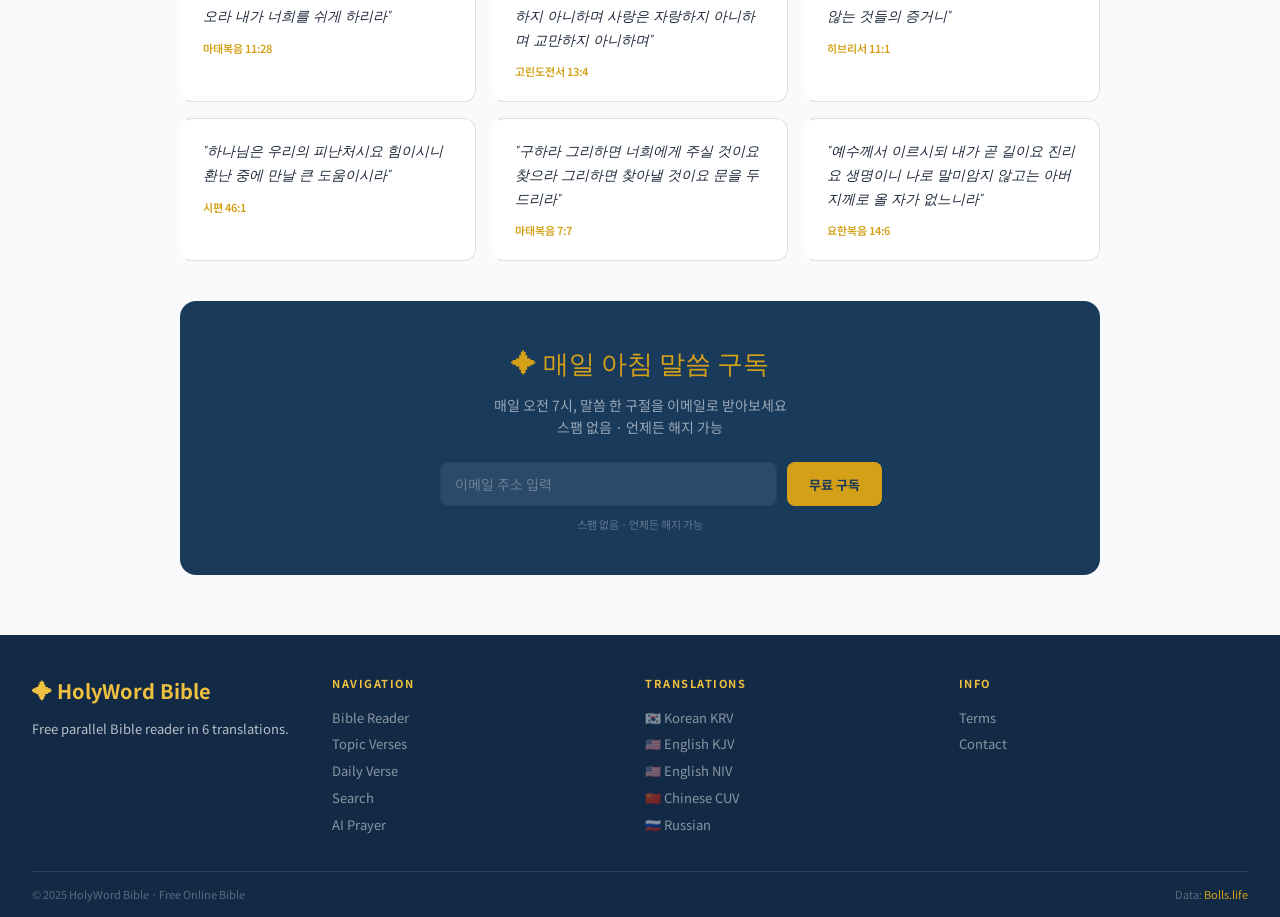
<file: pages/daily.html>
<!DOCTYPE html>
<html lang="ko">
<head>
<meta charset="UTF-8">
<meta name="viewport" content="width=device-width, initial-scale=1.0">
<meta name="description" content="오늘의 성경 말씀 - 매일 새로운 성경 구절로 하루를 시작하세요. 이번 주 말씀 모음.">
<meta name="keywords" content="오늘의말씀,성경구절,매일말씀,하루한말씀,이번주말씀">
<title>오늘의 말씀 | HolyWord 성경</title>
<link href="https://fonts.googleapis.com/css2?family=Playfair+Display:ital,wght@0,400;0,600;0,700;1,400;1,600&family=Noto+Sans+KR:wght@300;400;500;700&display=swap" rel="stylesheet">
<script async src="https://pagead2.googlesyndication.com/pagead/js/adsbygoogle.js?client=ca-pub-8675368228460145" crossorigin="anonymous"></script>
<link rel="stylesheet" href="../css/style.css">
<style>
body { background: #f8fafc; font-family: "Inter","Noto Sans KR",sans-serif; }
*{box-sizing:border-box;}

/* 3단 레이아웃 */
.page-wrap{display:grid;grid-template-columns:160px 1fr 160px;max-width:1400px;margin:0 auto;min-height:80vh;}
.side-ad{padding:20px 8px;position:sticky;top:70px;height:fit-content;text-align:center;}
.daily-main{padding:0 20px 60px;}

/* 히어로 */
.daily-hero{
  background:#1a3a5c;
  border-bottom:1px solid rgba(26,58,92,0.3);
  padding:52px 32px 48px;
  text-align:center;
  position:relative;
  overflow:hidden;
}
.daily-hero::before{
  content:'✦';
  position:absolute;
  font-size:280px;
  color:rgba(201,168,76,0.04);
  top:50%;left:50%;
  transform:translate(-50%,-50%);
  pointer-events:none;
}
.daily-date-label{
  font-size:12px;
  color:rgba(201,168,76,0.55);
  text-transform:uppercase;
  letter-spacing:3px;
  margin-bottom:28px;
  font-family:'Noto Sans KR',sans-serif;
}
.daily-verse-big{
  font-family:'Georgia','Playfair Display',serif;
  font-size:clamp(20px,3.5vw,32px);
  color:#F0E6D0;
  line-height:1.65;
  max-width:740px;
  margin:0 auto 24px;
  font-style:italic;
}
.daily-ref-big{
  font-size:16px;
  color:#d4a017;
  font-weight:600;
  margin-bottom:32px;
  font-family:'Noto Sans KR',sans-serif;
  letter-spacing:0.5px;
}
.share-row{
  display:flex;
  gap:10px;
  flex-wrap:wrap;
  justify-content:center;
}
.share-btn-hero{
  background:rgba(26,58,92,0.1);
  border:1px solid rgba(26,58,92,0.3);
  color:#d4a017;
  padding:10px 20px;
  border-radius:24px;
  font-size:13px;
  cursor:pointer;
  transition:all 0.2s;
  font-family:'Noto Sans KR',sans-serif;
}
.share-btn-hero:hover{background:#d4a017;color:#1a3a5c;}

/* 섹션 */
.section-wrap{padding:36px 0 0;}
.section-hd{
  display:flex;
  align-items:center;
  gap:10px;
  margin-bottom:22px;
  padding-bottom:12px;
  border-bottom:2px solid rgba(26,58,92,0.15);
}
.section-hd h2{
  font-family:'Georgia','Playfair Display',serif;
  font-size:22px;
  color:#1e293b;
  font-weight:700;
}

/* 말씀 카드 그리드 — 3열 */
.week-grid{
  display:grid;
  grid-template-columns:repeat(3,1fr);
  gap:16px;
  margin-bottom:36px;
}
.week-card{
  background:white;
  border:1px solid rgba(26,58,92,0.15);
  border-radius:12px;
  padding:20px;
  transition:all 0.2s;
  cursor:pointer;
  border-left:3px solid transparent;
  position:relative;
}
.week-card:hover{border-color:rgba(26,58,92,0.3);border-left-color:#d4a017;box-shadow:0 4px 16px rgba(0,0,0,0.08);transform:translateY(-1px);}
.week-card.today{border-color:rgba(201,168,76,0.5);border-left-color:#d4a017;background:rgba(201,168,76,0.04);}
.wc-day{font-size:10px;color:#94a3b8;text-transform:uppercase;letter-spacing:1.5px;margin-bottom:10px;font-family:'Noto Sans KR',sans-serif;}
.wc-day.today-lbl{color:#d4a017;font-weight:700;}
.wc-today-badge{
  display:inline-block;
  background:#d4a017;
  color:#1a3a5c;
  font-size:9px;
  font-weight:700;
  padding:2px 8px;
  border-radius:10px;
  margin-left:6px;
  font-family:'Noto Sans KR',sans-serif;
}
.wc-text{
  font-family:'Georgia','Playfair Display',serif;
  font-size:14px;
  color:#1e293b;
  line-height:1.7;
  font-style:italic;
  margin-bottom:12px;
}
.wc-ref{font-size:11px;color:#d4a017;font-weight:600;font-family:'Noto Sans KR',sans-serif;}
.wc-copy{
  position:absolute;
  top:12px;right:12px;
  background:#f1f5f9;
  border:1px solid rgba(26,58,92,0.25);
  border-radius:5px;
  padding:3px 8px;
  font-size:10px;
  cursor:pointer;
  color:#64748b;
  opacity:0;
  transition:opacity 0.2s;
  font-family:'Noto Sans KR',sans-serif;
}
.week-card:hover .wc-copy{opacity:1;}
.wc-copy:hover{background:#d4a017;color:#1a3a5c;}

/* 중간 광고 */
.mid-ad{margin:28px 0;text-align:center;}

/* 뉴스레터 */
.newsletter-section{
  background:#1a3a5c;
  border-radius:16px;
  padding:40px 32px;
  text-align:center;
  margin-top:40px;
  border:1px solid rgba(26,58,92,0.25);
}
.nl-title{font-family:'Georgia','Playfair Display',serif;font-size:26px;color:#d4a017;margin-bottom:10px;}
.nl-desc{color:rgba(255,255,255,0.55);font-size:14px;margin-bottom:24px;line-height:1.6;}
.nl-form{display:flex;gap:10px;max-width:400px;margin:0 auto;}
.nl-input{
  flex:1;
  background:rgba(255,255,255,0.08);
  border:1px solid rgba(26,58,92,0.3);
  border-radius:8px;
  color:white;
  padding:11px 14px;
  font-size:14px;
  font-family:'Noto Sans KR',sans-serif;
  outline:none;
}
.nl-input::placeholder{color:rgba(255,255,255,0.3);}
.nl-input:focus{border-color:#d4a017;}
.nl-btn{
  background:#d4a017;
  color:#1a3a5c;
  border:none;
  padding:11px 22px;
  border-radius:8px;
  font-size:13px;
  font-weight:700;
  cursor:pointer;
  font-family:'Noto Sans KR',sans-serif;
  white-space:nowrap;
}
.nl-btn:hover{background:#b8860b;}
.nl-note{font-size:11px;color:rgba(255,255,255,0.3);margin-top:10px;}

/* toast */
.toast{position:fixed;bottom:-80px;left:50%;transform:translateX(-50%);background:#1a3a5c;color:#d4a017;padding:10px 22px;border-radius:24px;font-size:13px;border:1px solid rgba(26,58,92,0.3);transition:bottom 0.3s;z-index:9999;white-space:nowrap;font-family:'Noto Sans KR',sans-serif;}
.toast.show{bottom:30px;}

/* 반응형 */
@media(max-width:1100px){.page-wrap{grid-template-columns:130px 1fr 130px;}}
@media(max-width:860px){.page-wrap{grid-template-columns:1fr;}.side-ad{display:none;}.week-grid{grid-template-columns:repeat(2,1fr);}}
@media(max-width:560px){.week-grid{grid-template-columns:1fr;}.nl-form{flex-direction:column;}}
</style>
</head>
<body>

<header class="site-header">
  <a href="../index.html" class="logo">
    <span class="logo-cross">✦</span>
    <span class="logo-text">HolyWord</span>
    <span class="logo-sub">Bible</span>
  </a>
  <nav class="header-nav">
    <a href="../index.html" class="nav-link">📖 Bible Reader</a>
    <a href="topics.html" class="nav-link">🏷️ Topics</a>
    <a href="daily.html" class="nav-link">☀️ Daily Verse</a>
    <a href="search.html" class="nav-link">🔍 Search</a>
    <a href="prayer.html" class="nav-link">🙏 AI Prayer</a>
  </nav>
</header>

<!-- 상단 자동 광고 -->
<div style="text-align:center;padding:8px 0;background:#f8fafc;border-bottom:1px solid rgba(26,58,92,0.1);">
  <ins class="adsbygoogle" style="display:block"
       data-ad-client="ca-pub-8675368228460145"
       data-ad-slot="2926108557"
       data-ad-format="auto"
       data-full-width-responsive="true"></ins>
  <script>(adsbygoogle = window.adsbygoogle || []).push({});</script>
</div>

<!-- 오늘의 말씀 히어로 -->
<div class="daily-hero">
  <div class="daily-date-label" id="todayDateLabel"></div>
  <div class="daily-verse-big" id="todayVerseBig"></div>
  <div class="daily-ref-big" id="todayRefBig"></div>
  <div class="share-row">
    <button class="share-btn-hero" onclick="copyToday()">📋 복사하기</button>
    <button class="share-btn-hero" onclick="shareToday()">📤 공유하기</button>
    <button class="share-btn-hero" onclick="shareTwitter()">🐦 트위터</button>
    <button class="share-btn-hero" onclick="shareKakao()">💬 카카오톡</button>
  </div>
</div>

<!-- 3단 레이아웃 -->
<div class="page-wrap">

  <!-- 좌측 광고 -->
  <aside class="side-ad">
    <ins class="adsbygoogle"
         style="display:block;width:150px;min-height:500px;"
         data-ad-client="ca-pub-8675368228460145"
         data-ad-slot="7174010171"
         data-ad-format="auto"></ins>
    <script>(adsbygoogle = window.adsbygoogle || []).push({});</script>
  </aside>

  <!-- 메인 콘텐츠 -->
  <main class="daily-main">

    <!-- 이번 주 말씀 -->
    <div class="section-wrap">
      <div class="section-hd">
        <h2>📅 이번 주 말씀</h2>
      </div>
      <div class="week-grid" id="weekGrid"></div>
    </div>

    <!-- 중간 광고 -->

    <!-- 이번 달 말씀 (3의 배수, 6개씩) -->
    <div class="section-wrap">
      <div class="section-hd">
        <h2>📖 이번 달 말씀 모음</h2>
      </div>
      <div class="week-grid" id="monthGrid"></div>
    </div>

    <!-- 중간 광고 2 -->
    

    <!-- 뉴스레터 -->
    <div class="newsletter-section">
      <div class="nl-title">✦ 매일 아침 말씀 구독</div>
      <p class="nl-desc">매일 오전 7시, 말씀 한 구절을 이메일로 받아보세요<br>스팸 없음 · 언제든 해지 가능</p>
      <div class="nl-form">
        <input type="email" class="nl-input" id="nlEmail" placeholder="이메일 주소 입력">
        <button class="nl-btn" onclick="subscribe()">무료 구독</button>
      </div>
      <div class="nl-note">스팸 없음 · 언제든 해지 가능</div>
    </div>

  </main>

  <!-- 우측 광고 -->
  <aside class="side-ad">
    <ins class="adsbygoogle"
         style="display:block;width:150px;min-height:500px;"
         data-ad-client="ca-pub-8675368228460145"
         data-ad-slot="2500534899"
         data-ad-format="auto"></ins>
    <script>(adsbygoogle = window.adsbygoogle || []).push({});</script>
  </aside>

</div>

<!-- 하단 자동 광고 -->


<footer class="site-footer">
  <div class="footer-inner">
    <div>
      <div class="footer-logo">✦ HolyWord Bible</div>
      <p class="footer-desc">Free parallel Bible reader in 6 translations.</p>
    </div>
    <div class="footer-links-group">
      <div class="footer-col">
        <div class="footer-col-title">Navigation</div>
        <a href="../index.html">Bible Reader</a>
        <a href="topics.html">Topic Verses</a>
        <a href="daily.html">Daily Verse</a>
        <a href="search.html">Search</a>
        <a href="prayer.html">AI Prayer</a>
      </div>
      <div class="footer-col">
        <div class="footer-col-title">Translations</div>
        <a href="../index.html?lt=KRV">🇰🇷 Korean KRV</a>
        <a href="../index.html?lt=KJV">🇺🇸 English KJV</a>
        <a href="../index.html?lt=NIV">🇺🇸 English NIV</a>
        <a href="../index.html?lt=CUV">🇨🇳 Chinese CUV</a>
        <a href="../index.html?lt=SYNOD">🇷🇺 Russian</a>
      </div>
      <div class="footer-col">
        <div class="footer-col-title">Info</div>
        <a href="terms.html">Terms</a>
        <a href="contact.html">Contact</a>
      </div>
    </div>
  </div>
  <div class="footer-bottom">
    <span>© 2025 HolyWord Bible · Free Online Bible</span>
    <span>Data: <a href="https://bolls.life" target="_blank" rel="noopener" style="color:#d4a017;text-decoration:none;">Bolls.life</a></span>
  </div>
</footer>

<div class="toast" id="toast"></div>

<script>
// ===== 개역개정 말씀 풀 데이터 (30개 — 3의 배수) =====
const ALL_VERSES = [
  {v:'내게 능력 주시는 자 안에서 내가 모든 것을 할 수 있느니라',r:'빌립보서 4:13'},
  {v:'여호와는 나의 목자시니 내게 부족함이 없으리로다',r:'시편 23:1'},
  {v:'하나님이 세상을 이처럼 사랑하사 독생자를 주셨으니 이는 그를 믿는 자마다 멸망하지 않고 영생을 얻게 하려 하심이라',r:'요한복음 3:16'},
  {v:'주 너의 하나님이 너와 함께 하느니라 그가 너를 떠나지 아니하시며 버리지 아니하시리라',r:'신명기 31:6'},
  {v:'아무 것도 염려하지 말고 다만 모든 일에 기도와 간구로, 너희 구할 것을 감사함으로 하나님께 아뢰라',r:'빌립보서 4:6'},
  {v:'여호와를 앙망하는 자는 새 힘을 얻으리니 독수리가 날개치며 올라감 같을 것이요',r:'이사야 40:31'},
  {v:'너희 염려를 다 주께 맡기라 이는 그가 너희를 돌보심이라',r:'베드로전서 5:7'},
  {v:'범사에 감사하라 이것이 그리스도 예수 안에서 너희를 향하신 하나님의 뜻이니라',r:'데살로니가전서 5:18'},
  {v:'내가 너희를 향하여 계획하는 것들을 내가 아노니 재앙이 아니라 평안이요 너희에게 미래와 희망을 주려 하는 것이라',r:'예레미야 29:11'},
  {v:'복 있는 사람은 악인들의 꾀를 따르지 아니하며 죄인들의 길에 서지 아니하며 오만한 자들의 자리에 앉지 아니하고',r:'시편 1:1'},
  {v:'강하고 담대하라 두려워하지 말며 놀라지 말라 네가 어디로 가든지 네 하나님 여호와가 너와 함께 하느니라',r:'여호수아 1:9'},
  {v:'수고하고 무거운 짐 진 자들아 다 내게로 오라 내가 너희를 쉬게 하리라',r:'마태복음 11:28'},
  {v:'사랑은 오래 참고 사랑은 온유하며 시기하지 아니하며 사랑은 자랑하지 아니하며 교만하지 아니하며',r:'고린도전서 13:4'},
  {v:'믿음은 바라는 것들의 실상이요 보이지 않는 것들의 증거니',r:'히브리서 11:1'},
  {v:'하나님은 우리의 피난처시요 힘이시니 환난 중에 만날 큰 도움이시라',r:'시편 46:1'},
  {v:'구하라 그리하면 너희에게 주실 것이요 찾으라 그리하면 찾아낼 것이요 문을 두드리라',r:'마태복음 7:7'},
  {v:'예수께서 이르시되 내가 곧 길이요 진리요 생명이니 나로 말미암지 않고는 아버지께로 올 자가 없느니라',r:'요한복음 14:6'},
  {v:'그리하면 모든 지각에 뛰어난 하나님의 평강이 그리스도 예수 안에서 너희 마음과 생각을 지키시리라',r:'빌립보서 4:7'},
  {v:'두려워하지 말라 내가 너와 함께 함이라 놀라지 말라 나는 네 하나님이 됨이라',r:'이사야 41:10'},
  {v:'그는 마음이 상한 자를 고치시며 그들의 상처를 싸매시는도다',r:'시편 147:3'},
  {v:'우리가 알거니와 하나님을 사랑하는 자 곧 그의 뜻대로 부르심을 입은 자들에게는 모든 것이 합력하여 선을 이루느니라',r:'로마서 8:28'},
  {v:'새 계명을 너희에게 주노니 서로 사랑하라 내가 너희를 사랑한 것 같이 너희도 서로 사랑하라',r:'요한복음 13:34'},
  {v:'쉬지 말고 기도하라',r:'데살로니가전서 5:17'},
  {v:'여호와를 경외하는 것이 지혜의 근본이라 거룩하신 자를 아는 것이 명철이니라',r:'잠언 9:10'},
  {v:'내가 확신하노니 사망이나 생명이나 어떤 피조물이라도 우리를 우리 주 그리스도 예수 안에 있는 하나님의 사랑에서 끊을 수 없으리라',r:'로마서 8:38-39'},
  {v:'오직 성령의 열매는 사랑과 희락과 화평과 오래 참음과 자비와 양선과 충성과',r:'갈라디아서 5:22'},
  {v:'태초에 하나님이 천지를 창조하시니라',r:'창세기 1:1'},
  {v:'그가 찔림은 우리의 허물 때문이요 그가 상함은 우리의 죄악 때문이라 그가 채찍에 맞으므로 우리는 나음을 받았도다',r:'이사야 53:5'},
  {v:'하나님이 우리에게 주신 것은 두려워하는 마음이 아니요 오직 능력과 사랑과 절제하는 마음이니',r:'디모데후서 1:7'},
  {v:'내가 세상 끝날까지 너희와 항상 함께 있으리라',r:'마태복음 28:20'},
];

const DAYS_KO = ['일','월','화','수','목','금','토'];
const MONTHS_KO = ['1월','2월','3월','4월','5월','6월','7월','8월','9월','10월','11월','12월'];

function formatDate(d) {
  return `${d.getFullYear()}년 ${MONTHS_KO[d.getMonth()]} ${d.getDate()}일 (${DAYS_KO[d.getDay()]}요일)`;
}

function init() {
  const now = new Date();
  const todayIdx = now.getDate() % ALL_VERSES.length;
  const today = ALL_VERSES[todayIdx];
  window._today = today;

  // 히어로
  document.getElementById('todayDateLabel').textContent = formatDate(now);
  document.getElementById('todayVerseBig').textContent = `"${today.v}"`;
  document.getElementById('todayRefBig').textContent = today.r;

  // 이번 주 말씀 (7일 = 6+1 → 9개 = 3의 배수 맞추기 위해 9개)
  buildWeekGrid();

  // 이번 달 말씀 (12개 = 3의 배수)
  buildMonthGrid();
}

function buildWeekGrid() {
  const grid = document.getElementById('weekGrid');
  const now = new Date();
  const todayIdx = now.getDate() % ALL_VERSES.length;
  // 9개 (3의 배수) — 오늘 포함 전후
  const cards = [];
  for (let i = -3; i <= 5; i++) {
    const d = new Date(now);
    d.setDate(now.getDate() + i);
    const idx = (todayIdx + i + ALL_VERSES.length * 10) % ALL_VERSES.length;
    cards.push({ date: d, verse: ALL_VERSES[idx], isToday: i === 0 });
  }

  grid.innerHTML = cards.map(c => {
    const sv = c.verse.v.replace(/'/g,'&#39;').replace(/"/g,'&quot;');
    const sr = c.verse.r.replace(/'/g,'&#39;');
    return `
      <div class="week-card${c.isToday ? ' today' : ''}" onclick="copyVerse('${sv}','${sr}')">
        <button class="wc-copy" onclick="event.stopPropagation();copyVerse('${sv}','${sr}')">📋</button>
        <div class="wc-day${c.isToday ? ' today-lbl' : ''}">
          ${MONTHS_KO[c.date.getMonth()]} ${c.date.getDate()}일 ${DAYS_KO[c.date.getDay()]}요일
          ${c.isToday ? '<span class="wc-today-badge">오늘</span>' : ''}
        </div>
        <div class="wc-text">"${c.verse.v}"</div>
        <div class="wc-ref">${c.verse.r}</div>
      </div>`;
  }).join('');
}

function buildMonthGrid() {
  const grid = document.getElementById('monthGrid');
  const now = new Date();
  const todayIdx = now.getDate() % ALL_VERSES.length;
  // 12개 (3의 배수)
  const items = [];
  for (let i = 0; i < 12; i++) {
    const idx = (todayIdx + i + 1) % ALL_VERSES.length;
    items.push(ALL_VERSES[idx]);
  }

  grid.innerHTML = items.map(v => {
    const sv = v.v.replace(/'/g,'&#39;').replace(/"/g,'&quot;');
    const sr = v.r.replace(/'/g,'&#39;');
    return `
      <div class="week-card" onclick="copyVerse('${sv}','${sr}')">
        <button class="wc-copy" onclick="event.stopPropagation();copyVerse('${sv}','${sr}')">📋</button>
        <div class="wc-text">"${v.v}"</div>
        <div class="wc-ref">${v.r}</div>
      </div>`;
  }).join('');
}

function copyVerse(verse, ref) {
  const v = verse.replace(/&#39;/g,"'").replace(/&quot;/g,'"');
  navigator.clipboard.writeText(`"${v}" — ${ref}\n\nhttps://bible2.kingdom2025.com`);
  showToast('구절이 복사되었습니다 ✓');
}

function copyToday() {
  const t = window._today;
  navigator.clipboard.writeText(`"${t.v}" — ${t.r}\n\nhttps://bible2.kingdom2025.com`);
  showToast('오늘의 말씀이 복사되었습니다 ✓');
}

function shareToday() {
  if (navigator.share) {
    navigator.share({ title: '오늘의 말씀 | HolyWord', text: `"${window._today.v}" — ${window._today.r}`, url: window.location.href });
  } else { copyToday(); }
}

function shareTwitter() {
  const t = window._today;
  window.open(`https://twitter.com/intent/tweet?text=${encodeURIComponent('"'+t.v+'" — '+t.r+'\n\n#오늘의말씀 #성경 #HolyWord')}&url=${encodeURIComponent(window.location.href)}`, '_blank');
}

function shareKakao() { showToast('카카오 SDK 연동 후 사용 가능합니다'); }

function subscribe() {
  const email = document.getElementById('nlEmail').value;
  if (!email.includes('@')) { showToast('올바른 이메일을 입력해주세요'); return; }
  showToast('구독 완료! 내일 아침부터 말씀을 보내드립니다 ✓');
  document.getElementById('nlEmail').value = '';
}

function showToast(msg) {
  const t = document.getElementById('toast');
  if (!t) return;
  t.textContent = msg;
  t.classList.add('show');
  setTimeout(() => t.classList.remove('show'), 2500);
}

init();
</script>
<script src="../js/theme.js"></script>
</body>
</html>
</file>
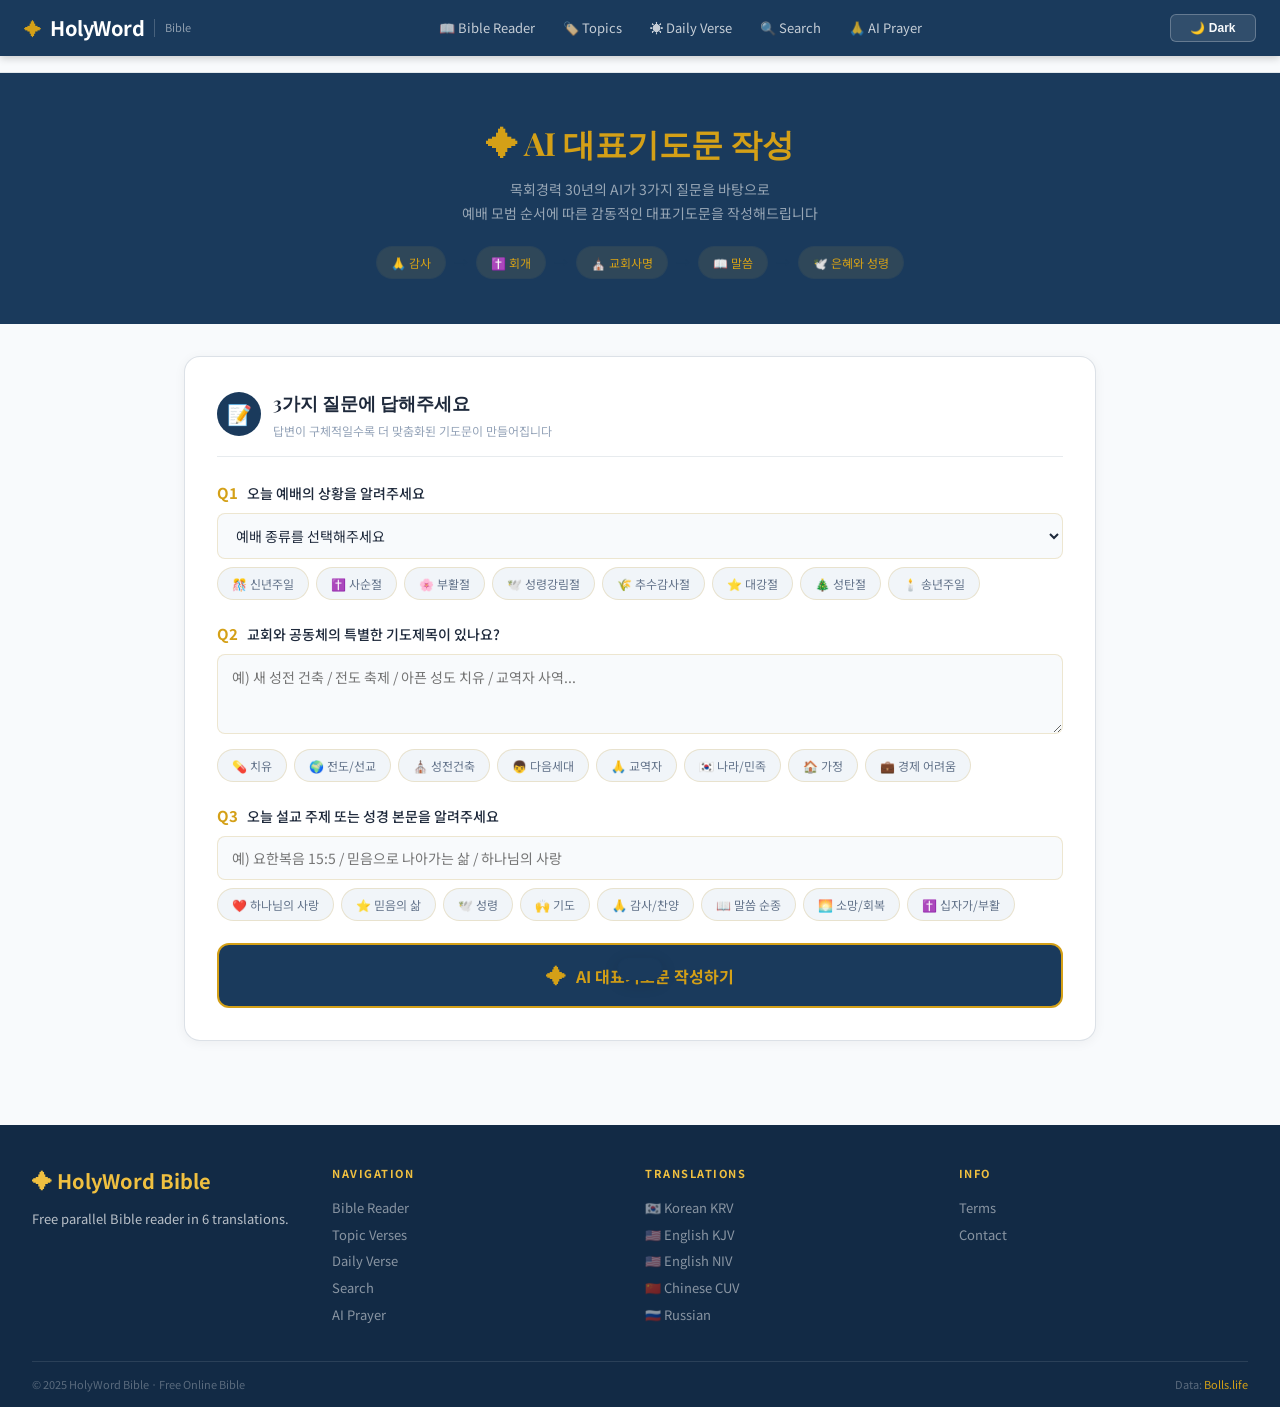
<file: pages/prayer.html>
<!DOCTYPE html>
<html lang="ko">
<head>
<meta charset="UTF-8">
<meta name="viewport" content="width=device-width, initial-scale=1.0">
<meta name="description" content="AI 대표기도문 작성 - 목회경력 30년의 AI가 예배 모범 순서에 따른 감동적인 대표기도문을 작성해드립니다.">
<title>AI 대표기도문 작성 | HolyWord</title>
<link href="https://fonts.googleapis.com/css2?family=Playfair+Display:ital,wght@0,400;0,600;0,700;1,400;1,600&family=Noto+Sans+KR:wght@300;400;500;700&display=swap" rel="stylesheet">
<script async src="https://pagead2.googlesyndication.com/pagead/js/adsbygoogle.js?client=ca-pub-8675368228460145" crossorigin="anonymous"></script>
<link rel="stylesheet" href="../css/style.css">
<style>
body { background: #f8fafc; font-family: "Inter","Noto Sans KR",sans-serif; }
*{box-sizing:border-box;}
.page-wrap{display:grid;grid-template-columns:160px 1fr 160px;max-width:1400px;margin:0 auto;min-height:80vh;}
.side-ad{padding:20px 8px;position:sticky;top:70px;height:fit-content;text-align:center;}
.prayer-main{padding:32px 24px 60px;}

.prayer-hero{background:#1a3a5c;border-bottom:1px solid rgba(26,58,92,0.3);padding:44px 32px;text-align:center;}
.prayer-hero h1{font-family:'Georgia','Playfair Display',serif;color:#d4a017;font-size:32px;margin-bottom:10px;font-weight:700;}
.prayer-hero p{color:rgba(255,255,255,0.55);font-size:14px;line-height:1.7;}
.prayer-order{display:flex;gap:8px;justify-content:center;margin-top:20px;flex-wrap:wrap;}
.order-step{background:rgba(201,168,76,0.12);border:1px solid rgba(26,58,92,0.25);color:#d4a017;padding:6px 14px;border-radius:20px;font-size:12px;font-family:'Noto Sans KR',sans-serif;}
.order-arrow{color:rgba(26,58,92,0.3);font-size:14px;align-self:center;}

.q-section{background:white;border:1px solid rgba(26,58,92,0.15);border-radius:16px;padding:32px;margin-bottom:24px;box-shadow:0 2px 12px rgba(0,0,0,0.05);}
.q-hd{display:flex;align-items:center;gap:12px;margin-bottom:24px;padding-bottom:16px;border-bottom:1px solid rgba(26,58,92,0.1);}
.q-icon{width:44px;height:44px;background:#1a3a5c;border-radius:50%;display:flex;align-items:center;justify-content:center;font-size:20px;flex-shrink:0;}
.q-title{font-family:'Georgia','Playfair Display',serif;font-size:18px;color:#1e293b;font-weight:700;}
.q-desc{font-size:12px;color:#94a3b8;margin-top:3px;font-family:'Noto Sans KR',sans-serif;}

.q-item{margin-bottom:22px;}
.q-label{display:block;font-size:14px;font-weight:500;color:#1e293b;margin-bottom:8px;font-family:'Noto Sans KR',sans-serif;}
.q-label span{color:#d4a017;font-weight:700;margin-right:6px;font-size:15px;}
.q-select,.q-input,.q-textarea{width:100%;background:#f8fafc;border:1px solid rgba(201,168,76,0.25);border-radius:8px;color:#1e293b;padding:11px 14px;font-size:14px;font-family:'Noto Sans KR',sans-serif;outline:none;transition:border-color 0.2s;}
.q-select:focus,.q-input:focus,.q-textarea:focus{border-color:#d4a017;background:white;}
.q-textarea{resize:vertical;min-height:80px;line-height:1.6;}

.tag-group{display:flex;flex-wrap:wrap;gap:7px;margin-top:8px;}
.tag-btn{background:#f1f5f9;border:1px solid rgba(201,168,76,0.25);color:#64748b;padding:6px 14px;border-radius:20px;font-size:12px;cursor:pointer;transition:all 0.15s;font-family:'Noto Sans KR',sans-serif;user-select:none;}
.tag-btn:hover{background:rgba(26,58,92,0.1);border-color:#d4a017;}
.tag-btn.on{background:#d4a017;color:#1a3a5c;border-color:#d4a017;font-weight:700;}

.gen-btn{width:100%;background:#1a3a5c;color:#d4a017;border:2px solid #d4a017;padding:16px;border-radius:12px;font-size:16px;font-weight:700;cursor:pointer;font-family:'Noto Sans KR',sans-serif;transition:all 0.2s;display:flex;align-items:center;justify-content:center;gap:10px;}
.gen-btn:hover{background:#d4a017;color:#1a3a5c;}
.gen-btn:disabled{opacity:0.5;cursor:not-allowed;}

/* 로딩 */
.loading{display:none;text-align:center;padding:48px 0;}
.loading.on{display:block;}
.cross-anim{font-size:52px;animation:spin 2s linear infinite;display:block;margin-bottom:20px;}
@keyframes spin{0%{transform:rotate(0deg) scale(1);opacity:0.5;}50%{transform:rotate(180deg) scale(1.1);opacity:1;}100%{transform:rotate(360deg) scale(1);opacity:0.5;}}
.load-txt{color:#94a3b8;font-size:14px;font-family:'Noto Sans KR',sans-serif;margin-bottom:20px;}
.load-steps{display:flex;justify-content:center;gap:10px;flex-wrap:wrap;}
.ls{background:#f1f5f9;border-radius:20px;padding:6px 14px;font-size:11px;color:#94a3b8;font-family:'Noto Sans KR',sans-serif;transition:all 0.4s;}
.ls.on{background:#d4a017;color:#1a3a5c;font-weight:700;}

/* 결과 */
.prayer-result{display:none;border:1px solid rgba(26,58,92,0.25);border-radius:16px;overflow:hidden;box-shadow:0 4px 24px rgba(0,0,0,0.1);}
.prayer-result.on{display:block;}
.res-hd{background:#1a3a5c;padding:20px 28px;display:flex;align-items:flex-start;justify-content:space-between;gap:12px;flex-wrap:wrap;}
.res-title{font-family:'Georgia','Playfair Display',serif;color:#d4a017;font-size:18px;font-weight:700;}
.res-sub{color:rgba(255,255,255,0.45);font-size:12px;margin-top:3px;font-family:'Noto Sans KR',sans-serif;}
.res-btns{display:flex;gap:8px;flex-shrink:0;}
.res-btn{background:rgba(26,58,92,0.1);border:1px solid rgba(26,58,92,0.3);color:#d4a017;padding:7px 14px;border-radius:8px;font-size:12px;cursor:pointer;font-family:'Noto Sans KR',sans-serif;transition:all 0.2s;white-space:nowrap;}
.res-btn:hover{background:#d4a017;color:#1a3a5c;}

.prayer-body{padding:0;}
.p-section{padding:24px 32px;border-bottom:1px solid rgba(201,168,76,0.1);}
.p-section:last-child{border-bottom:none;}
.p-tag{font-size:11px;font-weight:700;color:#d4a017;letter-spacing:2px;text-transform:uppercase;margin-bottom:12px;display:flex;align-items:center;gap:8px;font-family:'Noto Sans KR',sans-serif;}
.p-tag::after{content:'';flex:1;height:1px;background:rgba(26,58,92,0.1);}
.p-text{font-family:'Georgia','Playfair Display',serif;font-size:16px;line-height:2;color:#1e293b;font-style:italic;}

.prayer-amen{background:#f8fafc;padding:20px;text-align:center;border-top:1px solid rgba(26,58,92,0.1);}
.amen{font-family:'Georgia','Playfair Display',serif;font-size:18px;color:#d4a017;font-weight:700;}

.mid-ad{margin:24px 0;text-align:center;}
.toast{position:fixed;bottom:-80px;left:50%;transform:translateX(-50%);background:#1a3a5c;color:#d4a017;padding:10px 22px;border-radius:24px;font-size:13px;border:1px solid rgba(26,58,92,0.3);transition:bottom 0.3s;z-index:9999;white-space:nowrap;font-family:'Noto Sans KR',sans-serif;}
.toast.on{bottom:30px;}

@media(max-width:1100px){.page-wrap{grid-template-columns:130px 1fr 130px;}}
@media(max-width:860px){.page-wrap{grid-template-columns:1fr;}.side-ad{display:none;}.prayer-main{padding:20px 16px 40px;}.p-section{padding:20px;}}
@media(max-width:560px){.res-hd{flex-direction:column;}.res-btns{width:100%;}}

@media print{.site-header,.side-ad,.q-section,.loading,.mid-ad,.prayer-hero,footer,.toast,nav,[style*="adsbygoogle"],.res-btns{display:none!important;}.page-wrap{grid-template-columns:1fr!important;}.prayer-result{box-shadow:none!important;border:1px solid #ccc!important;}}
</style>
</head>
<body>

<header class="site-header">
  <a href="../index.html" class="logo">
    <span class="logo-cross">✦</span>
    <span class="logo-text">HolyWord</span>
    <span class="logo-sub">Bible</span>
  </a>
  <nav class="header-nav">
    <a href="../index.html" class="nav-link">📖 Bible Reader</a>
    <a href="topics.html" class="nav-link">🏷️ Topics</a>
    <a href="daily.html" class="nav-link">☀️ Daily Verse</a>
    <a href="search.html" class="nav-link">🔍 Search</a>
    <a href="prayer.html" class="nav-link">🙏 AI Prayer</a>
  </nav>
</header>

<!-- 상단 광고 -->
<div style="text-align:center;padding:8px 0;background:#f8fafc;border-bottom:1px solid rgba(26,58,92,0.1);">
  <ins class="adsbygoogle" style="display:block" data-ad-client="ca-pub-8675368228460145" data-ad-slot="2926108557" data-ad-format="auto" data-full-width-responsive="true"></ins>
  <script>(adsbygoogle = window.adsbygoogle || []).push({});</script>
</div>

<div class="prayer-hero">
  <h1>✦ AI 대표기도문 작성</h1>
  <p>목회경력 30년의 AI가 3가지 질문을 바탕으로<br>예배 모범 순서에 따른 감동적인 대표기도문을 작성해드립니다</p>
  <div class="prayer-order">
    <span class="order-step">🙏 감사</span><span class="order-arrow">→</span>
    <span class="order-step">✝️ 회개</span><span class="order-arrow">→</span>
    <span class="order-step">⛪ 교회사명</span><span class="order-arrow">→</span>
    <span class="order-step">📖 말씀</span><span class="order-arrow">→</span>
    <span class="order-step">🕊️ 은혜와 성령</span>
  </div>
</div>

<div class="page-wrap">
  <aside class="side-ad">
    <ins class="adsbygoogle" style="display:block;width:150px;min-height:500px;" data-ad-client="ca-pub-8675368228460145" data-ad-slot="7174010171" data-ad-format="auto"></ins>
    <script>(adsbygoogle = window.adsbygoogle || []).push({});</script>
  </aside>

  <main class="prayer-main">

    <!-- 질문 폼 -->
    <div class="q-section" id="qSection">
      <div class="q-hd">
        <div class="q-icon">📝</div>
        <div>
          <div class="q-title">3가지 질문에 답해주세요</div>
          <div class="q-desc">답변이 구체적일수록 더 맞춤화된 기도문이 만들어집니다</div>
        </div>
      </div>

      <!-- Q1 -->
      <div class="q-item">
        <label class="q-label"><span>Q1</span> 오늘 예배의 상황을 알려주세요</label>
        <select class="q-select" id="q1">
          <option value="">예배 종류를 선택해주세요</option>
          <option value="주일 오전 예배">주일 오전 예배</option>
          <option value="주일 오후 예배">주일 오후 예배</option>
          <option value="수요 예배">수요 예배</option>
          <option value="새벽 기도회">새벽 기도회</option>
          <option value="금요 기도회">금요 기도회</option>
          <option value="특별 새벽 기도회">특별 새벽 기도회</option>
          <option value="부흥회">부흥회</option>
          <option value="청년 예배">청년 예배</option>
          <option value="구역 예배">구역 예배</option>
        </select>
        <div class="tag-group">
          <span class="tag-btn" data-group="q1tags" data-val="신년주일" onclick="tog(this)">🎊 신년주일</span>
          <span class="tag-btn" data-group="q1tags" data-val="사순절" onclick="tog(this)">✝️ 사순절</span>
          <span class="tag-btn" data-group="q1tags" data-val="부활절" onclick="tog(this)">🌸 부활절</span>
          <span class="tag-btn" data-group="q1tags" data-val="성령강림절" onclick="tog(this)">🕊️ 성령강림절</span>
          <span class="tag-btn" data-group="q1tags" data-val="추수감사절" onclick="tog(this)">🌾 추수감사절</span>
          <span class="tag-btn" data-group="q1tags" data-val="대강절" onclick="tog(this)">⭐ 대강절</span>
          <span class="tag-btn" data-group="q1tags" data-val="성탄절" onclick="tog(this)">🎄 성탄절</span>
          <span class="tag-btn" data-group="q1tags" data-val="송년주일" onclick="tog(this)">🕯️ 송년주일</span>
        </div>
      </div>

      <!-- Q2 -->
      <div class="q-item">
        <label class="q-label"><span>Q2</span> 교회와 공동체의 특별한 기도제목이 있나요?</label>
        <textarea class="q-textarea" id="q2" placeholder="예) 새 성전 건축 / 전도 축제 / 아픈 성도 치유 / 교역자 사역..."></textarea>
        <div class="tag-group">
          <span class="tag-btn" data-type="append" data-target="q2" data-val="성도들의 건강과 치유" onclick="append(this)">💊 치유</span>
          <span class="tag-btn" data-type="append" data-target="q2" data-val="전도와 선교" onclick="append(this)">🌍 전도/선교</span>
          <span class="tag-btn" data-type="append" data-target="q2" data-val="성전 건축" onclick="append(this)">⛪ 성전건축</span>
          <span class="tag-btn" data-type="append" data-target="q2" data-val="다음세대와 청년" onclick="append(this)">👦 다음세대</span>
          <span class="tag-btn" data-type="append" data-target="q2" data-val="교역자와 사역자를 위해" onclick="append(this)">🙏 교역자</span>
          <span class="tag-btn" data-type="append" data-target="q2" data-val="나라와 민족을 위해" onclick="append(this)">🇰🇷 나라/민족</span>
          <span class="tag-btn" data-type="append" data-target="q2" data-val="가정의 회복과 축복" onclick="append(this)">🏠 가정</span>
          <span class="tag-btn" data-type="append" data-target="q2" data-val="경제적 어려움 중에 있는 성도" onclick="append(this)">💼 경제 어려움</span>
        </div>
      </div>

      <!-- Q3 -->
      <div class="q-item">
        <label class="q-label"><span>Q3</span> 오늘 설교 주제 또는 성경 본문을 알려주세요</label>
        <input type="text" class="q-input" id="q3" placeholder="예) 요한복음 15:5 / 믿음으로 나아가는 삶 / 하나님의 사랑">
        <div class="tag-group">
          <span class="tag-btn" data-type="set" data-target="q3" data-val="하나님의 사랑과 은혜" onclick="setVal(this)">❤️ 하나님의 사랑</span>
          <span class="tag-btn" data-type="set" data-target="q3" data-val="믿음으로 살아가는 삶" onclick="setVal(this)">⭐ 믿음의 삶</span>
          <span class="tag-btn" data-type="set" data-target="q3" data-val="성령의 역사와 능력" onclick="setVal(this)">🕊️ 성령</span>
          <span class="tag-btn" data-type="set" data-target="q3" data-val="기도의 능력" onclick="setVal(this)">🙌 기도</span>
          <span class="tag-btn" data-type="set" data-target="q3" data-val="감사와 찬양" onclick="setVal(this)">🙏 감사/찬양</span>
          <span class="tag-btn" data-type="set" data-target="q3" data-val="말씀에 순종하는 삶" onclick="setVal(this)">📖 말씀 순종</span>
          <span class="tag-btn" data-type="set" data-target="q3" data-val="소망과 회복" onclick="setVal(this)">🌅 소망/회복</span>
          <span class="tag-btn" data-type="set" data-target="q3" data-val="십자가와 부활" onclick="setVal(this)">✝️ 십자가/부활</span>
        </div>
      </div>

      <button class="gen-btn" id="genBtn" onclick="generate()">
        <span style="font-size:20px;">✦</span> AI 대표기도문 작성하기
      </button>
    </div>

    <!-- 로딩 -->
    <div class="loading" id="loadingDiv">
      <span class="cross-anim">✦</span>
      <div class="load-txt">목회경력 30년의 AI가 기도문을 작성하고 있습니다...</div>
      <div class="load-steps">
        <span class="ls" id="ls1">🙏 감사</span>
        <span class="ls" id="ls2">✝️ 회개</span>
        <span class="ls" id="ls3">⛪ 교회사명</span>
        <span class="ls" id="ls4">📖 말씀</span>
        <span class="ls" id="ls5">🕊️ 은혜와 성령</span>
      </div>
    </div>

    <!-- 중간 광고 -->

    <!-- 결과 -->
    <div class="prayer-result" id="result">
      <div class="res-hd">
        <div>
          <div class="res-title">✦ 대표기도문</div>
          <div class="res-sub" id="resSub"></div>
        </div>
        <div class="res-btns">
          <button class="res-btn" onclick="copyAll()">📋 전체 복사</button>
          <button class="res-btn" onclick="window.print()">🖨️ 인쇄</button>
          <button class="res-btn" onclick="reset()">🔄 다시 작성</button>
        </div>
      </div>
      <div class="prayer-body" id="prayerBody"></div>
      <div class="prayer-amen"><div class="amen">예수 그리스도의 이름으로 기도드립니다. 아멘.</div></div>
    </div>

    <!-- 결과 아래 광고 -->
    

  </main>

  <aside class="side-ad">
    <ins class="adsbygoogle" style="display:block;width:150px;min-height:500px;" data-ad-client="ca-pub-8675368228460145" data-ad-slot="2500534899" data-ad-format="auto"></ins>
    <script>(adsbygoogle = window.adsbygoogle || []).push({});</script>
  </aside>
</div>

<!-- 하단 광고 -->


<footer class="site-footer">
  <div class="footer-inner">
    <div>
      <div class="footer-logo">✦ HolyWord Bible</div>
      <p class="footer-desc">Free parallel Bible reader in 6 translations.</p>
    </div>
    <div class="footer-links-group">
      <div class="footer-col">
        <div class="footer-col-title">Navigation</div>
        <a href="../index.html">Bible Reader</a>
        <a href="topics.html">Topic Verses</a>
        <a href="daily.html">Daily Verse</a>
        <a href="search.html">Search</a>
        <a href="prayer.html">AI Prayer</a>
      </div>
      <div class="footer-col">
        <div class="footer-col-title">Translations</div>
        <a href="../index.html?lt=KRV">🇰🇷 Korean KRV</a>
        <a href="../index.html?lt=KJV">🇺🇸 English KJV</a>
        <a href="../index.html?lt=NIV">🇺🇸 English NIV</a>
        <a href="../index.html?lt=CUV">🇨🇳 Chinese CUV</a>
        <a href="../index.html?lt=SYNOD">🇷🇺 Russian</a>
      </div>
      <div class="footer-col">
        <div class="footer-col-title">Info</div>
        <a href="terms.html">Terms</a>
        <a href="contact.html">Contact</a>
      </div>
    </div>
  </div>
  <div class="footer-bottom">
    <span>© 2025 HolyWord Bible · Free Online Bible</span>
    <span>Data: <a href="https://bolls.life" target="_blank" rel="noopener" style="color:#d4a017;text-decoration:none;">Bolls.life</a></span>
  </div>
</footer>

<div class="toast" id="toast"></div>

<script>
// ===== 태그 조작 =====
function tog(el) {
  el.classList.toggle('on');
}
function append(el) {
  el.classList.toggle('on');
  const t = document.getElementById(el.dataset.target);
  if (el.classList.contains('on')) {
    t.value = t.value ? t.value + ', ' + el.dataset.val : el.dataset.val;
  } else {
    t.value = t.value.replace(', '+el.dataset.val,'').replace(el.dataset.val+', ','').replace(el.dataset.val,'').trim().replace(/,$/,'').trim();
  }
}
function setVal(el) {
  document.querySelectorAll('[data-type="set"][data-target="'+el.dataset.target+'"]').forEach(b=>b.classList.remove('on'));
  el.classList.add('on');
  document.getElementById(el.dataset.target).value = el.dataset.val;
}

// ===== 내장 기도문 3종 (폴백) =====
const FALLBACK = {
  default: {
    감사: `은혜로우신 하나님 아버지,\n이 귀한 예배의 시간을 허락하여 주시니 감사와 찬송을 올려드립니다. 한 주간의 삶 가운데 우리의 호흡을 붙들어 주시고, 이 자리에 나아오게 하신 하나님의 은혜를 찬양합니다. 시편 기자가 고백하였듯이 "이것이 주께서 만드신 날이라 우리가 기뻐하고 즐거워하리로다" 하심 같이, 오늘도 주님의 날에 성도들이 한 마음으로 모여 경배할 수 있음에 진심으로 감사드립니다.`,
    회개: `그러나 주님, 한 주간을 돌아보면 부끄러운 것들이 많이 있습니다. 말로 짓고 행동으로 지은 죄, 생각으로 지은 허물들을 주님 앞에 내려놓습니다. "우리가 우리 죄를 자백하면 그는 미쁘시고 의로우사 우리 죄를 사하시며 우리를 모든 불의에서 깨끗하게 하실 것이요" 하신 말씀을 붙들고 나옵니다. 주의 보혈로 우리를 깨끗게 씻어 주시고, 새로운 마음으로 이 예배를 드릴 수 있도록 용서하여 주시옵소서.`,
    교회사명: `하나님 아버지, 이 교회를 세우시고 지켜오신 주님께 감사드립니다. 우리 교회가 이 땅에서 빛과 소금의 역할을 감당하게 하여 주시고, 복음을 전하는 사명을 다할 수 있도록 강건하게 하여 주옵소서. 아픔 중에 있는 성도들을 돌보아 주시고, 낙심한 자들에게 소망을 주시며, 떠나 있는 영혼들이 주님께로 돌아오게 하여 주시옵소서. 목회자와 모든 사역자들 위에 성령의 기름을 부어 주시고, 다음세대를 주님의 손으로 붙잡아 주시옵소서.`,
    말씀: `이제 말씀을 선포하실 주의 종을 위해 기도합니다. 오늘 선포될 말씀이 하나님의 입에서 나오는 살아 있는 말씀이 되게 하여 주시옵소서. "하나님의 말씀은 살아 있고 활력이 있어 좌우에 날선 어떤 검보다도 예리하여" 우리의 마음을 찌르고 변화시키는 역사가 일어나게 하여 주시옵소서. 말씀을 전하는 자에게 성령의 능력을 더하여 주시고, 듣는 모든 성도들의 귀와 마음을 열어 주시어 말씀이 삶의 변화로 이어지게 하여 주시옵소서.`,
    성령: `마지막으로 간구합니다. 이 예배 가운데 성령 하나님께서 임재하여 주시고, 모든 예배의 순서 순서마다 하나님의 영광이 나타나게 하여 주시옵소서. "볼지어다 내가 문 밖에 서서 두드리노니 누구든지 내 음성을 듣고 문을 열면 내가 그에게로 들어가 그와 더불어 먹고 그는 나와 더불어 먹으리라" 하신 주님의 약속을 믿습니다. 오늘 이 예배를 통하여 만나주시고, 우리 모두가 변화되어 이 문을 나설 때 주님의 사람으로 세상을 살아가게 하여 주시옵소서.`
  },
  revival: {
    감사: `살아 계신 하나님 아버지,\n이 특별한 부흥회의 자리를 허락하여 주시니 온 마음으로 감사와 경배를 드립니다. 각처에서 이 자리를 찾아오신 주의 백성들을 귀히 여기시고, 새벽 이슬 같은 하나님의 청년들이 이 예배에 가득 차게 하심을 감사드립니다. 주님, 오늘 이 자리가 엘리야 시대처럼 성령의 불이 내려오는 갈멜산 같은 자리가 되기를 기대하며 나왔습니다.`,
    회개: `주님, 우리가 솔직히 고백합니다. 말씀과 기도를 멀리하고 세상과 벗하며 살았던 날들이 있었습니다. 주님보다 다른 것들을 더 사랑했던 마음, 형제를 사랑하지 못했던 죄를 회개합니다. "여호와여 우리의 반역함이 많으니이다 우리가 주께 범죄하였나이다"라고 고백하는 예레미야처럼 주님 앞에 엎드립니다. 이 부흥회를 통하여 우리를 완전히 새롭게 하여 주시옵소서.`,
    교회사명: `하나님 아버지, 이 나라의 교회들을 불쌍히 여겨 주시옵소서. 세상이 어두워질수록 교회는 더욱 빛나야 함을 알면서도 그 사명을 다하지 못함을 고백합니다. 이 부흥의 불길이 우리 교회에서 시작하여 이 지역과 이 나라를, 나아가 열방을 뒤덮는 성령의 역사가 되게 하여 주시옵소서. "내 집은 기도하는 집이라 일컬음을 받으리라" 하신 주님의 말씀처럼 교회가 본연의 모습을 회복하게 하여 주시옵소서.`,
    말씀: `오늘 이 강단에 서실 하나님의 종을 붙들어 주시옵소서. 그의 입술에 불씨를 놓아 주시고, 그가 전하는 모든 말씀이 마른 뼈들이 살아나는 에스겔의 역사처럼 이 모인 모든 영혼들을 살리는 말씀이 되게 하여 주시옵소서. 듣는 우리 모두의 마음 밭을 옥토로 만들어 주셔서 말씀의 씨앗이 삼십 배, 육십 배, 백 배의 결실을 맺게 하여 주시옵소서.`,
    성령: `오 하나님, 오늘 이 시간 성령의 바람이 이 회중 위에 불어오게 하여 주시옵소서. 오순절 날 마가의 다락방에 임하셨던 그 성령의 불로 우리 모두를 채워 주시고, 능력 있는 주님의 증인들로 세워 주시옵소서. 이 부흥회를 통하여 하나님의 나라가 확장되고, 잃어버린 영혼들이 찾아지며, 쓰러진 자들이 다시 일어서는 역사가 일어나기를 간절히 기도합니다.`
  },
  dawn: {
    감사: `새벽을 깨우시는 하나님 아버지,\n아직 어둠이 가시지 않은 이 이른 시간에 당신을 찾아 일어난 주의 자녀들을 귀히 여겨 주시옵소서. "하나님이여 주는 나의 하나님이시라 내가 간절히 주를 찾되 물이 없어 마르고 황폐한 땅에서 내 영혼이 주를 갈망하며" 했던 다윗의 고백처럼, 이른 새벽 주님을 찾는 이 자리를 기쁘게 받아 주시옵소서. 잠자리에서 일어나 이 자리를 찾게 하신 성령의 인도하심에 감사드립니다.`,
    회개: `주님, 어제 하루도 생각과 말과 행동으로 주님의 마음을 아프게 한 것들이 있었습니다. 이 새벽, 주님 앞에 조용히 엎드려 그 모든 것들을 내려놓습니다. "우리의 허물을 사하시며 우리를 시험에 들게 하지 마시옵고 다만 악에서 구하시옵소서"라고 주님이 가르쳐 주신 기도처럼 간구합니다. 새벽의 이슬처럼 우리 영혼을 깨끗하게 씻어 주시고 새롭게 하여 주시옵소서.`,
    교회사명: `이 새벽 기도의 자리를 지키는 우리 교회와 성도들을 위해 기도합니다. 이 이른 아침의 기도가 교회를 세우고 가정을 세우며 이 나라를 세우는 기초가 되게 하여 주시옵소서. 오늘 하루도 각자의 자리에서 주님의 사람으로 살아갈 모든 성도들에게 새힘을 주시고, 세상에서 빛과 소금의 역할을 감당하게 하여 주시옵소서. 특별히 어려움 중에 있는 형제 자매들을 이 새벽에 기억하여 주시옵소서.`,
    말씀: `이 새벽 예배 가운데 선포될 말씀을 통하여 오늘 하루를 살아갈 능력과 지혜를 주시옵소서. "주의 말씀은 내 발에 등이요 내 길에 빛이니이다" 하신 것처럼, 이 말씀이 오늘 하루 우리의 발걸음을 인도하는 빛이 되게 하여 주시옵소서. 말씀을 전하시는 주의 종에게 새벽 이슬 같은 성령의 기름을 부어 주시고, 듣는 우리에게는 마음의 귀를 열어 주시옵소서.`,
    성령: `하나님 아버지, 이 새벽 우리의 기도를 들어 주시옵소서. 오늘 하루를 살아가는 동안 성령 하나님이 우리와 함께하여 주시고, 우리가 어디를 가든지 무엇을 하든지 주님의 임재 안에 거하게 하여 주시옵소서. "내가 새벽 날개를 치며 바다 끝에 가서 거할지라도 거기서도 주의 손이 나를 인도하시며 주의 오른손이 나를 붙드시리이다" 하신 말씀처럼 오늘도 우리를 붙들어 주시옵소서.`
  }
};

let fullText = '';

// ===== 기도문 생성 =====
async function generate() {
  const q1 = document.getElementById('q1').value;
  const q2 = document.getElementById('q2').value.trim();
  const q3 = document.getElementById('q3').value.trim();
  const q1tags = [...document.querySelectorAll('[data-group="q1tags"].on')].map(b=>b.dataset.val).join(', ');

  if (!q1) { toast('Q1: 예배 종류를 선택해주세요'); return; }

  // UI 전환
  document.getElementById('qSection').style.display = 'none';
  document.getElementById('result').classList.remove('on');
  document.getElementById('loadingDiv').classList.add('on');
  document.getElementById('genBtn').disabled = true;

  // 로딩 스텝 애니메이션
  const lsIds = ['ls1','ls2','ls3','ls4','ls5'];
  let si = 0;
  const stimer = setInterval(() => {
    lsIds.forEach((id,i) => document.getElementById(id).classList.toggle('on', i <= si));
    si++;
    if (si >= lsIds.length) clearInterval(stimer);
  }, 700);

  // 시스템 프롬프트 (목회경력 30년 수준)
  const system = `당신은 목회경력 30년의 원로 목사님입니다. 한국 개신교회의 예배 신학과 전통을 깊이 이해하고 있으며, 성도들의 마음을 움직이는 진실하고 깊이 있는 기도문을 작성하는 전문가입니다.

기도문 작성 원칙:
1. 개역개정 성경 구절을 자연스럽게 인용하여 기도에 깊이를 더한다
2. 신학적으로 올바르되 성도 누구나 공감할 수 있는 쉬운 언어를 사용한다
3. 하나님의 속성(사랑, 거룩함, 전능함, 신실함)을 자연스럽게 묘사한다
4. 진심 어린 회개와 간절한 간구가 담기도록 한다
5. 공동체를 대표하는 기도이므로 '우리'를 중심으로 작성한다
6. 각 섹션은 자연스럽게 연결되어야 하며 전체 흐름이 하나의 기도처럼 읽혀야 한다
7. 각 섹션 앞에 반드시 [감사], [회개], [교회사명], [말씀], [은혜와 성령] 태그를 표시한다
8. 마무리 "예수 그리스도의 이름으로"는 생략한다 (별도 표시됨)
9. 각 섹션은 150-200자 내외로 작성한다`;

  const situation = q1 + (q1tags ? ` (${q1tags})` : '');
  const prompt = `다음 정보를 바탕으로 감동적인 대표기도문을 작성해 주세요.

예배 상황: ${situation}
교회 기도제목: ${q2 || '일반적인 교회와 성도를 위한 기도'}
설교 주제/본문: ${q3 || '하나님의 말씀과 은혜'}

예배 모범 순서에 따라 아래 5개 섹션으로 구성해 주세요:
[감사] - 하나님께 드리는 감사와 찬양
[회개] - 죄 고백과 용서 간구
[교회사명] - 교회와 공동체를 위한 기도
[말씀] - 설교와 말씀을 위한 기도
[은혜와 성령] - 성령의 역사와 마무리

기도문:`;

  try {
    const res = await fetch('https://api.anthropic.com/v1/messages', {
      method: 'POST',
      headers: { 'Content-Type': 'application/json' },
      body: JSON.stringify({
        model: 'claude-sonnet-4-20250514',
        max_tokens: 1000,
        system: system,
        messages: [{ role: 'user', content: prompt }]
      })
    });

    clearInterval(stimer);
    lsIds.forEach(id => document.getElementById(id).classList.add('on'));
    document.getElementById('loadingDiv').classList.remove('on');

    if (res.ok) {
      const data = await res.json();
      const text = data.content?.[0]?.text || '';
      if (text) { showResult(text, situation, q3); return; }
    }
    throw new Error('API 응답 없음');

  } catch(e) {
    clearInterval(stimer);
    document.getElementById('loadingDiv').classList.remove('on');
    // API 실패 → 내장 폴백 기도문 사용
    const fb = chooseFallback(q1, q1tags, q2);
    showFallback(fb, situation, q3);
  }
}

function chooseFallback(situation, tags, prayer) {
  if (tags && (tags.includes('부흥') || situation.includes('부흥'))) return FALLBACK.revival;
  if (situation.includes('새벽')) return FALLBACK.dawn;
  return FALLBACK.default;
}

function showFallback(fb, situation, sermon) {
  // 폴백 기도문을 Q 정보 반영해서 커스터마이즈
  const sections = [
    {tag:'🙏 감사', key:'감사', content: fb.감사},
    {tag:'✝️ 회개', key:'회개', content: fb.회개},
    {tag:'⛪ 교회사명', key:'교회사명', content: fb.교회사명},
    {tag:'📖 말씀', key:'말씀', content: fb.말씀},
    {tag:'🕊️ 은혜와 성령', key:'성령', content: fb.성령},
  ];
  fullText = sections.map(s => `[${s.key}]\n${s.content}`).join('\n\n');
  renderResult(sections, situation, sermon);
}

function showResult(text, situation, sermon) {
  fullText = text;
  const defs = [
    {tag:'🙏 감사', key:'[감사]'},
    {tag:'✝️ 회개', key:'[회개]'},
    {tag:'⛪ 교회사명', key:'[교회사명]'},
    {tag:'📖 말씀', key:'[말씀]'},
    {tag:'🕊️ 은혜와 성령', key:'[은혜와 성령]'},
  ];

  const sections = [];
  defs.forEach((d, i) => {
    const start = text.indexOf(d.key);
    if (start === -1) return;
    const nextKey = defs[i+1]?.key;
    const end = nextKey ? text.indexOf(nextKey) : -1;
    const content = end === -1
      ? text.slice(start + d.key.length).trim()
      : text.slice(start + d.key.length, end).trim();
    sections.push({ tag: d.tag, key: d.key, content });
  });

  if (sections.length === 0) {
    sections.push({ tag: '✦ 대표기도', key: '', content: text });
  }
  renderResult(sections, situation, sermon);
}

function renderResult(sections, situation, sermon) {
  let html = '';
  sections.forEach(s => {
    html += `<div class="p-section">
      <div class="p-tag">${s.tag}</div>
      <div class="p-text">${s.content.replace(/\n/g,'<br>')}</div>
    </div>`;
  });

  document.getElementById('prayerBody').innerHTML = html;
  document.getElementById('resSub').textContent = situation + (sermon ? ' · ' + sermon : '');
  document.getElementById('result').classList.add('on');

  const ba = document.getElementById('bottomAd');
  ba.style.display = 'block';
  try { (window.adsbygoogle = window.adsbygoogle || []).push({}); } catch(e) {}

  setTimeout(() => {
    document.getElementById('result').scrollIntoView({ behavior: 'smooth', block: 'start' });
  }, 100);
}

function copyAll() {
  if (!fullText) return;
  const txt = fullText + '\n\n예수 그리스도의 이름으로 기도드립니다. 아멘.\n\n출처: HolyWord (bible2.kingdom2025.com)';
  navigator.clipboard.writeText(txt);
  toast('기도문이 복사되었습니다 ✓');
}

function reset() {
  document.getElementById('result').classList.remove('on');
  document.getElementById('qSection').style.display = 'block';
  document.getElementById('bottomAd').style.display = 'none';
  document.getElementById('genBtn').disabled = false;
  document.getElementById('q1').value = '';
  document.getElementById('q2').value = '';
  document.getElementById('q3').value = '';
  document.querySelectorAll('.tag-btn.on').forEach(b => b.classList.remove('on'));
  fullText = '';
  window.scrollTo({ top: 0, behavior: 'smooth' });
}

function toast(msg) {
  const t = document.getElementById('toast');
  t.textContent = msg;
  t.classList.add('on');
  setTimeout(() => t.classList.remove('on'), 2800);
}
</script>
<script src="../js/theme.js"></script>
</body>
</html>
</file>
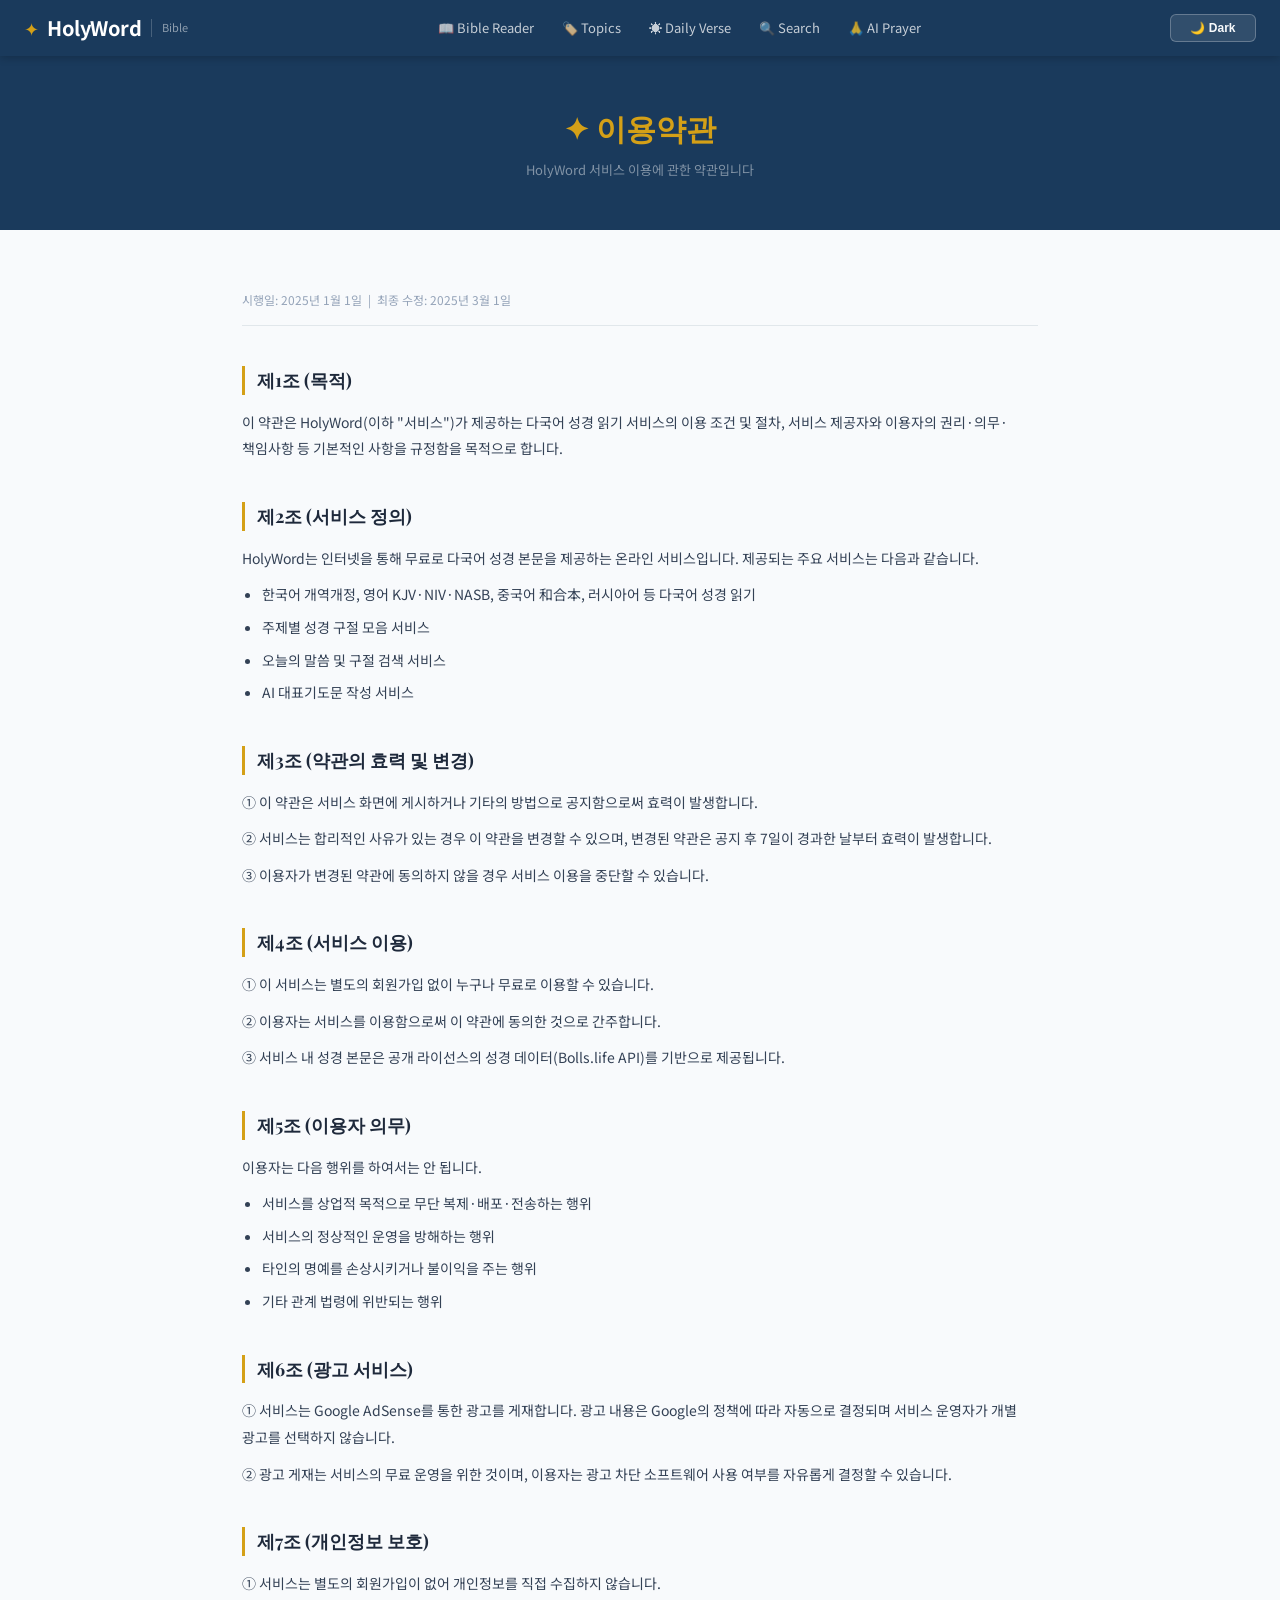
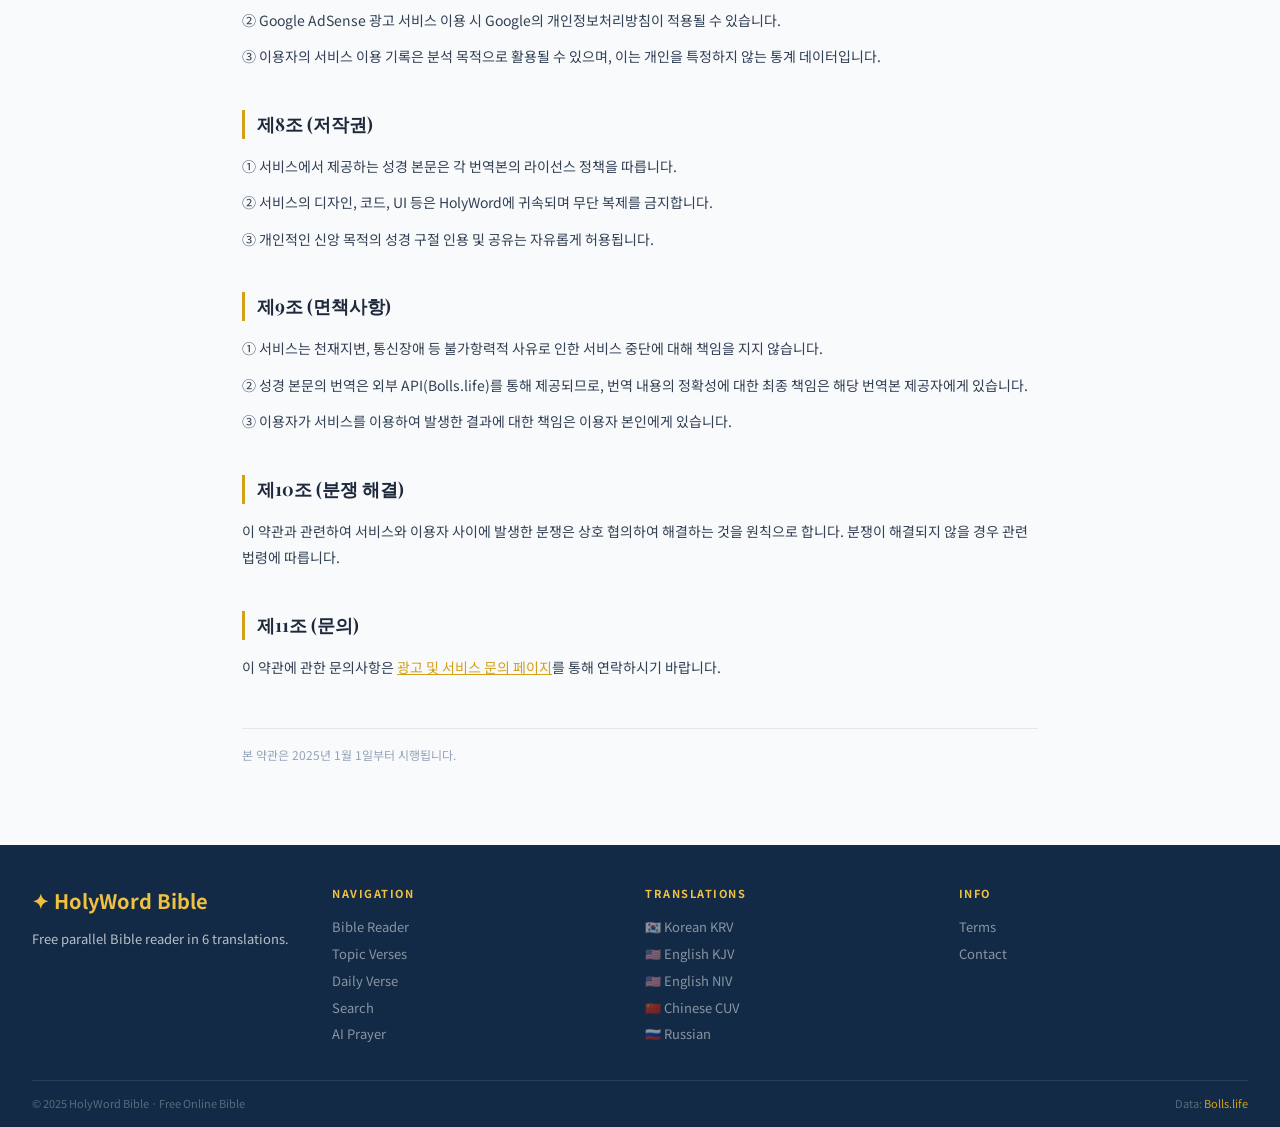
<file: pages/terms.html>
<!DOCTYPE html>
<html lang="ko">
<head>
<meta charset="UTF-8">
<meta name="viewport" content="width=device-width, initial-scale=1.0">
<meta name="description" content="HolyWord 이용약관. 무료 성경 읽기 서비스 이용에 관한 조건 및 절차를 안내합니다.">
<meta name="keywords" content="HolyWord이용약관, 성경사이트이용약관">
<title>이용약관 | HolyWord</title>
<link href="https://fonts.googleapis.com/css2?family=Playfair+Display:wght@400;700&family=Noto+Sans+KR:wght@300;400;500;700&display=swap" rel="stylesheet">
<script async src="https://pagead2.googlesyndication.com/pagead/js/adsbygoogle.js?client=ca-pub-8675368228460145" crossorigin="anonymous"></script>
<link rel="stylesheet" href="../css/style.css">
<style>
body { background: #f8fafc; font-family: "Inter","Noto Sans KR",sans-serif; }
.terms-wrap{max-width:860px;margin:0 auto;padding:60px 32px 80px;}
.terms-hero{background:#1a3a5c;padding:48px 32px;text-align:center;border-bottom:1px solid rgba(26,58,92,0.25);}
.terms-hero h1{font-family:'Georgia','Playfair Display',serif;color:#d4a017;font-size:30px;margin-bottom:8px;}
.terms-hero p{color:rgba(255,255,255,0.45);font-size:13px;}
.terms-date{font-size:12px;color:#94a3b8;margin-bottom:40px;padding-bottom:16px;border-bottom:1px solid rgba(26,58,92,0.1);}
.terms-section{margin-bottom:40px;}
.terms-section h2{font-family:'Georgia','Playfair Display',serif;font-size:18px;color:#1e293b;margin-bottom:14px;padding-left:12px;border-left:3px solid #d4a017;}
.terms-section p,.terms-section li{font-size:14px;color:#334155;line-height:1.9;word-break:keep-all;}
.terms-section ul,.terms-section ol{padding-left:20px;margin-top:8px;}
.terms-section li{margin-bottom:6px;}
.terms-section p{margin-bottom:10px;}
</style>
</head>
<body>
<header class="site-header">
  <a href="../index.html" class="logo">
    <span class="logo-cross">✦</span>
    <span class="logo-text">HolyWord</span>
    <span class="logo-sub">Bible</span>
  </a>
  <nav class="header-nav">
    <a href="../index.html" class="nav-link">📖 Bible Reader</a>
    <a href="topics.html" class="nav-link">🏷️ Topics</a>
    <a href="daily.html" class="nav-link">☀️ Daily Verse</a>
    <a href="search.html" class="nav-link">🔍 Search</a>
    <a href="prayer.html" class="nav-link">🙏 AI Prayer</a>
  </nav>
</header>

<div class="terms-hero">
  <h1>✦ 이용약관</h1>
  <p>HolyWord 서비스 이용에 관한 약관입니다</p>
</div>

<div class="terms-wrap">
  <p class="terms-date">시행일: 2025년 1월 1일 &nbsp;|&nbsp; 최종 수정: 2025년 3월 1일</p>

  <div class="terms-section">
    <h2>제1조 (목적)</h2>
    <p>이 약관은 HolyWord(이하 "서비스")가 제공하는 다국어 성경 읽기 서비스의 이용 조건 및 절차, 서비스 제공자와 이용자의 권리·의무·책임사항 등 기본적인 사항을 규정함을 목적으로 합니다.</p>
  </div>

  <div class="terms-section">
    <h2>제2조 (서비스 정의)</h2>
    <p>HolyWord는 인터넷을 통해 무료로 다국어 성경 본문을 제공하는 온라인 서비스입니다. 제공되는 주요 서비스는 다음과 같습니다.</p>
    <ul>
      <li>한국어 개역개정, 영어 KJV·NIV·NASB, 중국어 和合本, 러시아어 등 다국어 성경 읽기</li>
      <li>주제별 성경 구절 모음 서비스</li>
      <li>오늘의 말씀 및 구절 검색 서비스</li>
      <li>AI 대표기도문 작성 서비스</li>
    </ul>
  </div>

  <div class="terms-section">
    <h2>제3조 (약관의 효력 및 변경)</h2>
    <p>① 이 약관은 서비스 화면에 게시하거나 기타의 방법으로 공지함으로써 효력이 발생합니다.</p>
    <p>② 서비스는 합리적인 사유가 있는 경우 이 약관을 변경할 수 있으며, 변경된 약관은 공지 후 7일이 경과한 날부터 효력이 발생합니다.</p>
    <p>③ 이용자가 변경된 약관에 동의하지 않을 경우 서비스 이용을 중단할 수 있습니다.</p>
  </div>

  <div class="terms-section">
    <h2>제4조 (서비스 이용)</h2>
    <p>① 이 서비스는 별도의 회원가입 없이 누구나 무료로 이용할 수 있습니다.</p>
    <p>② 이용자는 서비스를 이용함으로써 이 약관에 동의한 것으로 간주합니다.</p>
    <p>③ 서비스 내 성경 본문은 공개 라이선스의 성경 데이터(Bolls.life API)를 기반으로 제공됩니다.</p>
  </div>

  <div class="terms-section">
    <h2>제5조 (이용자 의무)</h2>
    <p>이용자는 다음 행위를 하여서는 안 됩니다.</p>
    <ul>
      <li>서비스를 상업적 목적으로 무단 복제·배포·전송하는 행위</li>
      <li>서비스의 정상적인 운영을 방해하는 행위</li>
      <li>타인의 명예를 손상시키거나 불이익을 주는 행위</li>
      <li>기타 관계 법령에 위반되는 행위</li>
    </ul>
  </div>

  <div class="terms-section">
    <h2>제6조 (광고 서비스)</h2>
    <p>① 서비스는 Google AdSense를 통한 광고를 게재합니다. 광고 내용은 Google의 정책에 따라 자동으로 결정되며 서비스 운영자가 개별 광고를 선택하지 않습니다.</p>
    <p>② 광고 게재는 서비스의 무료 운영을 위한 것이며, 이용자는 광고 차단 소프트웨어 사용 여부를 자유롭게 결정할 수 있습니다.</p>
  </div>

  <div class="terms-section">
    <h2>제7조 (개인정보 보호)</h2>
    <p>① 서비스는 별도의 회원가입이 없어 개인정보를 직접 수집하지 않습니다.</p>
    <p>② Google AdSense 광고 서비스 이용 시 Google의 개인정보처리방침이 적용될 수 있습니다.</p>
    <p>③ 이용자의 서비스 이용 기록은 분석 목적으로 활용될 수 있으며, 이는 개인을 특정하지 않는 통계 데이터입니다.</p>
  </div>

  <div class="terms-section">
    <h2>제8조 (저작권)</h2>
    <p>① 서비스에서 제공하는 성경 본문은 각 번역본의 라이선스 정책을 따릅니다.</p>
    <p>② 서비스의 디자인, 코드, UI 등은 HolyWord에 귀속되며 무단 복제를 금지합니다.</p>
    <p>③ 개인적인 신앙 목적의 성경 구절 인용 및 공유는 자유롭게 허용됩니다.</p>
  </div>

  <div class="terms-section">
    <h2>제9조 (면책사항)</h2>
    <p>① 서비스는 천재지변, 통신장애 등 불가항력적 사유로 인한 서비스 중단에 대해 책임을 지지 않습니다.</p>
    <p>② 성경 본문의 번역은 외부 API(Bolls.life)를 통해 제공되므로, 번역 내용의 정확성에 대한 최종 책임은 해당 번역본 제공자에게 있습니다.</p>
    <p>③ 이용자가 서비스를 이용하여 발생한 결과에 대한 책임은 이용자 본인에게 있습니다.</p>
  </div>

  <div class="terms-section">
    <h2>제10조 (분쟁 해결)</h2>
    <p>이 약관과 관련하여 서비스와 이용자 사이에 발생한 분쟁은 상호 협의하여 해결하는 것을 원칙으로 합니다. 분쟁이 해결되지 않을 경우 관련 법령에 따릅니다.</p>
  </div>

  <div class="terms-section">
    <h2>제11조 (문의)</h2>
    <p>이 약관에 관한 문의사항은 <a href="contact.html" style="color:#d4a017;">광고 및 서비스 문의 페이지</a>를 통해 연락하시기 바랍니다.</p>
  </div>

  <p style="font-size:12px;color:#94a3b8;margin-top:48px;padding-top:16px;border-top:1px solid rgba(26,58,92,0.1);">
    본 약관은 2025년 1월 1일부터 시행됩니다.
  </p>
</div>

<footer class="site-footer">
  <div class="footer-inner">
    <div>
      <div class="footer-logo">✦ HolyWord Bible</div>
      <p class="footer-desc">Free parallel Bible reader in 6 translations.</p>
    </div>
    <div class="footer-links-group">
      <div class="footer-col">
        <div class="footer-col-title">Navigation</div>
        <a href="../index.html">Bible Reader</a>
        <a href="topics.html">Topic Verses</a>
        <a href="daily.html">Daily Verse</a>
        <a href="search.html">Search</a>
        <a href="prayer.html">AI Prayer</a>
      </div>
      <div class="footer-col">
        <div class="footer-col-title">Translations</div>
        <a href="../index.html?lt=KRV">🇰🇷 Korean KRV</a>
        <a href="../index.html?lt=KJV">🇺🇸 English KJV</a>
        <a href="../index.html?lt=NIV">🇺🇸 English NIV</a>
        <a href="../index.html?lt=CUV">🇨🇳 Chinese CUV</a>
        <a href="../index.html?lt=SYNOD">🇷🇺 Russian</a>
      </div>
      <div class="footer-col">
        <div class="footer-col-title">Info</div>
        <a href="terms.html">Terms</a>
        <a href="contact.html">Contact</a>
      </div>
    </div>
  </div>
  <div class="footer-bottom">
    <span>© 2025 HolyWord Bible · Free Online Bible</span>
    <span>Data: <a href="https://bolls.life" target="_blank" rel="noopener" style="color:#d4a017;text-decoration:none;">Bolls.life</a></span>
  </div>
</footer>
<script src="../js/theme.js"></script>
</body>
</html>
</file>
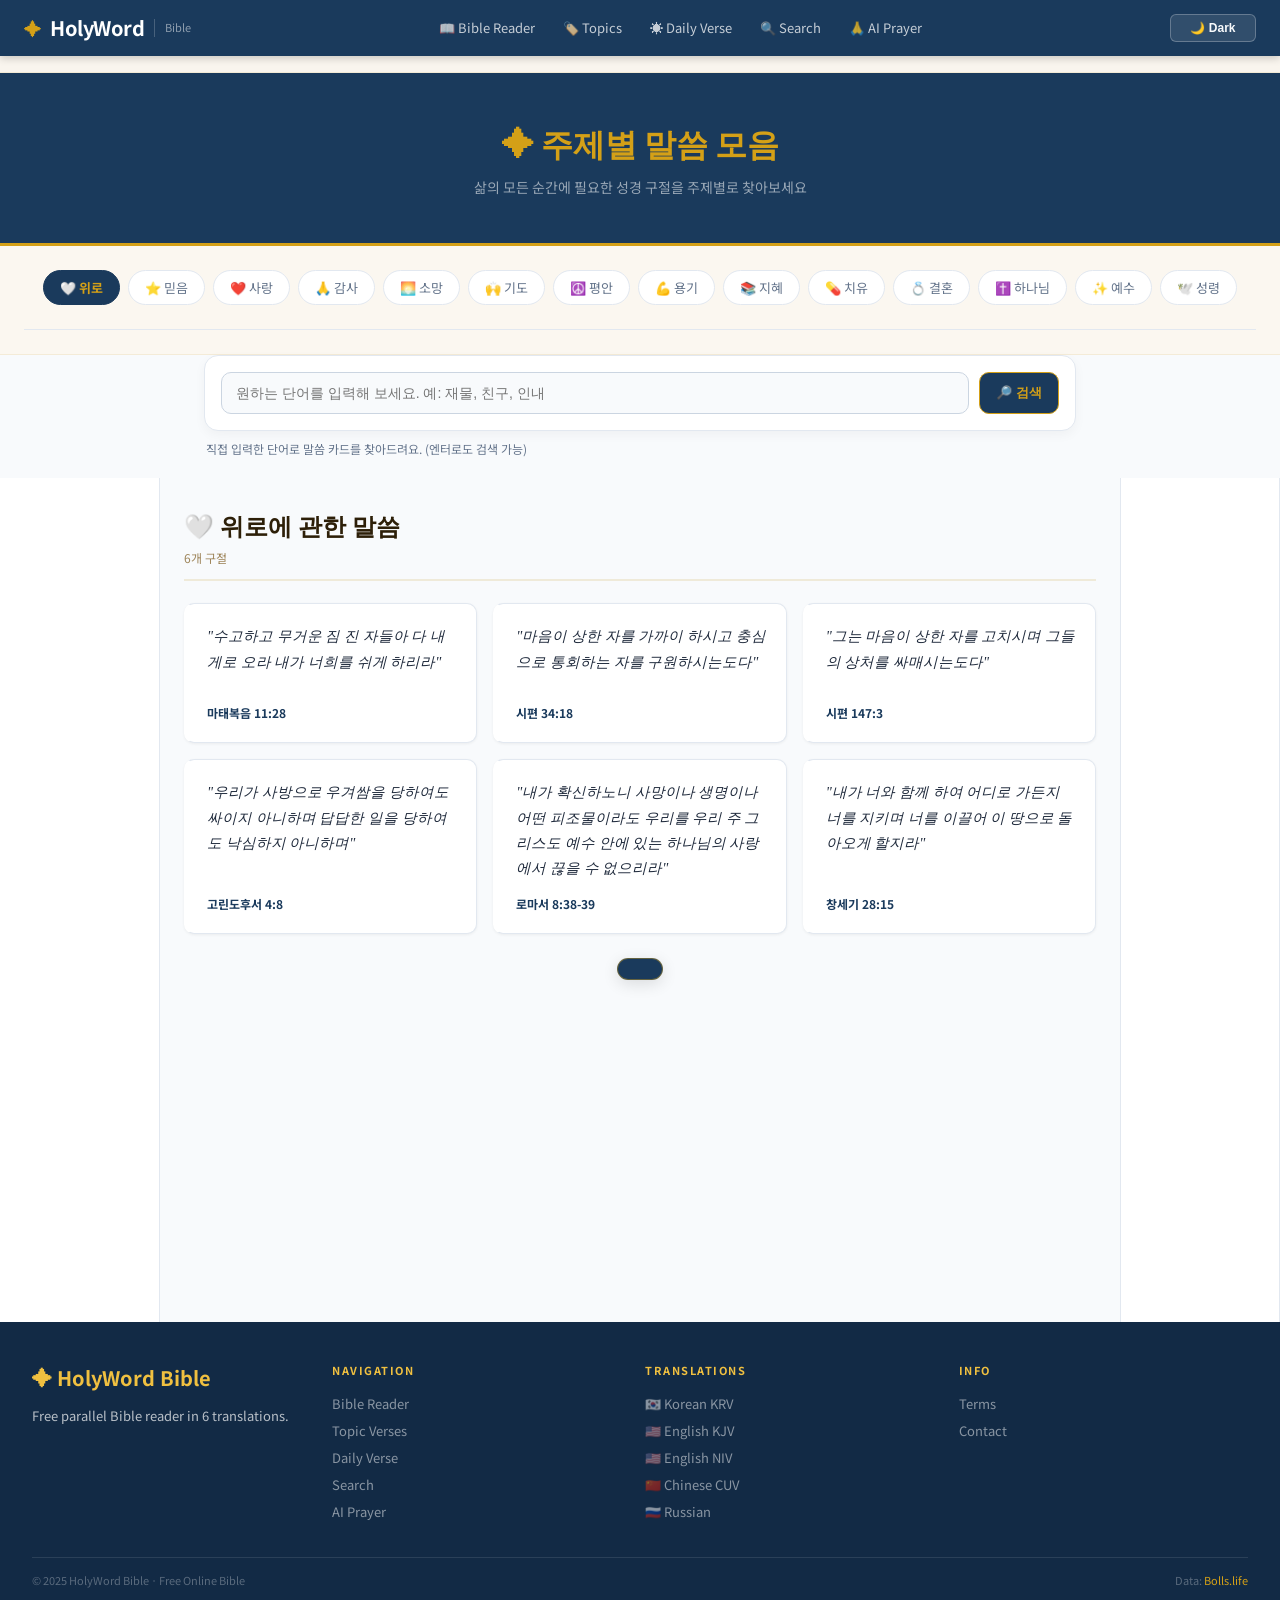
<file: pages/topics.html>
<!DOCTYPE html>
<html lang="ko">
<head>
<meta charset="UTF-8">
<meta name="viewport" content="width=device-width, initial-scale=1.0">
<meta name="description" content="주제별 성경 구절 모음 - 위로, 믿음, 사랑, 감사, 소망, 기도, 평안, 용기, 지혜, 치유, 결혼, 하나님, 예수, 성령에 관한 성경 말씀">
<meta name="keywords" content="성경구절,위로의말씀,믿음의말씀,사랑의말씀,주제별성경">
<title>주제별 성경 구절 | HolyWord</title>
<link href="https://fonts.googleapis.com/css2?family=Playfair+Display:ital,wght@0,400;0,600;0,700;1,400;1,600&family=Noto+Sans+KR:wght@300;400;500;700&display=swap" rel="stylesheet">
<script async src="https://pagead2.googlesyndication.com/pagead/js/adsbygoogle.js?client=ca-pub-8675368228460145" crossorigin="anonymous"></script>
<link rel="stylesheet" href="../css/style.css">
<style>
/* ===== Topics Page — Global Navy/White Theme ===== */
*{box-sizing:border-box;}

/* 폰트 추가 */
body { font-family: 'Inter', 'Noto Sans KR', sans-serif; background: #f8fafc; color: #1e293b; }

/* 레이아웃 */
.page-wrap {
  display: flex;
  flex-direction: row;
  min-height: 80vh;
  width: 100%;
}
.side-ad {
  width: 160px;
  min-width: 160px;
  flex-shrink: 0;
  padding: 16px 8px;
  position: sticky;
  top: 56px;
  height: calc(100vh - 56px);
  background: white;
  border-right: 1px solid #e2e8f0;
  display: flex;
  align-items: flex-start;
  justify-content: center;
  overflow: hidden;
}
.side-ad-right {
  width: 160px;
  min-width: 160px;
  flex-shrink: 0;
  padding: 16px 8px;
  position: sticky;
  top: 56px;
  height: calc(100vh - 56px);
  background: white;
  border-left: 1px solid #e2e8f0;
  display: flex;
  align-items: flex-start;
  justify-content: center;
  overflow: hidden;
}
.topics-main { flex: 1; min-width: 0; padding: 0 24px 48px; }

/* 히어로 — 네이비 */
.topics-hero {
  background: #1a3a5c;
  border-bottom: 3px solid #d4a017;
  padding: 44px 24px;
  text-align: center;
  margin: 0 -24px;
}
.topics-hero h1 {
  font-family: 'Georgia', 'Playfair Display', serif;
  color: #d4a017;
  font-size: 32px;
  margin-bottom: 8px;
  font-weight: 700;
}
.topics-hero p { color: rgba(255,255,255,0.55); font-size: 14px; }

/* 카테고리 탭 — 네이비 스타일 */
.category-tabs {
  display: flex;
  flex-wrap: wrap;
  gap: 8px;
  justify-content: center;
  padding: 24px 0;
  border-bottom: 1px solid #e2e8f0;
  margin-bottom: 24px;
}
.cat-btn {
  background: white;
  border: 1px solid #e2e8f0;
  color: #64748b;
  padding: 7px 16px;
  border-radius: 20px;
  font-size: 13px;
  cursor: pointer;
  transition: all 0.15s;
  font-family: 'Inter', 'Noto Sans KR', sans-serif;
}
.cat-btn:hover {
  background: #1a3a5c;
  color: white;
  border-color: #1a3a5c;
}
.cat-btn.active {
  background: #1a3a5c;
  color: #d4a017;
  border-color: #1a3a5c;
  font-weight: 700;
}

.custom-search-wrap{max-width:920px;margin:0 auto 20px;padding:0 24px;}
.custom-search-box{background:#fff;border:1px solid #e2e8f0;border-radius:14px;padding:16px;display:flex;gap:10px;align-items:center;box-shadow:0 4px 12px rgba(0,0,0,0.04);}
.custom-search-input{flex:1;border:1px solid #cbd5e1;border-radius:10px;padding:12px 14px;font-size:14px;outline:none;color:#1e293b;background:#f8fafc;}
.custom-search-input:focus{border-color:#d4a017;background:#fff;}
.custom-search-btn{border:none;background:#1a3a5c;color:#d4a017;border:1px solid #d4a017;border-radius:10px;padding:11px 16px;font-size:13px;font-weight:700;cursor:pointer;white-space:nowrap;}
.custom-search-btn:hover{background:#d4a017;color:#1a3a5c;}
.custom-search-helper{font-size:12px;color:#64748b;margin-top:8px;padding-left:2px;}
.search-loading{display:flex;flex-direction:column;align-items:center;gap:10px;padding:26px 0;color:#64748b;}
.search-spinner{width:28px;height:28px;border:3px solid #e2e8f0;border-top-color:#d4a017;border-radius:50%;animation:spin 0.8s linear infinite;}
@keyframes spin{to{transform:rotate(360deg);}}

/* 섹션 타이틀 */
.section-title-wrap {
  margin-bottom: 20px;
  padding-bottom: 12px;
  border-bottom: 2px solid #1a3a5c;
}
.section-title {
  font-family: 'Georgia', serif;
  font-size: 22px;
  color: #1a3a5c;
  font-weight: 700;
}
.section-count { font-size: 12px; color: #64748b; margin-top: 4px; }

/* 구절 카드 그리드 */
.verse-grid {
  display: grid;
  grid-template-columns: repeat(3, 1fr);
  gap: 16px;
  margin-bottom: 32px;
}
.v-card {
  background: white;
  border: 1px solid #e2e8f0;
  border-radius: 10px;
  padding: 20px;
  cursor: pointer;
  transition: all 0.15s;
  position: relative;
  border-left: 3px solid transparent;
  display: flex;
  flex-direction: column;
  min-height: 140px;
  box-shadow: 0 1px 3px rgba(0,0,0,0.06);
}
.v-card:hover {
  border-color: #1a3a5c;
  border-left-color: #d4a017;
  box-shadow: 0 4px 16px rgba(26,58,92,0.12);
  transform: translateY(-2px);
}
.v-card-text {
  font-family: 'Georgia', serif;
  font-size: 14.5px;
  color: #1e293b;
  line-height: 1.75;
  font-style: italic;
  margin-bottom: 12px;
  flex: 1;
}
.v-card-ref {
  font-size: 12px;
  color: #1a3a5c;
  font-weight: 700;
}
.v-card-actions {
  position: absolute;
  top: 10px;
  right: 10px;
  display: flex;
  gap: 4px;
  opacity: 0;
  transition: opacity 0.2s;
}
.v-card:hover .v-card-actions { opacity: 1; }
.v-action-btn {
  background: #f8fafc;
  border: 1px solid #e2e8f0;
  border-radius: 4px;
  padding: 4px 8px;
  font-size: 10px;
  cursor: pointer;
  color: #64748b;
  transition: all 0.15s;
}
.v-action-btn:hover { background: #1a3a5c; color: white; border-color: #1a3a5c; }

.mid-ad { margin: 24px 0; text-align: center; }

.toast {
  position: fixed;
  bottom: -80px;
  left: 50%;
  transform: translateX(-50%);
  background: #1a3a5c;
  color: #d4a017;
  padding: 10px 22px;
  border-radius: 24px;
  font-size: 13px;
  border: 1px solid rgba(212,160,23,0.4);
  transition: bottom 0.3s;
  z-index: 9999;
  white-space: nowrap;
}
.toast.show { bottom: 30px; }

@media(max-width:1100px){ .side-ad, .side-ad-right { width: 120px; min-width: 120px; } }
@media(max-width:860px){ .side-ad, .side-ad-right { display: none; } .verse-grid { grid-template-columns: repeat(2,1fr); } }
@media(max-width:560px){ .verse-grid { grid-template-columns: 1fr; } }
</style>
</head>
<body>

<header class="site-header">
  <a href="../index.html" class="logo">
    <span class="logo-cross">✦</span>
    <span class="logo-text">HolyWord</span>
    <span class="logo-sub">Bible</span>
  </a>
  <nav class="header-nav">
    <a href="../index.html" class="nav-link">📖 Bible Reader</a>
    <a href="topics.html" class="nav-link">🏷️ Topics</a>
    <a href="daily.html" class="nav-link">☀️ Daily Verse</a>
    <a href="search.html" class="nav-link">🔍 Search</a>
    <a href="prayer.html" class="nav-link">🙏 AI Prayer</a>
  </nav>
</header>

<!-- 상단 자동 광고 -->
<div style="text-align:center;padding:8px 0;background:#F9F5EE;border-bottom:1px solid rgba(201,168,76,0.15);">
  <ins class="adsbygoogle" style="display:block"
       data-ad-client="ca-pub-8675368228460145"
       data-ad-slot="2926108557"
       data-ad-format="auto"
       data-full-width-responsive="true"></ins>
  <script>(adsbygoogle = window.adsbygoogle || []).push({});</script>
</div>

<!-- 히어로 -->
<div class="topics-hero" style="margin:0 -24px;">
  <h1>✦ 주제별 말씀 모음</h1>
  <p>삶의 모든 순간에 필요한 성경 구절을 주제별로 찾아보세요</p>
</div>

<!-- 카테고리 탭 (히어로 바로 아래 전체 너비) -->
<div style="background:#FBF7F0;border-bottom:1px solid rgba(201,168,76,0.15);padding:0 24px;">
  <div class="category-tabs" id="categoryTabs">
    <button class="cat-btn active" data-topic="위로" onclick="switchTopic(this)">🤍 위로</button>
    <button class="cat-btn" data-topic="믿음" onclick="switchTopic(this)">⭐ 믿음</button>
    <button class="cat-btn" data-topic="사랑" onclick="switchTopic(this)">❤️ 사랑</button>
    <button class="cat-btn" data-topic="감사" onclick="switchTopic(this)">🙏 감사</button>
    <button class="cat-btn" data-topic="소망" onclick="switchTopic(this)">🌅 소망</button>
    <button class="cat-btn" data-topic="기도" onclick="switchTopic(this)">🙌 기도</button>
    <button class="cat-btn" data-topic="평안" onclick="switchTopic(this)">☮️ 평안</button>
    <button class="cat-btn" data-topic="용기" onclick="switchTopic(this)">💪 용기</button>
    <button class="cat-btn" data-topic="지혜" onclick="switchTopic(this)">📚 지혜</button>
    <button class="cat-btn" data-topic="치유" onclick="switchTopic(this)">💊 치유</button>
    <button class="cat-btn" data-topic="결혼" onclick="switchTopic(this)">💍 결혼</button>
    <button class="cat-btn" data-topic="하나님" onclick="switchTopic(this)">✝️ 하나님</button>
    <button class="cat-btn" data-topic="예수" onclick="switchTopic(this)">✨ 예수</button>
    <button class="cat-btn" data-topic="성령" onclick="switchTopic(this)">🕊️ 성령</button>
  </div>
</div>
<div class="custom-search-wrap">
  <div class="custom-search-box">
    <input id="customKeywordInput" class="custom-search-input" type="text" placeholder="원하는 단어를 입력해 보세요. 예: 재물, 친구, 인내" />
    <button class="custom-search-btn" onclick="runCustomKeywordSearch()">🔎 검색</button>
  </div>
  <div class="custom-search-helper">직접 입력한 단어로 말씀 카드를 찾아드려요. (엔터로도 검색 가능)</div>
</div>

<!-- 3단 레이아웃: 좌광고 + 본문 + 우광고 -->
<div class="page-wrap">

  <!-- 좌측 광고 -->
  <aside class="side-ad">
    <ins class="adsbygoogle"
         style="display:block;width:150px;min-height:500px;"
         data-ad-client="ca-pub-8675368228460145"
         data-ad-slot="7174010171"
         data-ad-format="auto"></ins>
    <script>(adsbygoogle = window.adsbygoogle || []).push({});</script>
  </aside>

  <!-- 본문 -->
  <main class="topics-main" style="padding-top:28px;">
    <div id="topicContent"></div>
  </main>

  <!-- 우측 광고 -->
  <aside class="side-ad side-ad-right">
    <ins class="adsbygoogle"
         style="display:block;width:150px;min-height:500px;"
         data-ad-client="ca-pub-8675368228460145"
         data-ad-slot="2500534899"
         data-ad-format="auto"></ins>
    <script>(adsbygoogle = window.adsbygoogle || []).push({});</script>
  </aside>

</div>

<!-- 하단 자동 광고 -->


<footer class="site-footer">
  <div class="footer-inner">
    <div>
      <div class="footer-logo">✦ HolyWord Bible</div>
      <p class="footer-desc">Free parallel Bible reader in 6 translations.</p>
    </div>
    <div class="footer-links-group">
      <div class="footer-col">
        <div class="footer-col-title">Navigation</div>
        <a href="../index.html">Bible Reader</a>
        <a href="topics.html">Topic Verses</a>
        <a href="daily.html">Daily Verse</a>
        <a href="search.html">Search</a>
        <a href="prayer.html">AI Prayer</a>
      </div>
      <div class="footer-col">
        <div class="footer-col-title">Translations</div>
        <a href="../index.html?lt=KRV">🇰🇷 Korean KRV</a>
        <a href="../index.html?lt=KJV">🇺🇸 English KJV</a>
        <a href="../index.html?lt=NIV">🇺🇸 English NIV</a>
        <a href="../index.html?lt=CUV">🇨🇳 Chinese CUV</a>
        <a href="../index.html?lt=SYNOD">🇷🇺 Russian</a>
      </div>
      <div class="footer-col">
        <div class="footer-col-title">Info</div>
        <a href="terms.html">Terms</a>
        <a href="contact.html">Contact</a>
      </div>
    </div>
  </div>
  <div class="footer-bottom">
    <span>© 2025 HolyWord Bible · Free Online Bible</span>
    <span>Data: <a href="https://bolls.life" target="_blank" rel="noopener" style="color:#d4a017;text-decoration:none;">Bolls.life</a></span>
  </div>
</footer>

<div class="toast" id="toast"></div>

<script>
const TOPICS = {
  위로:{emoji:'🤍',verses:[
    {v:'수고하고 무거운 짐 진 자들아 다 내게로 오라 내가 너희를 쉬게 하리라',r:'마태복음 11:28'},
    {v:'마음이 상한 자를 가까이 하시고 충심으로 통회하는 자를 구원하시는도다',r:'시편 34:18'},
    {v:'그는 마음이 상한 자를 고치시며 그들의 상처를 싸매시는도다',r:'시편 147:3'},
    {v:'우리가 사방으로 우겨쌈을 당하여도 싸이지 아니하며 답답한 일을 당하여도 낙심하지 아니하며',r:'고린도후서 4:8'},
    {v:'내가 확신하노니 사망이나 생명이나 어떤 피조물이라도 우리를 우리 주 그리스도 예수 안에 있는 하나님의 사랑에서 끊을 수 없으리라',r:'로마서 8:38-39'},
    {v:'내가 너와 함께 하여 어디로 가든지 너를 지키며 너를 이끌어 이 땅으로 돌아오게 할지라',r:'창세기 28:15'},
  ]},
  믿음:{emoji:'⭐',verses:[
    {v:'믿음은 바라는 것들의 실상이요 보이지 않는 것들의 증거니',r:'히브리서 11:1'},
    {v:'예수께서 이르시되 할 수 있거든이 무슨 말이냐 믿는 자에게는 능히 하지 못할 일이 없느니라',r:'마가복음 9:23'},
    {v:'너는 마음을 다하여 여호와를 신뢰하고 네 명철을 의지하지 말라',r:'잠언 3:5'},
    {v:'내게 능력 주시는 자 안에서 내가 모든 것을 할 수 있느니라',r:'빌립보서 4:13'},
    {v:'두려워하지 말라 내가 너와 함께 함이라 놀라지 말라 나는 네 하나님이 됨이라',r:'이사야 41:10'},
    {v:'믿음의 주요 또 온전하게 하시는 이인 예수를 바라보자 그는 그 앞에 있는 기쁨을 위하여 십자가를 참으사',r:'히브리서 12:2'},
  ]},
  사랑:{emoji:'❤️',verses:[
    {v:'사랑은 오래 참고 사랑은 온유하며 시기하지 아니하며 사랑은 자랑하지 아니하며 교만하지 아니하며',r:'고린도전서 13:4'},
    {v:'하나님이 세상을 이처럼 사랑하사 독생자를 주셨으니 이는 그를 믿는 자마다 멸망하지 않고 영생을 얻게 하려 하심이라',r:'요한복음 3:16'},
    {v:'새 계명을 너희에게 주노니 서로 사랑하라 내가 너희를 사랑한 것 같이 너희도 서로 사랑하라',r:'요한복음 13:34'},
    {v:'무엇보다도 뜨겁게 서로 사랑할지니 사랑은 허다한 죄를 덮느니라',r:'베드로전서 4:8'},
    {v:'사랑 안에 두려움이 없고 온전한 사랑이 두려움을 내쫓나니',r:'요한일서 4:18'},
    {v:'하나님은 사랑이심이라 사랑 안에 거하는 자는 하나님 안에 거하고 하나님도 그의 안에 거하시느니라',r:'요한일서 4:16'},
  ]},
  감사:{emoji:'🙏',verses:[
    {v:'범사에 감사하라 이것이 그리스도 예수 안에서 너희를 향하신 하나님의 뜻이니라',r:'데살로니가전서 5:18'},
    {v:'여호와께 감사하라 그는 선하시며 그 인자하심이 영원함이로다',r:'시편 107:1'},
    {v:'이것이 주께서 만드신 날이라 우리가 기뻐하고 즐거워하리로다',r:'시편 118:24'},
    {v:'감사함으로 그의 문에 들어가며 찬송함으로 그의 궁정에 들어가서 그에게 감사하며 그의 이름을 송축할지어다',r:'시편 100:4'},
    {v:'모든 것이 하나님께로서 났으며 그가 그리스도로 말미암아 우리를 자기와 화목하게 하셨느니라',r:'고린도후서 5:18'},
    {v:'너희 구할 것을 감사함으로 하나님께 아뢰라 그리하면 모든 지각에 뛰어난 하나님의 평강이 너희 마음과 생각을 지키시리라',r:'빌립보서 4:6-7'},
  ]},
  소망:{emoji:'🌅',verses:[
    {v:'내가 너희를 향하여 계획하는 것들을 내가 아노니 재앙이 아니라 평안이요 너희에게 미래와 희망을 주려 하는 것이라',r:'예레미야 29:11'},
    {v:'소망 중에 즐거워하며 환난 중에 참으며 기도에 항상 힘쓰며',r:'로마서 12:12'},
    {v:'여호와를 앙망하는 자는 새 힘을 얻으리니 독수리가 날개치며 올라감 같을 것이요',r:'이사야 40:31'},
    {v:'믿음의 주요 또 온전하게 하시는 이인 예수를 바라보자',r:'히브리서 12:2'},
    {v:'소망이 우리를 부끄럽게 하지 아니함은 우리에게 주신 성령으로 말미암아 하나님의 사랑이 우리 마음에 부은 바 됨이니',r:'로마서 5:5'},
    {v:'주 여호와여 주는 나의 소망이시요 내가 어릴 때부터 신뢰한 이시라',r:'시편 71:5'},
  ]},
  기도:{emoji:'🙌',verses:[
    {v:'아무 것도 염려하지 말고 다만 모든 일에 기도와 간구로, 너희 구할 것을 감사함으로 하나님께 아뢰라',r:'빌립보서 4:6'},
    {v:'구하라 그리하면 너희에게 주실 것이요 찾으라 그리하면 찾아낼 것이요 문을 두드리라 그리하면 너희에게 열릴 것이니',r:'마태복음 7:7'},
    {v:'쉬지 말고 기도하라',r:'데살로니가전서 5:17'},
    {v:'너는 내게 부르짖으라 내가 네게 응답하겠고 네가 알지 못하는 크고 은밀한 일을 네게 보이리라',r:'예레미야 33:3'},
    {v:'무엇이든지 기도하고 구하는 것은 받은 줄로 믿으라 그리하면 너희에게 그대로 되리라',r:'마가복음 11:24'},
    {v:'두 세 사람이 내 이름으로 모인 곳에는 나도 그들 중에 있느니라',r:'마태복음 18:20'},
  ]},
  평안:{emoji:'☮️',verses:[
    {v:'그리하면 모든 지각에 뛰어난 하나님의 평강이 그리스도 예수 안에서 너희 마음과 생각을 지키시리라',r:'빌립보서 4:7'},
    {v:'평안을 너희에게 끼치노니 곧 나의 평안을 너희에게 주노라 내가 너희에게 주는 것은 세상이 주는 것과 같지 아니하니라',r:'요한복음 14:27'},
    {v:'여호와는 나의 목자시니 내게 부족함이 없으리로다',r:'시편 23:1'},
    {v:'주께서 심지가 견고한 자를 평강하고 평강하도록 지키시리니 이는 그가 주를 신뢰함이니이다',r:'이사야 26:3'},
    {v:'이는 내가 너희에게 평안을 주려 함이라 세상에서는 너희가 환난을 당하나 담대하라 내가 세상을 이기었노라',r:'요한복음 16:33'},
    {v:'여호와께서 자기 백성에게 힘을 주심이여 여호와께서 평강의 복으로 자기 백성에게 복을 주시리로다',r:'시편 29:11'},
  ]},
  용기:{emoji:'💪',verses:[
    {v:'강하고 담대하라 두려워하지 말며 놀라지 말라 네가 어디로 가든지 네 하나님 여호와가 너와 함께 하느니라',r:'여호수아 1:9'},
    {v:'주 너의 하나님이 너와 함께 하느니라 그가 너를 떠나지 아니하시며 버리지 아니하시리라',r:'신명기 31:6'},
    {v:'두려워하지 말라 내가 너와 함께 함이라 놀라지 말라 나는 네 하나님이 됨이라 내가 너를 굳세게 하리라',r:'이사야 41:10'},
    {v:'내게 능력 주시는 자 안에서 내가 모든 것을 할 수 있느니라',r:'빌립보서 4:13'},
    {v:'하나님이 우리에게 주신 것은 두려워하는 마음이 아니요 오직 능력과 사랑과 절제하는 마음이니',r:'디모데후서 1:7'},
    {v:'담대히 말하되 주는 나를 돕는 이시니 내가 무서워하지 아니하겠노라',r:'히브리서 13:6'},
  ]},
  지혜:{emoji:'📚',verses:[
    {v:'여호와를 경외하는 것이 지혜의 근본이라 거룩하신 자를 아는 것이 명철이니라',r:'잠언 9:10'},
    {v:'너희 중에 누구든지 지혜가 부족하거든 모든 사람에게 후히 주시고 꾸짖지 아니하시는 하나님께 구하라 그리하면 주시리라',r:'야고보서 1:5'},
    {v:'너는 마음을 다하여 여호와를 신뢰하고 네 명철을 의지하지 말라 너는 범사에 그를 인정하라 그리하면 네 길을 지도하시리라',r:'잠언 3:5-6'},
    {v:'내 아들아 내 법을 잊어버리지 말고 네 마음으로 내 명령을 지키라',r:'잠언 3:1'},
    {v:'지혜가 제일이니 지혜를 얻으라 네가 얻은 모든 것을 가지고 명철을 얻을지니라',r:'잠언 4:7'},
    {v:'오직 위로부터 난 지혜는 첫째 성결하고 다음에 화평하고 관용하고 양순하며 긍휼과 선한 열매가 가득하고',r:'야고보서 3:17'},
  ]},
  치유:{emoji:'💊',verses:[
    {v:'그는 마음이 상한 자를 고치시며 그들의 상처를 싸매시는도다',r:'시편 147:3'},
    {v:'그가 찔림은 우리의 허물 때문이요 그가 상함은 우리의 죄악 때문이라 그가 징계를 받으므로 우리는 평화를 누리고 그가 채찍에 맞으므로 우리는 나음을 받았도다',r:'이사야 53:5'},
    {v:'내가 너를 낫게 하겠다',r:'예레미야 30:17'},
    {v:'믿음의 기도는 병든 자를 구원하리니 주께서 그를 일으키시리라',r:'야고보서 5:15'},
    {v:'이는 선지자 이사야를 통하여 하신 말씀에 우리의 연약한 것을 친히 담당하시고 병을 짊어지셨도다 함을 이루려 하심이더라',r:'마태복음 8:17'},
    {v:'나 여호와가 너를 치료하는 여호와임이라',r:'출애굽기 15:26'},
  ]},
  결혼:{emoji:'💍',verses:[
    {v:'이러므로 남자가 부모를 떠나 그의 아내와 합하여 둘이 한 몸을 이룰지로다',r:'창세기 2:24'},
    {v:'집과 재물은 조상에게서 상속하거니와 슬기로운 아내는 여호와께서 주시느니라',r:'잠언 19:14'},
    {v:'무엇보다도 뜨겁게 서로 사랑할지니 사랑은 허다한 죄를 덮느니라',r:'베드로전서 4:8'},
    {v:'두 사람이 한 사람보다 나음은 그들이 수고함으로 좋은 상을 얻을 것임이라',r:'전도서 4:9'},
    {v:'사랑은 오래 참고 사랑은 온유하며 시기하지 아니하며',r:'고린도전서 13:4'},
    {v:'아내를 사랑하며 괴롭게 하지 말라',r:'골로새서 3:19'},
  ]},
  하나님:{emoji:'✝️',verses:[
    {v:'태초에 하나님이 천지를 창조하시니라',r:'창세기 1:1'},
    {v:'하나님은 사랑이심이라 사랑 안에 거하는 자는 하나님 안에 거하고 하나님도 그의 안에 거하시느니라',r:'요한일서 4:16'},
    {v:'여호와는 나의 빛이요 나의 구원이시니 내가 누구를 두려워하리요',r:'시편 27:1'},
    {v:'하나님은 우리의 피난처시요 힘이시니 환난 중에 만날 큰 도움이시라',r:'시편 46:1'},
    {v:'우리가 알거니와 하나님을 사랑하는 자 곧 그의 뜻대로 부르심을 입은 자들에게는 모든 것이 합력하여 선을 이루느니라',r:'로마서 8:28'},
    {v:'여호와 우리 주여 주의 이름이 온 땅에 어찌 그리 아름다운지요',r:'시편 8:1'},
  ]},
  예수:{emoji:'✨',verses:[
    {v:'예수께서 이르시되 내가 곧 길이요 진리요 생명이니 나로 말미암지 않고는 아버지께로 올 자가 없느니라',r:'요한복음 14:6'},
    {v:'내가 세상 끝날까지 너희와 항상 함께 있으리라',r:'마태복음 28:20'},
    {v:'하나님이 세상을 이처럼 사랑하사 독생자를 주셨으니 이는 그를 믿는 자마다 멸망하지 않고 영생을 얻게 하려 하심이라',r:'요한복음 3:16'},
    {v:'내가 온 것은 양으로 생명을 얻게 하고 더 풍성히 얻게 하려는 것이라',r:'요한복음 10:10'},
    {v:'예수 그리스도는 어제나 오늘이나 영원토록 동일하시니라',r:'히브리서 13:8'},
    {v:'나는 부활이요 생명이니 나를 믿는 자는 죽어도 살겠고',r:'요한복음 11:25'},
  ]},
  성령:{emoji:'🕊️',verses:[
    {v:'오직 성령의 열매는 사랑과 희락과 화평과 오래 참음과 자비와 양선과 충성과',r:'갈라디아서 5:22'},
    {v:'보혜사 곧 아버지께서 내 이름으로 보내실 성령 그가 너희에게 모든 것을 가르치고 내가 너희에게 말한 모든 것을 생각나게 하리라',r:'요한복음 14:26'},
    {v:'성령도 우리의 연약함을 도우시나니 우리는 마땅히 기도할 바를 알지 못하나 오직 성령이 말할 수 없는 탄식으로 우리를 위하여 친히 간구하시느니라',r:'로마서 8:26'},
    {v:'너희가 하나님의 성전인 것과 하나님의 성령이 너희 안에 계시는 것을 알지 못하느냐',r:'고린도전서 3:16'},
    {v:'오직 성령이 너희에게 임하시면 너희가 권능을 받고',r:'사도행전 1:8'},
    {v:'주는 영이시니 주의 영이 계신 곳에는 자유가 있느니라',r:'고린도후서 3:17'},
  ]},
};

let currentTopic='위로';
let searchPool=null;

function switchTopic(btn){
  document.querySelectorAll('.cat-btn').forEach(b=>b.classList.remove('active'));
  btn.classList.add('active');
  currentTopic=btn.dataset.topic;
  renderTopic(currentTopic);
  window.scrollTo({top:200,behavior:'smooth'});
}

function renderTopic(topic){
  const data=TOPICS[topic];
  if(!data) return;
  const el=document.getElementById('topicContent');

  let html=`
    <div style="margin-bottom:22px;padding-bottom:12px;border-bottom:2px solid rgba(201,168,76,0.2);">
      <div style="font-family:'Playfair Display',serif;font-size:24px;color:#2D1F08;font-weight:700;">${data.emoji} ${topic}에 관한 말씀</div>
      <div style="font-size:12px;color:#9E855A;margin-top:4px;">${data.verses.length}개 구절</div>
    </div>
    <div style="margin:20px 0;text-align:center;"></div>
    <div class="verse-grid">`;

  data.verses.forEach(item=>{
    const sv=item.v.replace(/'/g,'&#39;').replace(/"/g,'&quot;');
    const sr=item.r.replace(/'/g,'&#39;');
    html+=`<div class="v-card">
      <div class="v-card-actions">
        <button class="v-action-btn" onclick="copyCard(event,'${sv}','${sr}')">📋 복사</button>
        <button class="v-action-btn" onclick="goRead(event,'${sr}')">📖 읽기</button>
      </div>
      <div class="v-card-text">"${item.v}"</div>
      <div class="v-card-ref">${item.r}</div>
    </div>`;
  });

  html+='</div>';
  el.innerHTML=html;

  try{(window.adsbygoogle=window.adsbygoogle||[]).push({});}catch(e){}
}

function getSearchPool(){
  if(searchPool) return searchPool;
  searchPool=[];
  Object.keys(TOPICS).forEach(topicName=>{
    TOPICS[topicName].verses.forEach(item=>{
      searchPool.push({v:item.v,r:item.r,topic:topicName});
    });
  });
  return searchPool;
}

function showSearchLoading(){
  const el=document.getElementById('topicContent');
  el.innerHTML=`<div class="search-loading"><div class="search-spinner"></div><div>말씀을 찾고 있습니다...</div></div>`;
}

function runCustomKeywordSearch(){
  const query=(document.getElementById('customKeywordInput')?.value||'').trim();
  if(!query){
    showToast('검색어를 입력해 주세요.');
    return;
  }
  document.querySelectorAll('.cat-btn').forEach(b=>b.classList.remove('active'));
  showSearchLoading();

  setTimeout(()=>{
    const q=query.toLowerCase();
    const results=getSearchPool().filter(item=>
      item.v.toLowerCase().includes(q) ||
      item.r.toLowerCase().includes(q) ||
      item.topic.toLowerCase().includes(q)
    );
    renderCustomSearchResults(query, results);
  },120);
}

function renderCustomSearchResults(query, results){
  const el=document.getElementById('topicContent');
  if(results.length===0){
    el.innerHTML=`<div style="text-align:center;padding:28px 18px;border:1px solid #e2e8f0;border-radius:12px;background:#fff;"><div style="font-size:34px;margin-bottom:8px;">🔎</div><div style="font-size:15px;color:#1e293b;font-weight:600;">검색하신 단어가 포함된 구절을 찾지 못했어요. 다른 단어로 검색해 보세요!</div></div>`;
    return;
  }

  let html=`<div style="margin-bottom:22px;padding-bottom:12px;border-bottom:2px solid rgba(201,168,76,0.2);"><div style="font-family:'Playfair Display',serif;font-size:24px;color:#2D1F08;font-weight:700;">🔎 "${query}" 검색 결과</div><div style="font-size:12px;color:#9E855A;margin-top:4px;">${results.length}개 구절</div></div><div class="verse-grid">`;
  results.forEach(item=>{
    const sv=item.v.replace(/'/g,'&#39;').replace(/"/g,'&quot;');
    const sr=item.r.replace(/'/g,'&#39;');
    html+=`<div class="v-card"><div class="v-card-actions"><button class="v-action-btn" onclick="copyCard(event,'${sv}','${sr}')">📋 복사</button><button class="v-action-btn" onclick="goRead(event,'${sr}')">📖 읽기</button></div><div class="v-card-text">"${item.v}"</div><div class="v-card-ref">${item.r} · ${item.topic}</div></div>`;
  });
  html+='</div>';
  el.innerHTML=html;
}

function copyCard(e,verse,ref){
  e.stopPropagation();
  const v=verse.replace(/&#39;/g,"'").replace(/&quot;/g,'"');
  navigator.clipboard.writeText('"'+v+'" — '+ref+'\n\nhttps://bible2.kingdom2025.com');
  showToast('구절이 복사되었습니다 ✓');
}

function goRead(e,ref){
  e.stopPropagation();
  const m=ref.match(/^(.+?)\s+(\d+)/);
  if(m) window.location.href='../index.html?book='+encodeURIComponent(m[1])+'&ch='+m[2]+'&lang=ko';
}

function showToast(msg){
  const t=document.getElementById('toast');
  if(!t)return;
  t.textContent=msg;
  t.classList.add('show');
  setTimeout(()=>t.classList.remove('show'),2500);
}

// URL 파라미터
const params=new URLSearchParams(window.location.search);
const tp=params.get('topic');
if(tp&&TOPICS[tp]){
  currentTopic=tp;
  document.querySelectorAll('.cat-btn').forEach(b=>{
    if(b.dataset.topic===tp)b.classList.add('active');
    else b.classList.remove('active');
  });
}
renderTopic(currentTopic);
document.getElementById('customKeywordInput')?.addEventListener('keydown',e=>{ if(e.key==='Enter') runCustomKeywordSearch(); });
</script>
<script src="../js/theme.js"></script>
</body>
</html>
</file>
<file: css/style.css>
/* HolyWord Global v2 - Navy/White Professional Theme */
:root {
  --navy: #1a3a5c;
  --navy-dark: #122a45;
  --navy-light: #2a5082;
  --blue: #2563eb;
  --blue-light: #3b82f6;
  --gold: #d4a017;
  --gold-light: #f0c040;
  --white: #ffffff;
  --gray-50: #f8fafc;
  --gray-100: #f1f5f9;
  --gray-200: #e2e8f0;
  --gray-300: #cbd5e1;
  --gray-500: #64748b;
  --gray-700: #334155;
  --gray-900: #0f172a;
  --text: #1e293b;
  --text-muted: #64748b;
  --border: #e2e8f0;
  --radius: 8px;
  --radius-lg: 12px;
  --shadow: 0 1px 3px rgba(0,0,0,0.1);
  --shadow-md: 0 4px 16px rgba(0,0,0,0.12);
  --font-sans: 'Inter', 'Noto Sans KR', sans-serif;
  --font-serif: 'Georgia', 'Playfair Display', serif;
}

* { box-sizing: border-box; margin: 0; padding: 0; }
html { scroll-behavior: smooth; }
body {
  font-family: var(--font-sans);
  color: var(--text);
  background: var(--gray-50);
  line-height: 1.6;
}

/* ===== HEADER ===== */
.site-header {
  background: var(--navy);
  padding: 0 24px;
  height: 56px;
  display: flex;
  align-items: center;
  justify-content: space-between;
  position: sticky;
  top: 0;
  z-index: 1000;
  box-shadow: 0 2px 8px rgba(0,0,0,0.2);
}
.header-inner {
  width: 100%;
  display: flex;
  align-items: center;
  justify-content: space-between;
  gap: 12px;
}
.logo {
  display: flex;
  align-items: center;
  gap: 8px;
  text-decoration: none;
}
.logo-cross { color: var(--gold); font-size: 18px; }
.logo-text { color: white; font-size: 20px; font-weight: 700; letter-spacing: -0.5px; }
.logo-sub { color: rgba(255,255,255,0.5); font-size: 11px; border-left: 1px solid rgba(255,255,255,0.2); padding-left: 10px; margin-left: 2px; }

.header-nav { display: flex; align-items: center; gap: 4px; }
.nav-link {
  color: rgba(255,255,255,0.75);
  text-decoration: none;
  font-size: 13px;
  padding: 6px 12px;
  border-radius: 6px;
  transition: all 0.15s;
  white-space: nowrap;
}
.nav-link:hover, .nav-link.active { color: white; background: rgba(255,255,255,0.12); }

/* Lang picker */
.header-actions {
  display: flex;
  align-items: center;
  gap: 8px;
}
.lang-picker { position: relative; }
.lang-current {
  background: rgba(255,255,255,0.1);
  border: 1px solid rgba(255,255,255,0.2);
  color: white;
  padding: 6px 12px;
  border-radius: 6px;
  cursor: pointer;
  font-size: 13px;
  display: flex;
  align-items: center;
  gap: 6px;
  white-space: nowrap;
}
.lang-current:hover { background: rgba(255,255,255,0.18); }
.dark-mode-btn {
  background: rgba(255,255,255,0.1);
  border: 1px solid rgba(255,255,255,0.25);
  color: #f8fafc;
  padding: 6px 10px;
  border-radius: 6px;
  cursor: pointer;
  font-size: 12px;
  font-weight: 600;
  min-width: 86px;
  white-space: nowrap;
}
.dark-mode-btn:hover { background: rgba(255,255,255,0.2); }
.lang-dropdown {
  display: none;
  position: absolute;
  right: 0;
  top: calc(100% + 6px);
  background: white;
  border: 1px solid var(--border);
  border-radius: var(--radius-lg);
  min-width: 220px;
  box-shadow: var(--shadow-md);
  z-index: 2000;
  overflow: hidden;
}
.lang-dropdown.open { display: block; }
.lang-dropdown button {
  display: flex;
  width: 100%;
  padding: 10px 16px;
  font-size: 13px;
  color: var(--text);
  background: none;
  border: none;
  cursor: pointer;
  text-align: left;
  gap: 8px;
  align-items: center;
  justify-content: space-between;
  transition: background 0.1s;
}
.lang-dropdown button:hover { background: var(--gray-50); }
.lang-badge { font-size: 10px; color: var(--text-muted); }

/* ===== TOP AD (Sticky horizontal) ===== */
.ad-top-bar {
  background: white;
  border-bottom: 1px solid var(--border);
  padding: 6px 0;
  text-align: center;
  min-height: 100px;
  display: flex;
  align-items: center;
  justify-content: center;
  width: 100%;
  overflow: hidden;
}
.ad-top-bar ins {
  display: block !important;
  min-height: 90px;
  width: 100%;
  max-width: 728px;
}

/* ===== CONTROLS BAR ===== */
.controls-bar {
  background: var(--navy-dark);
  padding: 10px 24px;
  display: flex;
  align-items: center;
  gap: 12px;
  flex-wrap: wrap;
  justify-content: flex-start;
}
.controls-bar-inner {
  display: flex;
  align-items: center;
  gap: 12px;
  flex-wrap: wrap;
  max-width: 1800px;
  margin: 0 auto;
  width: 100%;
}
.controls-bar .ctrl-group {
  display: flex;
  flex-direction: column;
  gap: 3px;
  min-width: 0;
}
.ctrl-label {
  font-size: 10px;
  color: rgba(255,255,255,0.5);
  text-transform: uppercase;
  letter-spacing: 1px;
}
.ctrl-select {
  background: rgba(255,255,255,0.1);
  border: 1px solid rgba(255,255,255,0.2);
  color: white;
  padding: 7px 10px;
  border-radius: 6px;
  font-size: 13px;
  cursor: pointer;
  min-width: 180px;
  outline: none;
}
.ctrl-select:focus { border-color: var(--gold); }
.ctrl-select option { background: var(--navy); color: white; }

.ctrl-info {
  background: rgba(255,255,255,0.08);
  border: 1px solid rgba(255,255,255,0.15);
  border-radius: 8px;
  padding: 6px 14px;
  color: white;
  font-size: 12px;
  margin-left: auto;
}
.ctrl-info strong { color: var(--gold-light); }

/* ===== MAIN LAYOUT ===== */
.main-layout {
  display: flex;
  flex-direction: row;
  height: calc(100vh - 112px);
  width: 100%;
  position: relative;
  overflow: hidden;
}

/* ===== LEFT AD SIDEBAR ===== */
.ad-sidebar {
  background: white;
  border-right: 1px solid var(--border);
  padding: 16px 8px;
  position: sticky;
  top: 56px;
  height: calc(100vh - 56px);
  display: flex;
  align-items: flex-start;
  justify-content: center;
  overflow: hidden;
  width: 160px;
  min-width: 160px;
  flex-shrink: 0;
}
.ad-sidebar-right {
  background: white;
  border-left: 1px solid var(--border);
  padding: 16px 8px;
  position: sticky;
  top: 56px;
  height: calc(100vh - 56px);
  display: flex;
  align-items: flex-start;
  justify-content: center;
  width: 160px;
  min-width: 160px;
  flex-shrink: 0;
}
.ad-label-small {
  font-size: 9px;
  color: var(--text-muted);
  text-transform: uppercase;
  letter-spacing: 1.5px;
  text-align: center;
  margin-bottom: 6px;
}

/* ===== BIBLE PANELS ===== */
.bible-panels {
  display: grid;
  grid-template-columns: 1fr 1fr;
  gap: 0;
  flex: 1;
  min-width: 0;
  overflow: hidden;
  height: 100%;
}
.bible-panel {
  min-width: 0;
  overflow: hidden;
  display: flex;
  flex-direction: column;
}

.bible-panel {
  background: white;
  border-right: 1px solid var(--border);
  display: flex;
  flex-direction: column;
  min-height: 0;
}
.bible-panel:last-child { border-right: none; }

.panel-header {
  background: var(--gray-100);
  border-bottom: 3px solid var(--navy);
  padding: 12px 16px;
  display: flex;
  align-items: center;
  justify-content: space-between;
  position: sticky;
  top: 0;
  z-index: 10;
  flex-shrink: 0;
}
.panel-lang-name {
  font-size: 14px;
  font-weight: 700;
  color: var(--navy);
}
.panel-direction {
  font-size: 11px;
  color: var(--text-muted);
  background: var(--gray-100);
  padding: 2px 8px;
  border-radius: 10px;
}

/* ===== VERSE AREA ===== */
.verse-area {
  padding: 16px 20px;
  min-width: 0;
  flex: 1;
  overflow-y: auto;
}

.verse-row {
  display: flex;
  gap: 12px;
  padding: 10px 8px;
  border-radius: 6px;
  cursor: pointer;
  transition: background 0.1s;
  align-items: flex-start;
  position: relative;
  border-bottom: 1px solid var(--gray-100);
}
.verse-row:hover { background: var(--gray-50); }
.verse-row:hover .verse-actions { opacity: 1; }
.verse-row.highlighted { background: #fef9e7; border-left: 3px solid var(--gold); }

.v-num {
  min-width: 28px;
  height: 28px;
  background: var(--navy);
  color: white;
  border-radius: 50%;
  font-size: 11px;
  font-weight: 700;
  display: flex;
  align-items: center;
  justify-content: center;
  flex-shrink: 0;
  margin-top: 2px;
}
.v-text {
  font-size: 14.5px;
  line-height: 1.75;
  color: var(--text);
  flex: 1;
}
.v-text.rtl { direction: rtl; text-align: right; font-size: 16px; line-height: 2; }
.v-text.hebrew { font-family: 'SBL Hebrew', 'David', serif; font-size: 17px; }
.v-text.greek { font-family: 'SBL Greek', 'Times New Roman', serif; font-size: 16px; }

/* 구절별 액션 버튼 */
.verse-actions {
  position: absolute;
  right: 8px;
  top: 8px;
  display: flex;
  gap: 4px;
  opacity: 0;
  transition: opacity 0.2s;
}
.v-action-btn {
  background: white;
  border: 1px solid var(--border);
  border-radius: 6px;
  padding: 4px 8px;
  font-size: 11px;
  cursor: pointer;
  color: var(--text-muted);
  transition: all 0.15s;
  display: flex;
  align-items: center;
  gap: 3px;
}
.v-action-btn:hover { background: var(--navy); color: white; border-color: var(--navy); }
.v-action-btn.pinterest:hover { background: #e60023; border-color: #e60023; }
.v-action-btn.share:hover { background: var(--blue); border-color: var(--blue); }

/* ===== CHAPTER NAV ===== */
.chapter-nav {
  background: white;
  border-top: 1px solid var(--border);
  padding: 12px 20px;
  display: flex;
  align-items: center;
  justify-content: space-between;
  flex-shrink: 0;
}
.ch-nav-btn {
  background: var(--navy);
  color: white;
  border: none;
  padding: 8px 20px;
  border-radius: 6px;
  font-size: 13px;
  cursor: pointer;
  transition: background 0.15s;
}
.ch-nav-btn:hover { background: var(--navy-light); }
.ch-nav-info { font-size: 13px; color: var(--text-muted); font-weight: 500; }

/* ===== LOADING ===== */
.loading-wrap {
  display: flex;
  flex-direction: column;
  align-items: center;
  justify-content: center;
  padding: 60px 20px;
  gap: 14px;
}
.spinner {
  width: 36px; height: 36px;
  border: 3px solid var(--gray-200);
  border-top-color: var(--navy);
  border-radius: 50%;
  animation: spin 0.8s linear infinite;
}
@keyframes spin { to { transform: rotate(360deg); } }
.loading-wrap p { font-size: 13px; color: var(--text-muted); }

/* ===== IMAGE CARD MODAL ===== */
.modal-overlay {
  position: fixed; inset: 0;
  background: rgba(0,0,0,0.7);
  z-index: 9999;
  display: flex;
  align-items: center;
  justify-content: center;
  padding: 20px;
}
.modal-box {
  background: white;
  border-radius: 16px;
  padding: 28px;
  max-width: 520px;
  width: 100%;
  box-shadow: 0 20px 60px rgba(0,0,0,0.3);
}
.modal-title {
  font-size: 18px;
  font-weight: 700;
  color: var(--navy);
  margin-bottom: 20px;
  display: flex;
  align-items: center;
  gap: 8px;
}
#shareCanvas {
  width: 100%;
  border-radius: 8px;
  margin-bottom: 16px;
  box-shadow: var(--shadow-md);
}
.share-btns {
  display: grid;
  grid-template-columns: repeat(4, 1fr);
  gap: 10px;
  margin-bottom: 16px;
}
.share-platform-btn {
  border: none;
  border-radius: 8px;
  padding: 10px 8px;
  font-size: 12px;
  font-weight: 600;
  cursor: pointer;
  display: flex;
  flex-direction: column;
  align-items: center;
  gap: 5px;
  transition: transform 0.15s;
}
.share-platform-btn:hover { transform: translateY(-2px); }
.share-platform-btn .icon { font-size: 20px; }
.btn-fb { background: #1877f2; color: white; }
.btn-ig { background: linear-gradient(135deg, #f09433,#e6683c,#dc2743,#cc2366,#bc1888); color: white; }
.btn-pin { background: #e60023; color: white; }
.btn-tw { background: #000; color: white; }
.btn-dl { background: var(--navy); color: white; }
.modal-close-btn {
  width: 100%;
  padding: 10px;
  background: var(--gray-100);
  border: 1px solid var(--border);
  border-radius: 8px;
  font-size: 13px;
  cursor: pointer;
  color: var(--text-muted);
}
.modal-close-btn:hover { background: var(--gray-200); }

/* ===== TOAST ===== */
.toast {
  position: fixed;
  bottom: -70px;
  left: 50%;
  transform: translateX(-50%);
  background: var(--navy);
  color: white;
  padding: 10px 22px;
  border-radius: 24px;
  font-size: 13px;
  transition: bottom 0.3s;
  z-index: 9999;
  white-space: nowrap;
  box-shadow: var(--shadow-md);
}
.toast.show { bottom: 28px; }

/* ===== FOOTER ===== */
.site-footer {
  background: var(--navy-dark);
  color: rgba(255,255,255,0.7);
  padding: 40px 32px 0;
}
.footer-inner {
  max-width: 1280px;
  margin: 0 auto;
  display: grid;
  grid-template-columns: 260px 1fr;
  gap: 40px;
  padding-bottom: 32px;
}
.footer-logo { color: var(--gold-light); font-size: 20px; font-weight: 700; margin-bottom: 10px; }
.footer-desc { font-size: 13px; line-height: 1.8; word-break: keep-all; }
.footer-links-group { display: grid; grid-template-columns: repeat(3,1fr); gap: 24px; }
.footer-col-title { color: var(--gold-light); font-size: 11px; text-transform: uppercase; letter-spacing: 1.5px; font-weight: 700; margin-bottom: 12px; }
.footer-col a { display: block; color: rgba(255,255,255,0.5); font-size: 13px; padding: 3px 0; text-decoration: none; transition: color 0.15s; }
.footer-col a:hover { color: var(--gold-light); }
.footer-bottom { border-top: 1px solid rgba(255,255,255,0.1); padding: 14px 0; display: flex; justify-content: space-between; font-size: 11px; color: rgba(255,255,255,0.3); flex-wrap: wrap; gap: 6px; max-width: 1280px; margin: 0 auto; }

/* ===== RESPONSIVE ===== */
@media (max-width: 1400px) {
  
}
@media (max-width: 1200px) {
  .ad-sidebar, .ad-sidebar-right { width: 120px; min-width: 120px; }
}
@media (max-width: 960px) {
  .ad-sidebar, .ad-sidebar-right { display: none; }
}
@media (max-width: 700px) {
  .main-layout { grid-template-columns: 1fr; }
  .bible-panels { grid-template-columns: 1fr; }
  .controls-bar { gap: 8px; }
  .ctrl-select { min-width: 140px; }
  .header-nav { display: none; }
  .dark-mode-btn { min-width: 76px; font-size: 11px; }
}

/* ===== 패널 구분선 강화 ===== */
.bible-panel:first-child {
  border-right: 2px solid #1a3a5c;
}
.panel-lang-name {
  font-size: 15px;
  font-weight: 700;
  color: var(--navy);
}
/* verse row 가독성 */
.verse-row {
  border-bottom: 1px solid #f0f4f8;
  padding: 11px 10px;
}
.verse-row:last-child { border-bottom: none; }

/* 사이드바 AD 라벨 */
.ad-sidebar, .ad-sidebar-right {
  background: #f8fafc;
}

/* ===== DARK MODE ===== */
body.dark-mode {
  background: #1f232b;
  color: #e6ebf2;
}
body.dark-mode .ad-top-bar,
body.dark-mode .bible-panel,
body.dark-mode .chapter-nav,
body.dark-mode .panel-header,
body.dark-mode .modal-box,
body.dark-mode .verse-row,
body.dark-mode .ad-sidebar,
body.dark-mode .ad-sidebar-right {
  background: #262b35;
  border-color: #3b4250;
}
body.dark-mode .v-text,
body.dark-mode .panel-lang-name,
body.dark-mode .ch-nav-info,
body.dark-mode .modal-title,
body.dark-mode .lang-dropdown button {
  color: #e6ebf2;
}
body.dark-mode .verse-row:hover {
  background: #303744;
}
body.dark-mode .verse-row.highlighted {
  background: #3b3322;
  border-left-color: #f0c040;
}
body.dark-mode .v-action-btn,
body.dark-mode .modal-close-btn {
  background: #2e3440;
  border-color: #4b5565;
  color: #d9e0ea;
}
body.dark-mode .lang-dropdown {
  background: #2b313d;
  border-color: #4b5565;
}
body.dark-mode .lang-dropdown button:hover,
body.dark-mode .modal-close-btn:hover {
  background: #3b4250;
}
body.dark-mode .topics-main,
body.dark-mode .daily-main,
body.dark-mode .search-page,
body.dark-mode .prayer-main {
  background: #1f232b;
  color: #e6ebf2;
}
body.dark-mode .week-card,
body.dark-mode .v-card,
body.dark-mode .result-card,
body.dark-mode .q-section,
body.dark-mode .p-section,
body.dark-mode .newsletter-section,
body.dark-mode .prayer-amen {
  background: #262b35;
  border-color: #3b4250;
}
body.dark-mode .wc-text,
body.dark-mode .v-card-text,
body.dark-mode .result-verse,
body.dark-mode .q-title,
body.dark-mode .q-label,
body.dark-mode .p-text,
body.dark-mode .section-title,
body.dark-mode .section-hd h2,
body.dark-mode .nl-title {
  color: #e6ebf2;
}
body.dark-mode .search-input-big,
body.dark-mode .q-select,
body.dark-mode .q-input,
body.dark-mode .q-textarea {
  background: #2e3440;
  color: #e6ebf2;
  border-color: #4b5565;
}
</file>
